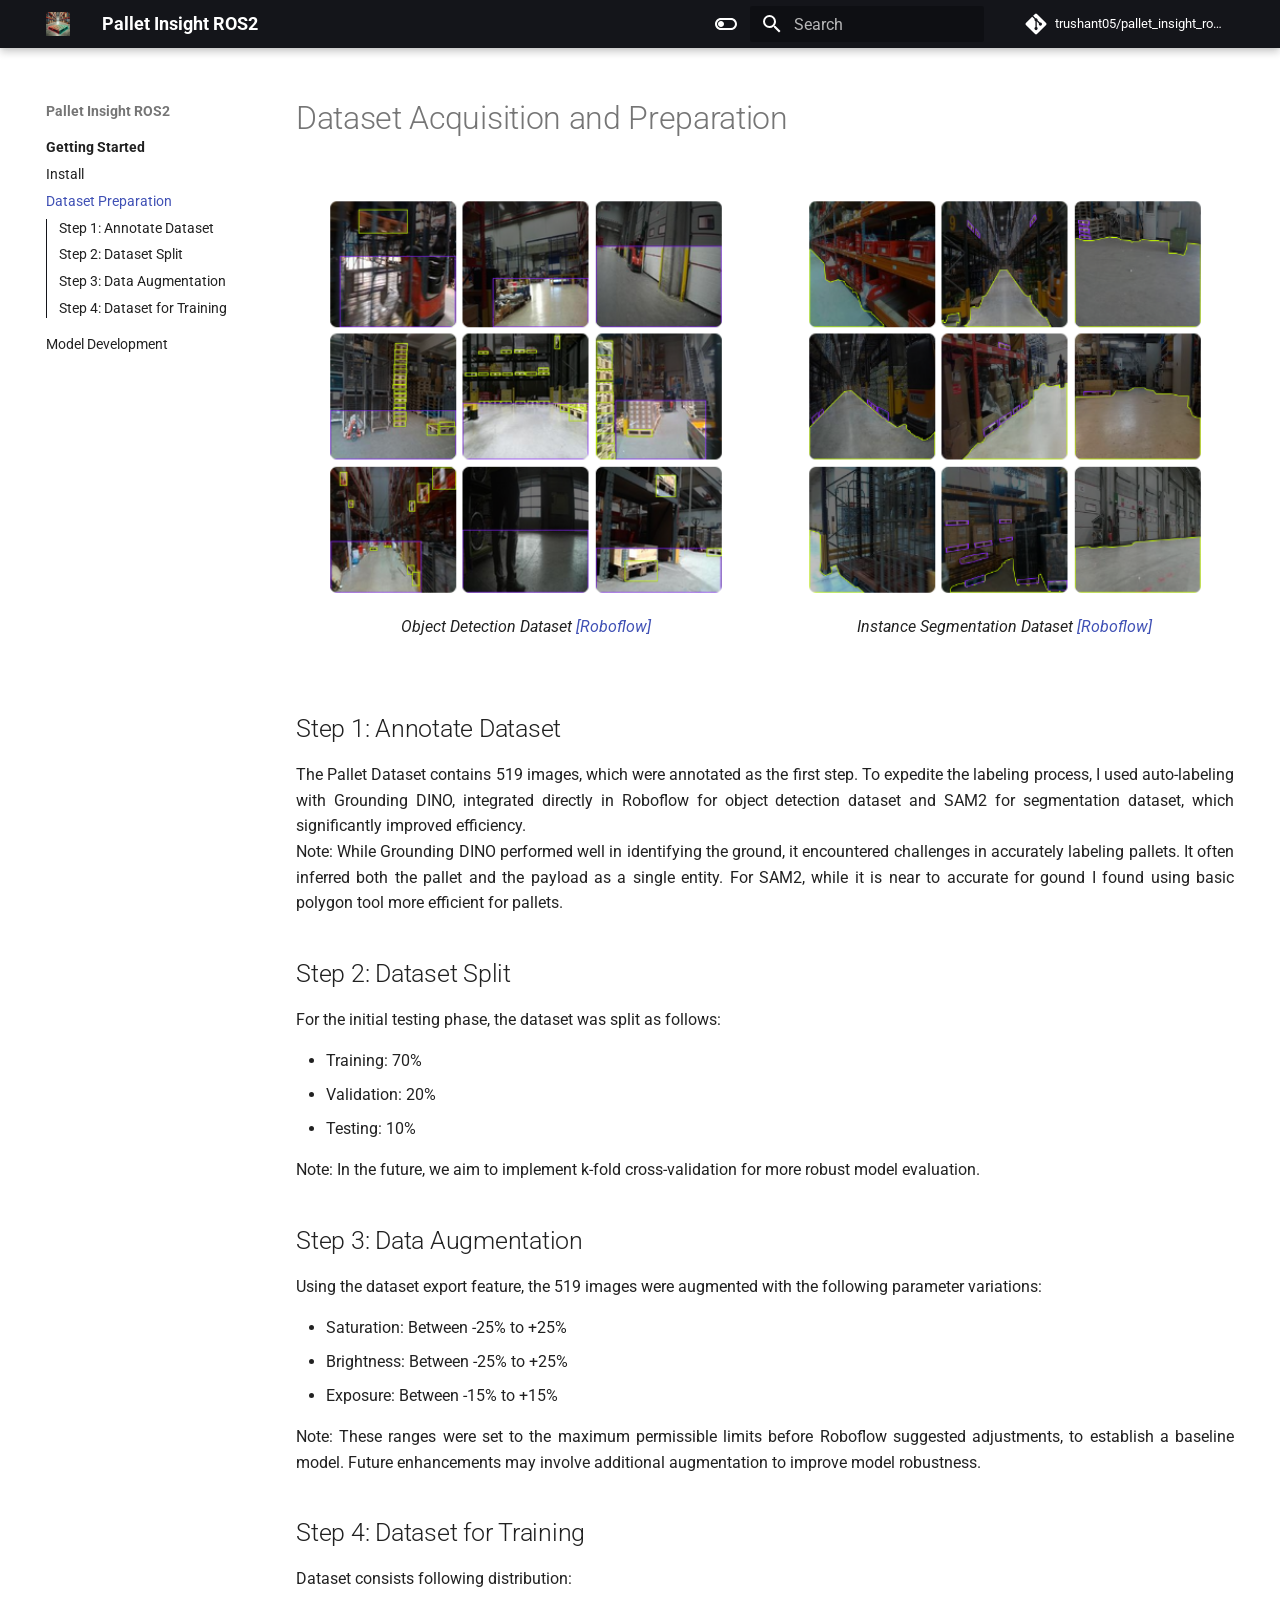
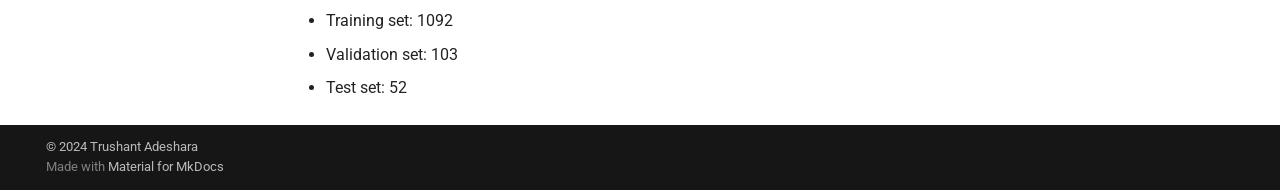
<file: data/index.html>
<!doctype html>
<html lang="en" class="no-js">
  <head>
    
      <meta charset="utf-8">
      <meta name="viewport" content="width=device-width,initial-scale=1">
      
      
        <meta name="author" content="Trushant Adeshara">
      
      
      
        <link rel="prev" href="../install/">
      
      
        <link rel="next" href="../model/">
      
      
      <link rel="icon" href="../assets/images/favicon.png">
      <meta name="generator" content="mkdocs-1.6.1, mkdocs-material-9.6.14">
    
    
      
        <title>Dataset Preparation - Pallet Insight ROS2</title>
      
    
    
      <link rel="stylesheet" href="../assets/stylesheets/main.342714a4.min.css">
      
        
        <link rel="stylesheet" href="../assets/stylesheets/palette.06af60db.min.css">
      
      


    
    
      
    
    
      
        
        
        <link rel="preconnect" href="https://fonts.gstatic.com" crossorigin>
        <link rel="stylesheet" href="https://fonts.googleapis.com/css?family=Roboto:300,300i,400,400i,700,700i%7CRoboto+Mono:400,400i,700,700i&display=fallback">
        <style>:root{--md-text-font:"Roboto";--md-code-font:"Roboto Mono"}</style>
      
    
    
      <link rel="stylesheet" href="../assets/css/extra.css">
    
    <script>__md_scope=new URL("..",location),__md_hash=e=>[...e].reduce(((e,_)=>(e<<5)-e+_.charCodeAt(0)),0),__md_get=(e,_=localStorage,t=__md_scope)=>JSON.parse(_.getItem(t.pathname+"."+e)),__md_set=(e,_,t=localStorage,a=__md_scope)=>{try{t.setItem(a.pathname+"."+e,JSON.stringify(_))}catch(e){}}</script>
    
      

    
    
    
  </head>
  
  
    
    
      
    
    
    
    
    <body dir="ltr" data-md-color-scheme="default" data-md-color-primary="black" data-md-color-accent="teal">
  
    
    <input class="md-toggle" data-md-toggle="drawer" type="checkbox" id="__drawer" autocomplete="off">
    <input class="md-toggle" data-md-toggle="search" type="checkbox" id="__search" autocomplete="off">
    <label class="md-overlay" for="__drawer"></label>
    <div data-md-component="skip">
      
        
        <a href="#dataset-acquisition-and-preparation" class="md-skip">
          Skip to content
        </a>
      
    </div>
    <div data-md-component="announce">
      
    </div>
    
    
      

  

<header class="md-header md-header--shadow md-header--lifted" data-md-component="header">
  <nav class="md-header__inner md-grid" aria-label="Header">
    <a href=".." title="Pallet Insight ROS2" class="md-header__button md-logo" aria-label="Pallet Insight ROS2" data-md-component="logo">
      
  <img src="../assets/img/logo.png" alt="logo">

    </a>
    <label class="md-header__button md-icon" for="__drawer">
      
      <svg xmlns="http://www.w3.org/2000/svg" viewBox="0 0 24 24"><path d="M3 6h18v2H3zm0 5h18v2H3zm0 5h18v2H3z"/></svg>
    </label>
    <div class="md-header__title" data-md-component="header-title">
      <div class="md-header__ellipsis">
        <div class="md-header__topic">
          <span class="md-ellipsis">
            Pallet Insight ROS2
          </span>
        </div>
        <div class="md-header__topic" data-md-component="header-topic">
          <span class="md-ellipsis">
            
              Dataset Preparation
            
          </span>
        </div>
      </div>
    </div>
    
      
        <form class="md-header__option" data-md-component="palette">
  
    
    
    
    <input class="md-option" data-md-color-media="" data-md-color-scheme="default" data-md-color-primary="black" data-md-color-accent="teal"  aria-label="Switch to dark mode"  type="radio" name="__palette" id="__palette_0">
    
      <label class="md-header__button md-icon" title="Switch to dark mode" for="__palette_1" hidden>
        <svg xmlns="http://www.w3.org/2000/svg" viewBox="0 0 24 24"><path d="M17 6H7c-3.31 0-6 2.69-6 6s2.69 6 6 6h10c3.31 0 6-2.69 6-6s-2.69-6-6-6m0 10H7c-2.21 0-4-1.79-4-4s1.79-4 4-4h10c2.21 0 4 1.79 4 4s-1.79 4-4 4M7 9c-1.66 0-3 1.34-3 3s1.34 3 3 3 3-1.34 3-3-1.34-3-3-3"/></svg>
      </label>
    
  
    
    
    
    <input class="md-option" data-md-color-media="" data-md-color-scheme="slate" data-md-color-primary="black" data-md-color-accent="lime"  aria-label="Switch to light mode"  type="radio" name="__palette" id="__palette_1">
    
      <label class="md-header__button md-icon" title="Switch to light mode" for="__palette_0" hidden>
        <svg xmlns="http://www.w3.org/2000/svg" viewBox="0 0 24 24"><path d="M17 7H7a5 5 0 0 0-5 5 5 5 0 0 0 5 5h10a5 5 0 0 0 5-5 5 5 0 0 0-5-5m0 8a3 3 0 0 1-3-3 3 3 0 0 1 3-3 3 3 0 0 1 3 3 3 3 0 0 1-3 3"/></svg>
      </label>
    
  
</form>
      
    
    
      <script>var palette=__md_get("__palette");if(palette&&palette.color){if("(prefers-color-scheme)"===palette.color.media){var media=matchMedia("(prefers-color-scheme: light)"),input=document.querySelector(media.matches?"[data-md-color-media='(prefers-color-scheme: light)']":"[data-md-color-media='(prefers-color-scheme: dark)']");palette.color.media=input.getAttribute("data-md-color-media"),palette.color.scheme=input.getAttribute("data-md-color-scheme"),palette.color.primary=input.getAttribute("data-md-color-primary"),palette.color.accent=input.getAttribute("data-md-color-accent")}for(var[key,value]of Object.entries(palette.color))document.body.setAttribute("data-md-color-"+key,value)}</script>
    
    
    
      
      
        <label class="md-header__button md-icon" for="__search">
          
          <svg xmlns="http://www.w3.org/2000/svg" viewBox="0 0 24 24"><path d="M9.5 3A6.5 6.5 0 0 1 16 9.5c0 1.61-.59 3.09-1.56 4.23l.27.27h.79l5 5-1.5 1.5-5-5v-.79l-.27-.27A6.52 6.52 0 0 1 9.5 16 6.5 6.5 0 0 1 3 9.5 6.5 6.5 0 0 1 9.5 3m0 2C7 5 5 7 5 9.5S7 14 9.5 14 14 12 14 9.5 12 5 9.5 5"/></svg>
        </label>
        <div class="md-search" data-md-component="search" role="dialog">
  <label class="md-search__overlay" for="__search"></label>
  <div class="md-search__inner" role="search">
    <form class="md-search__form" name="search">
      <input type="text" class="md-search__input" name="query" aria-label="Search" placeholder="Search" autocapitalize="off" autocorrect="off" autocomplete="off" spellcheck="false" data-md-component="search-query" required>
      <label class="md-search__icon md-icon" for="__search">
        
        <svg xmlns="http://www.w3.org/2000/svg" viewBox="0 0 24 24"><path d="M9.5 3A6.5 6.5 0 0 1 16 9.5c0 1.61-.59 3.09-1.56 4.23l.27.27h.79l5 5-1.5 1.5-5-5v-.79l-.27-.27A6.52 6.52 0 0 1 9.5 16 6.5 6.5 0 0 1 3 9.5 6.5 6.5 0 0 1 9.5 3m0 2C7 5 5 7 5 9.5S7 14 9.5 14 14 12 14 9.5 12 5 9.5 5"/></svg>
        
        <svg xmlns="http://www.w3.org/2000/svg" viewBox="0 0 24 24"><path d="M20 11v2H8l5.5 5.5-1.42 1.42L4.16 12l7.92-7.92L13.5 5.5 8 11z"/></svg>
      </label>
      <nav class="md-search__options" aria-label="Search">
        
        <button type="reset" class="md-search__icon md-icon" title="Clear" aria-label="Clear" tabindex="-1">
          
          <svg xmlns="http://www.w3.org/2000/svg" viewBox="0 0 24 24"><path d="M19 6.41 17.59 5 12 10.59 6.41 5 5 6.41 10.59 12 5 17.59 6.41 19 12 13.41 17.59 19 19 17.59 13.41 12z"/></svg>
        </button>
      </nav>
      
        <div class="md-search__suggest" data-md-component="search-suggest"></div>
      
    </form>
    <div class="md-search__output">
      <div class="md-search__scrollwrap" tabindex="0" data-md-scrollfix>
        <div class="md-search-result" data-md-component="search-result">
          <div class="md-search-result__meta">
            Initializing search
          </div>
          <ol class="md-search-result__list" role="presentation"></ol>
        </div>
      </div>
    </div>
  </div>
</div>
      
    
    
      <div class="md-header__source">
        <a href="https://github.com/trushant05/pallet_insight_ros2" title="Go to repository" class="md-source" data-md-component="source">
  <div class="md-source__icon md-icon">
    
    <svg xmlns="http://www.w3.org/2000/svg" viewBox="0 0 448 512"><!--! Font Awesome Free 6.7.2 by @fontawesome - https://fontawesome.com License - https://fontawesome.com/license/free (Icons: CC BY 4.0, Fonts: SIL OFL 1.1, Code: MIT License) Copyright 2024 Fonticons, Inc.--><path d="M439.55 236.05 244 40.45a28.87 28.87 0 0 0-40.81 0l-40.66 40.63 51.52 51.52c27.06-9.14 52.68 16.77 43.39 43.68l49.66 49.66c34.23-11.8 61.18 31 35.47 56.69-26.49 26.49-70.21-2.87-56-37.34L240.22 199v121.85c25.3 12.54 22.26 41.85 9.08 55a34.34 34.34 0 0 1-48.55 0c-17.57-17.6-11.07-46.91 11.25-56v-123c-20.8-8.51-24.6-30.74-18.64-45L142.57 101 8.45 235.14a28.86 28.86 0 0 0 0 40.81l195.61 195.6a28.86 28.86 0 0 0 40.8 0l194.69-194.69a28.86 28.86 0 0 0 0-40.81"/></svg>
  </div>
  <div class="md-source__repository">
    trushant05/pallet_insight_ros2
  </div>
</a>
      </div>
    
  </nav>
  
    
  
</header>
    
    <div class="md-container" data-md-component="container">
      
      
        
      
      <main class="md-main" data-md-component="main">
        <div class="md-main__inner md-grid">
          
            
              
              <div class="md-sidebar md-sidebar--primary" data-md-component="sidebar" data-md-type="navigation" >
                <div class="md-sidebar__scrollwrap">
                  <div class="md-sidebar__inner">
                    



  

<nav class="md-nav md-nav--primary md-nav--integrated" aria-label="Navigation" data-md-level="0">
  <label class="md-nav__title" for="__drawer">
    <a href=".." title="Pallet Insight ROS2" class="md-nav__button md-logo" aria-label="Pallet Insight ROS2" data-md-component="logo">
      
  <img src="../assets/img/logo.png" alt="logo">

    </a>
    Pallet Insight ROS2
  </label>
  
    <div class="md-nav__source">
      <a href="https://github.com/trushant05/pallet_insight_ros2" title="Go to repository" class="md-source" data-md-component="source">
  <div class="md-source__icon md-icon">
    
    <svg xmlns="http://www.w3.org/2000/svg" viewBox="0 0 448 512"><!--! Font Awesome Free 6.7.2 by @fontawesome - https://fontawesome.com License - https://fontawesome.com/license/free (Icons: CC BY 4.0, Fonts: SIL OFL 1.1, Code: MIT License) Copyright 2024 Fonticons, Inc.--><path d="M439.55 236.05 244 40.45a28.87 28.87 0 0 0-40.81 0l-40.66 40.63 51.52 51.52c27.06-9.14 52.68 16.77 43.39 43.68l49.66 49.66c34.23-11.8 61.18 31 35.47 56.69-26.49 26.49-70.21-2.87-56-37.34L240.22 199v121.85c25.3 12.54 22.26 41.85 9.08 55a34.34 34.34 0 0 1-48.55 0c-17.57-17.6-11.07-46.91 11.25-56v-123c-20.8-8.51-24.6-30.74-18.64-45L142.57 101 8.45 235.14a28.86 28.86 0 0 0 0 40.81l195.61 195.6a28.86 28.86 0 0 0 40.8 0l194.69-194.69a28.86 28.86 0 0 0 0-40.81"/></svg>
  </div>
  <div class="md-source__repository">
    trushant05/pallet_insight_ros2
  </div>
</a>
    </div>
  
  <ul class="md-nav__list" data-md-scrollfix>
    
      
      
  
  
    
  
  
  
    
    
      
        
          
        
      
        
      
        
      
        
      
    
    
    
      
        
        
      
    
    
    <li class="md-nav__item md-nav__item--active md-nav__item--section md-nav__item--nested">
      
        
        
        <input class="md-nav__toggle md-toggle " type="checkbox" id="__nav_1" checked>
        
          
          <div class="md-nav__link md-nav__container">
            <a href=".." class="md-nav__link ">
              
  
  
  <span class="md-ellipsis">
    Getting Started
    
  </span>
  

            </a>
            
              
              <label class="md-nav__link " for="__nav_1" id="__nav_1_label" tabindex="">
                <span class="md-nav__icon md-icon"></span>
              </label>
            
          </div>
        
        <nav class="md-nav" data-md-level="1" aria-labelledby="__nav_1_label" aria-expanded="true">
          <label class="md-nav__title" for="__nav_1">
            <span class="md-nav__icon md-icon"></span>
            Getting Started
          </label>
          <ul class="md-nav__list" data-md-scrollfix>
            
              
            
              
                
  
  
  
  
    <li class="md-nav__item">
      <a href="../install/" class="md-nav__link">
        
  
  
  <span class="md-ellipsis">
    Install
    
  </span>
  

      </a>
    </li>
  

              
            
              
                
  
  
    
  
  
  
    <li class="md-nav__item md-nav__item--active">
      
      <input class="md-nav__toggle md-toggle" type="checkbox" id="__toc">
      
      
        
      
      
        <label class="md-nav__link md-nav__link--active" for="__toc">
          
  
  
  <span class="md-ellipsis">
    Dataset Preparation
    
  </span>
  

          <span class="md-nav__icon md-icon"></span>
        </label>
      
      <a href="./" class="md-nav__link md-nav__link--active">
        
  
  
  <span class="md-ellipsis">
    Dataset Preparation
    
  </span>
  

      </a>
      
        

<nav class="md-nav md-nav--secondary" aria-label="Table of contents">
  
  
  
    
  
  
    <label class="md-nav__title" for="__toc">
      <span class="md-nav__icon md-icon"></span>
      Table of contents
    </label>
    <ul class="md-nav__list" data-md-component="toc" data-md-scrollfix>
      
        <li class="md-nav__item">
  <a href="#step-1-annotate-dataset" class="md-nav__link">
    <span class="md-ellipsis">
      Step 1: Annotate Dataset
    </span>
  </a>
  
</li>
      
        <li class="md-nav__item">
  <a href="#step-2-dataset-split" class="md-nav__link">
    <span class="md-ellipsis">
      Step 2: Dataset Split
    </span>
  </a>
  
</li>
      
        <li class="md-nav__item">
  <a href="#step-3-data-augmentation" class="md-nav__link">
    <span class="md-ellipsis">
      Step 3: Data Augmentation
    </span>
  </a>
  
</li>
      
        <li class="md-nav__item">
  <a href="#step-4-dataset-for-training" class="md-nav__link">
    <span class="md-ellipsis">
      Step 4: Dataset for Training
    </span>
  </a>
  
</li>
      
    </ul>
  
</nav>
      
    </li>
  

              
            
              
                
  
  
  
  
    <li class="md-nav__item">
      <a href="../model/" class="md-nav__link">
        
  
  
  <span class="md-ellipsis">
    Model Development
    
  </span>
  

      </a>
    </li>
  

              
            
          </ul>
        </nav>
      
    </li>
  

    
  </ul>
</nav>
                  </div>
                </div>
              </div>
            
            
          
          
            <div class="md-content" data-md-component="content">
              <article class="md-content__inner md-typeset">
                
                  


  
  


<h1 id="dataset-acquisition-and-preparation">Dataset Acquisition and Preparation</h1>
<div style="display: flex; justify-content: space-around; align-items: flex-start; gap: 20px;">
  <figure>
      <img src="../assets/img/detection_ds.png" alt="Detection Dataset" width="400">
      <figcaption>Object Detection Dataset <a href="https://universe.roboflow.com/experimental-ksz9k/pallet-insight">[Roboflow]</a></figcaption>
  </figure>
  <figure>
      <img src="../assets/img/semantic_ds.png" alt="Segmentation Dataset" width="400">
      <figcaption>Instance Segmentation Dataset <a href="https://universe.roboflow.com/experimental-ksz9k/pallet-insight-rfsrt/dataset/1">[Roboflow]</a></figcaption>
  </figure>
  </div>

<h2 id="step-1-annotate-dataset">Step 1: Annotate Dataset</h2>
<div class="justified-content">
The Pallet Dataset contains 519 images, which were annotated as the first step. To expedite the labeling process, I used auto-labeling with Grounding DINO, integrated directly in Roboflow for object detection dataset and SAM2 for segmentation dataset, which significantly improved efficiency.
</div>

<div class="justified-content">
Note: While Grounding DINO performed well in identifying the ground, it encountered challenges in accurately labeling pallets. It often inferred both the pallet and the payload as a single entity. For SAM2, while it is near to accurate for gound I found using basic polygon tool more efficient for pallets.
</div>

<h2 id="step-2-dataset-split">Step 2: Dataset Split</h2>
<p>For the initial testing phase, the dataset was split as follows:</p>
<ul>
<li>Training: 70%</li>
<li>Validation: 20%</li>
<li>Testing: 10%</li>
</ul>
<p>Note: In the future, we aim to implement k-fold cross-validation for more robust model evaluation.</p>
<h2 id="step-3-data-augmentation">Step 3: Data Augmentation</h2>
<p>Using the dataset export feature, the 519 images were augmented with the following parameter variations:</p>
<ul>
<li>Saturation: Between -25% to +25%</li>
<li>Brightness: Between -25% to +25%</li>
<li>Exposure: Between -15% to +15%</li>
</ul>
<div class="justified-content">
Note: These ranges were set to the maximum permissible limits before Roboflow suggested adjustments, to establish a baseline model. Future enhancements may involve additional augmentation to improve model robustness.
</div>

<h2 id="step-4-dataset-for-training">Step 4: Dataset for Training</h2>
<p>Dataset consists following distribution:</p>
<ul>
<li>Training set: 1092</li>
<li>Validation set: 103</li>
<li>Test set: 52 </li>
</ul>












                
              </article>
            </div>
          
          
  <script>var tabs=__md_get("__tabs");if(Array.isArray(tabs))e:for(var set of document.querySelectorAll(".tabbed-set")){var labels=set.querySelector(".tabbed-labels");for(var tab of tabs)for(var label of labels.getElementsByTagName("label"))if(label.innerText.trim()===tab){var input=document.getElementById(label.htmlFor);input.checked=!0;continue e}}</script>

<script>var target=document.getElementById(location.hash.slice(1));target&&target.name&&(target.checked=target.name.startsWith("__tabbed_"))</script>
        </div>
        
          <button type="button" class="md-top md-icon" data-md-component="top" hidden>
  
  <svg xmlns="http://www.w3.org/2000/svg" viewBox="0 0 24 24"><path d="M13 20h-2V8l-5.5 5.5-1.42-1.42L12 4.16l7.92 7.92-1.42 1.42L13 8z"/></svg>
  Back to top
</button>
        
      </main>
      
        <footer class="md-footer">
  
  <div class="md-footer-meta md-typeset">
    <div class="md-footer-meta__inner md-grid">
      <div class="md-copyright">
  
    <div class="md-copyright__highlight">
      &copy; 2024 <a href="https://github.com/trushant05" target="_blank" rel="noopener">Trushant Adeshara</a>

    </div>
  
  
    Made with
    <a href="https://squidfunk.github.io/mkdocs-material/" target="_blank" rel="noopener">
      Material for MkDocs
    </a>
  
</div>
      
    </div>
  </div>
</footer>
      
    </div>
    <div class="md-dialog" data-md-component="dialog">
      <div class="md-dialog__inner md-typeset"></div>
    </div>
    
    
    
      
      <script id="__config" type="application/json">{"base": "..", "features": ["navigation.tabs.sticky", "navigation.sections", "navigation.path", "navigation.indexes", "toc.integrate", "navigation.top", "search.suggest", "search.highlight", "content.tabs.link", "content.code.annotation", "content.code.copy"], "search": "../assets/javascripts/workers/search.d50fe291.min.js", "tags": null, "translations": {"clipboard.copied": "Copied to clipboard", "clipboard.copy": "Copy to clipboard", "search.result.more.one": "1 more on this page", "search.result.more.other": "# more on this page", "search.result.none": "No matching documents", "search.result.one": "1 matching document", "search.result.other": "# matching documents", "search.result.placeholder": "Type to start searching", "search.result.term.missing": "Missing", "select.version": "Select version"}, "version": null}</script>
    
    
      <script src="../assets/javascripts/bundle.13a4f30d.min.js"></script>
      
    
  </body>
</html>
</file>
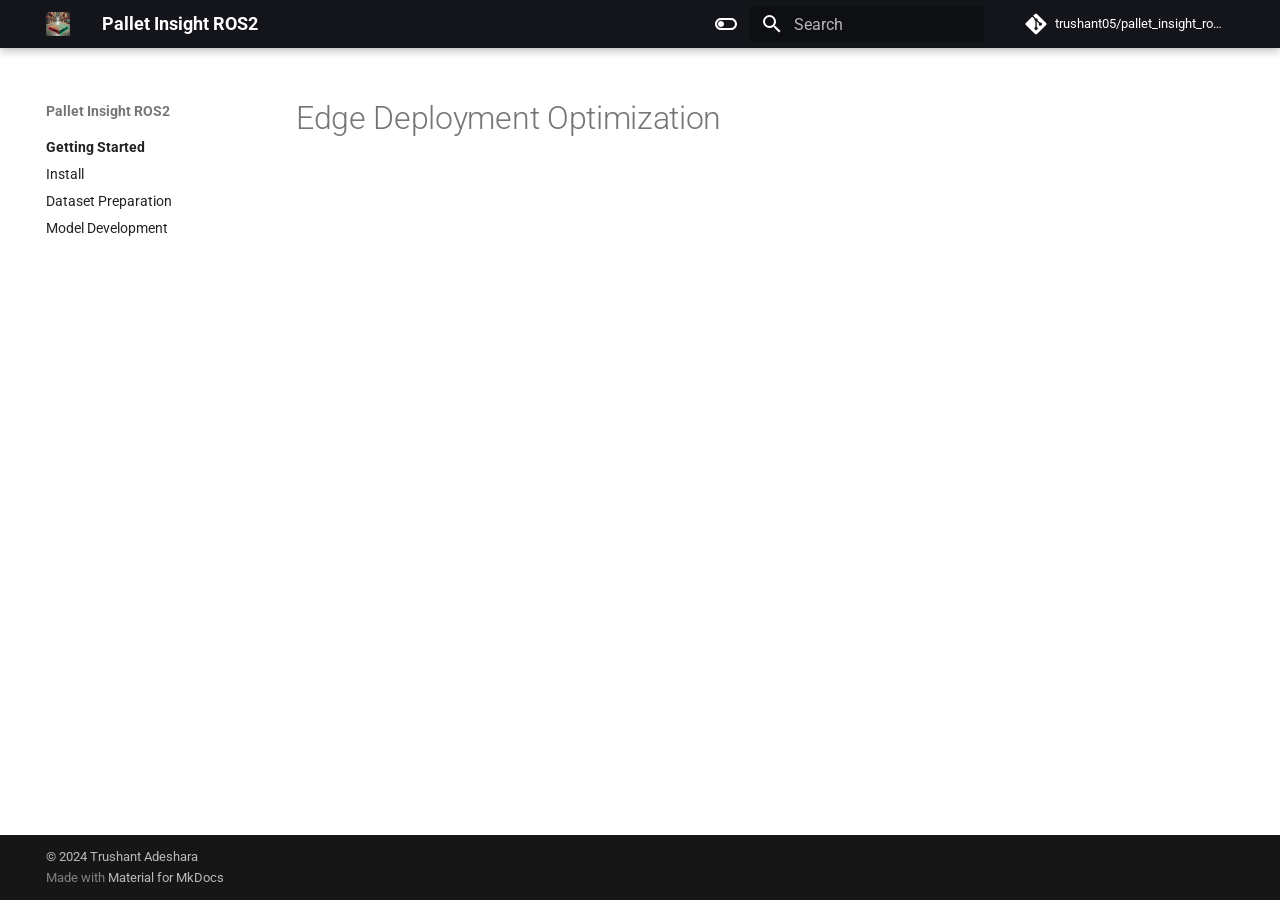
<file: deploy/index.html>
<!doctype html>
<html lang="en" class="no-js">
  <head>
    
      <meta charset="utf-8">
      <meta name="viewport" content="width=device-width,initial-scale=1">
      
      
        <meta name="author" content="Trushant Adeshara">
      
      
      
      
      
      <link rel="icon" href="../assets/images/favicon.png">
      <meta name="generator" content="mkdocs-1.6.1, mkdocs-material-9.6.14">
    
    
      
        <title>Edge Deployment Optimization - Pallet Insight ROS2</title>
      
    
    
      <link rel="stylesheet" href="../assets/stylesheets/main.342714a4.min.css">
      
        
        <link rel="stylesheet" href="../assets/stylesheets/palette.06af60db.min.css">
      
      


    
    
      
    
    
      
        
        
        <link rel="preconnect" href="https://fonts.gstatic.com" crossorigin>
        <link rel="stylesheet" href="https://fonts.googleapis.com/css?family=Roboto:300,300i,400,400i,700,700i%7CRoboto+Mono:400,400i,700,700i&display=fallback">
        <style>:root{--md-text-font:"Roboto";--md-code-font:"Roboto Mono"}</style>
      
    
    
      <link rel="stylesheet" href="../assets/css/extra.css">
    
    <script>__md_scope=new URL("..",location),__md_hash=e=>[...e].reduce(((e,_)=>(e<<5)-e+_.charCodeAt(0)),0),__md_get=(e,_=localStorage,t=__md_scope)=>JSON.parse(_.getItem(t.pathname+"."+e)),__md_set=(e,_,t=localStorage,a=__md_scope)=>{try{t.setItem(a.pathname+"."+e,JSON.stringify(_))}catch(e){}}</script>
    
      

    
    
    
  </head>
  
  
    
    
      
    
    
    
    
    <body dir="ltr" data-md-color-scheme="default" data-md-color-primary="black" data-md-color-accent="teal">
  
    
    <input class="md-toggle" data-md-toggle="drawer" type="checkbox" id="__drawer" autocomplete="off">
    <input class="md-toggle" data-md-toggle="search" type="checkbox" id="__search" autocomplete="off">
    <label class="md-overlay" for="__drawer"></label>
    <div data-md-component="skip">
      
        
        <a href="#edge-deployment-optimization" class="md-skip">
          Skip to content
        </a>
      
    </div>
    <div data-md-component="announce">
      
    </div>
    
    
      

  

<header class="md-header md-header--shadow md-header--lifted" data-md-component="header">
  <nav class="md-header__inner md-grid" aria-label="Header">
    <a href=".." title="Pallet Insight ROS2" class="md-header__button md-logo" aria-label="Pallet Insight ROS2" data-md-component="logo">
      
  <img src="../assets/img/logo.png" alt="logo">

    </a>
    <label class="md-header__button md-icon" for="__drawer">
      
      <svg xmlns="http://www.w3.org/2000/svg" viewBox="0 0 24 24"><path d="M3 6h18v2H3zm0 5h18v2H3zm0 5h18v2H3z"/></svg>
    </label>
    <div class="md-header__title" data-md-component="header-title">
      <div class="md-header__ellipsis">
        <div class="md-header__topic">
          <span class="md-ellipsis">
            Pallet Insight ROS2
          </span>
        </div>
        <div class="md-header__topic" data-md-component="header-topic">
          <span class="md-ellipsis">
            
              Edge Deployment Optimization
            
          </span>
        </div>
      </div>
    </div>
    
      
        <form class="md-header__option" data-md-component="palette">
  
    
    
    
    <input class="md-option" data-md-color-media="" data-md-color-scheme="default" data-md-color-primary="black" data-md-color-accent="teal"  aria-label="Switch to dark mode"  type="radio" name="__palette" id="__palette_0">
    
      <label class="md-header__button md-icon" title="Switch to dark mode" for="__palette_1" hidden>
        <svg xmlns="http://www.w3.org/2000/svg" viewBox="0 0 24 24"><path d="M17 6H7c-3.31 0-6 2.69-6 6s2.69 6 6 6h10c3.31 0 6-2.69 6-6s-2.69-6-6-6m0 10H7c-2.21 0-4-1.79-4-4s1.79-4 4-4h10c2.21 0 4 1.79 4 4s-1.79 4-4 4M7 9c-1.66 0-3 1.34-3 3s1.34 3 3 3 3-1.34 3-3-1.34-3-3-3"/></svg>
      </label>
    
  
    
    
    
    <input class="md-option" data-md-color-media="" data-md-color-scheme="slate" data-md-color-primary="black" data-md-color-accent="lime"  aria-label="Switch to light mode"  type="radio" name="__palette" id="__palette_1">
    
      <label class="md-header__button md-icon" title="Switch to light mode" for="__palette_0" hidden>
        <svg xmlns="http://www.w3.org/2000/svg" viewBox="0 0 24 24"><path d="M17 7H7a5 5 0 0 0-5 5 5 5 0 0 0 5 5h10a5 5 0 0 0 5-5 5 5 0 0 0-5-5m0 8a3 3 0 0 1-3-3 3 3 0 0 1 3-3 3 3 0 0 1 3 3 3 3 0 0 1-3 3"/></svg>
      </label>
    
  
</form>
      
    
    
      <script>var palette=__md_get("__palette");if(palette&&palette.color){if("(prefers-color-scheme)"===palette.color.media){var media=matchMedia("(prefers-color-scheme: light)"),input=document.querySelector(media.matches?"[data-md-color-media='(prefers-color-scheme: light)']":"[data-md-color-media='(prefers-color-scheme: dark)']");palette.color.media=input.getAttribute("data-md-color-media"),palette.color.scheme=input.getAttribute("data-md-color-scheme"),palette.color.primary=input.getAttribute("data-md-color-primary"),palette.color.accent=input.getAttribute("data-md-color-accent")}for(var[key,value]of Object.entries(palette.color))document.body.setAttribute("data-md-color-"+key,value)}</script>
    
    
    
      
      
        <label class="md-header__button md-icon" for="__search">
          
          <svg xmlns="http://www.w3.org/2000/svg" viewBox="0 0 24 24"><path d="M9.5 3A6.5 6.5 0 0 1 16 9.5c0 1.61-.59 3.09-1.56 4.23l.27.27h.79l5 5-1.5 1.5-5-5v-.79l-.27-.27A6.52 6.52 0 0 1 9.5 16 6.5 6.5 0 0 1 3 9.5 6.5 6.5 0 0 1 9.5 3m0 2C7 5 5 7 5 9.5S7 14 9.5 14 14 12 14 9.5 12 5 9.5 5"/></svg>
        </label>
        <div class="md-search" data-md-component="search" role="dialog">
  <label class="md-search__overlay" for="__search"></label>
  <div class="md-search__inner" role="search">
    <form class="md-search__form" name="search">
      <input type="text" class="md-search__input" name="query" aria-label="Search" placeholder="Search" autocapitalize="off" autocorrect="off" autocomplete="off" spellcheck="false" data-md-component="search-query" required>
      <label class="md-search__icon md-icon" for="__search">
        
        <svg xmlns="http://www.w3.org/2000/svg" viewBox="0 0 24 24"><path d="M9.5 3A6.5 6.5 0 0 1 16 9.5c0 1.61-.59 3.09-1.56 4.23l.27.27h.79l5 5-1.5 1.5-5-5v-.79l-.27-.27A6.52 6.52 0 0 1 9.5 16 6.5 6.5 0 0 1 3 9.5 6.5 6.5 0 0 1 9.5 3m0 2C7 5 5 7 5 9.5S7 14 9.5 14 14 12 14 9.5 12 5 9.5 5"/></svg>
        
        <svg xmlns="http://www.w3.org/2000/svg" viewBox="0 0 24 24"><path d="M20 11v2H8l5.5 5.5-1.42 1.42L4.16 12l7.92-7.92L13.5 5.5 8 11z"/></svg>
      </label>
      <nav class="md-search__options" aria-label="Search">
        
        <button type="reset" class="md-search__icon md-icon" title="Clear" aria-label="Clear" tabindex="-1">
          
          <svg xmlns="http://www.w3.org/2000/svg" viewBox="0 0 24 24"><path d="M19 6.41 17.59 5 12 10.59 6.41 5 5 6.41 10.59 12 5 17.59 6.41 19 12 13.41 17.59 19 19 17.59 13.41 12z"/></svg>
        </button>
      </nav>
      
        <div class="md-search__suggest" data-md-component="search-suggest"></div>
      
    </form>
    <div class="md-search__output">
      <div class="md-search__scrollwrap" tabindex="0" data-md-scrollfix>
        <div class="md-search-result" data-md-component="search-result">
          <div class="md-search-result__meta">
            Initializing search
          </div>
          <ol class="md-search-result__list" role="presentation"></ol>
        </div>
      </div>
    </div>
  </div>
</div>
      
    
    
      <div class="md-header__source">
        <a href="https://github.com/trushant05/pallet_insight_ros2" title="Go to repository" class="md-source" data-md-component="source">
  <div class="md-source__icon md-icon">
    
    <svg xmlns="http://www.w3.org/2000/svg" viewBox="0 0 448 512"><!--! Font Awesome Free 6.7.2 by @fontawesome - https://fontawesome.com License - https://fontawesome.com/license/free (Icons: CC BY 4.0, Fonts: SIL OFL 1.1, Code: MIT License) Copyright 2024 Fonticons, Inc.--><path d="M439.55 236.05 244 40.45a28.87 28.87 0 0 0-40.81 0l-40.66 40.63 51.52 51.52c27.06-9.14 52.68 16.77 43.39 43.68l49.66 49.66c34.23-11.8 61.18 31 35.47 56.69-26.49 26.49-70.21-2.87-56-37.34L240.22 199v121.85c25.3 12.54 22.26 41.85 9.08 55a34.34 34.34 0 0 1-48.55 0c-17.57-17.6-11.07-46.91 11.25-56v-123c-20.8-8.51-24.6-30.74-18.64-45L142.57 101 8.45 235.14a28.86 28.86 0 0 0 0 40.81l195.61 195.6a28.86 28.86 0 0 0 40.8 0l194.69-194.69a28.86 28.86 0 0 0 0-40.81"/></svg>
  </div>
  <div class="md-source__repository">
    trushant05/pallet_insight_ros2
  </div>
</a>
      </div>
    
  </nav>
  
    
  
</header>
    
    <div class="md-container" data-md-component="container">
      
      
        
      
      <main class="md-main" data-md-component="main">
        <div class="md-main__inner md-grid">
          
            
              
              <div class="md-sidebar md-sidebar--primary" data-md-component="sidebar" data-md-type="navigation" >
                <div class="md-sidebar__scrollwrap">
                  <div class="md-sidebar__inner">
                    



  

<nav class="md-nav md-nav--primary md-nav--integrated" aria-label="Navigation" data-md-level="0">
  <label class="md-nav__title" for="__drawer">
    <a href=".." title="Pallet Insight ROS2" class="md-nav__button md-logo" aria-label="Pallet Insight ROS2" data-md-component="logo">
      
  <img src="../assets/img/logo.png" alt="logo">

    </a>
    Pallet Insight ROS2
  </label>
  
    <div class="md-nav__source">
      <a href="https://github.com/trushant05/pallet_insight_ros2" title="Go to repository" class="md-source" data-md-component="source">
  <div class="md-source__icon md-icon">
    
    <svg xmlns="http://www.w3.org/2000/svg" viewBox="0 0 448 512"><!--! Font Awesome Free 6.7.2 by @fontawesome - https://fontawesome.com License - https://fontawesome.com/license/free (Icons: CC BY 4.0, Fonts: SIL OFL 1.1, Code: MIT License) Copyright 2024 Fonticons, Inc.--><path d="M439.55 236.05 244 40.45a28.87 28.87 0 0 0-40.81 0l-40.66 40.63 51.52 51.52c27.06-9.14 52.68 16.77 43.39 43.68l49.66 49.66c34.23-11.8 61.18 31 35.47 56.69-26.49 26.49-70.21-2.87-56-37.34L240.22 199v121.85c25.3 12.54 22.26 41.85 9.08 55a34.34 34.34 0 0 1-48.55 0c-17.57-17.6-11.07-46.91 11.25-56v-123c-20.8-8.51-24.6-30.74-18.64-45L142.57 101 8.45 235.14a28.86 28.86 0 0 0 0 40.81l195.61 195.6a28.86 28.86 0 0 0 40.8 0l194.69-194.69a28.86 28.86 0 0 0 0-40.81"/></svg>
  </div>
  <div class="md-source__repository">
    trushant05/pallet_insight_ros2
  </div>
</a>
    </div>
  
  <ul class="md-nav__list" data-md-scrollfix>
    
      
      
  
  
  
  
    
    
      
        
          
        
      
        
      
        
      
        
      
    
    
    
      
        
        
      
    
    
    <li class="md-nav__item md-nav__item--section md-nav__item--nested">
      
        
        
        <input class="md-nav__toggle md-toggle " type="checkbox" id="__nav_1" >
        
          
          <div class="md-nav__link md-nav__container">
            <a href=".." class="md-nav__link ">
              
  
  
  <span class="md-ellipsis">
    Getting Started
    
  </span>
  

            </a>
            
              
              <label class="md-nav__link " for="__nav_1" id="__nav_1_label" tabindex="">
                <span class="md-nav__icon md-icon"></span>
              </label>
            
          </div>
        
        <nav class="md-nav" data-md-level="1" aria-labelledby="__nav_1_label" aria-expanded="false">
          <label class="md-nav__title" for="__nav_1">
            <span class="md-nav__icon md-icon"></span>
            Getting Started
          </label>
          <ul class="md-nav__list" data-md-scrollfix>
            
              
            
              
                
  
  
  
  
    <li class="md-nav__item">
      <a href="../install/" class="md-nav__link">
        
  
  
  <span class="md-ellipsis">
    Install
    
  </span>
  

      </a>
    </li>
  

              
            
              
                
  
  
  
  
    <li class="md-nav__item">
      <a href="../data/" class="md-nav__link">
        
  
  
  <span class="md-ellipsis">
    Dataset Preparation
    
  </span>
  

      </a>
    </li>
  

              
            
              
                
  
  
  
  
    <li class="md-nav__item">
      <a href="../model/" class="md-nav__link">
        
  
  
  <span class="md-ellipsis">
    Model Development
    
  </span>
  

      </a>
    </li>
  

              
            
          </ul>
        </nav>
      
    </li>
  

    
  </ul>
</nav>
                  </div>
                </div>
              </div>
            
            
          
          
            <div class="md-content" data-md-component="content">
              <article class="md-content__inner md-typeset">
                
                  


  
  


<h1 id="edge-deployment-optimization">Edge Deployment Optimization</h1>












                
              </article>
            </div>
          
          
  <script>var tabs=__md_get("__tabs");if(Array.isArray(tabs))e:for(var set of document.querySelectorAll(".tabbed-set")){var labels=set.querySelector(".tabbed-labels");for(var tab of tabs)for(var label of labels.getElementsByTagName("label"))if(label.innerText.trim()===tab){var input=document.getElementById(label.htmlFor);input.checked=!0;continue e}}</script>

<script>var target=document.getElementById(location.hash.slice(1));target&&target.name&&(target.checked=target.name.startsWith("__tabbed_"))</script>
        </div>
        
          <button type="button" class="md-top md-icon" data-md-component="top" hidden>
  
  <svg xmlns="http://www.w3.org/2000/svg" viewBox="0 0 24 24"><path d="M13 20h-2V8l-5.5 5.5-1.42-1.42L12 4.16l7.92 7.92-1.42 1.42L13 8z"/></svg>
  Back to top
</button>
        
      </main>
      
        <footer class="md-footer">
  
  <div class="md-footer-meta md-typeset">
    <div class="md-footer-meta__inner md-grid">
      <div class="md-copyright">
  
    <div class="md-copyright__highlight">
      &copy; 2024 <a href="https://github.com/trushant05" target="_blank" rel="noopener">Trushant Adeshara</a>

    </div>
  
  
    Made with
    <a href="https://squidfunk.github.io/mkdocs-material/" target="_blank" rel="noopener">
      Material for MkDocs
    </a>
  
</div>
      
    </div>
  </div>
</footer>
      
    </div>
    <div class="md-dialog" data-md-component="dialog">
      <div class="md-dialog__inner md-typeset"></div>
    </div>
    
    
    
      
      <script id="__config" type="application/json">{"base": "..", "features": ["navigation.tabs.sticky", "navigation.sections", "navigation.path", "navigation.indexes", "toc.integrate", "navigation.top", "search.suggest", "search.highlight", "content.tabs.link", "content.code.annotation", "content.code.copy"], "search": "../assets/javascripts/workers/search.d50fe291.min.js", "tags": null, "translations": {"clipboard.copied": "Copied to clipboard", "clipboard.copy": "Copy to clipboard", "search.result.more.one": "1 more on this page", "search.result.more.other": "# more on this page", "search.result.none": "No matching documents", "search.result.one": "1 matching document", "search.result.other": "# matching documents", "search.result.placeholder": "Type to start searching", "search.result.term.missing": "Missing", "select.version": "Select version"}, "version": null}</script>
    
    
      <script src="../assets/javascripts/bundle.13a4f30d.min.js"></script>
      
    
  </body>
</html>
</file>
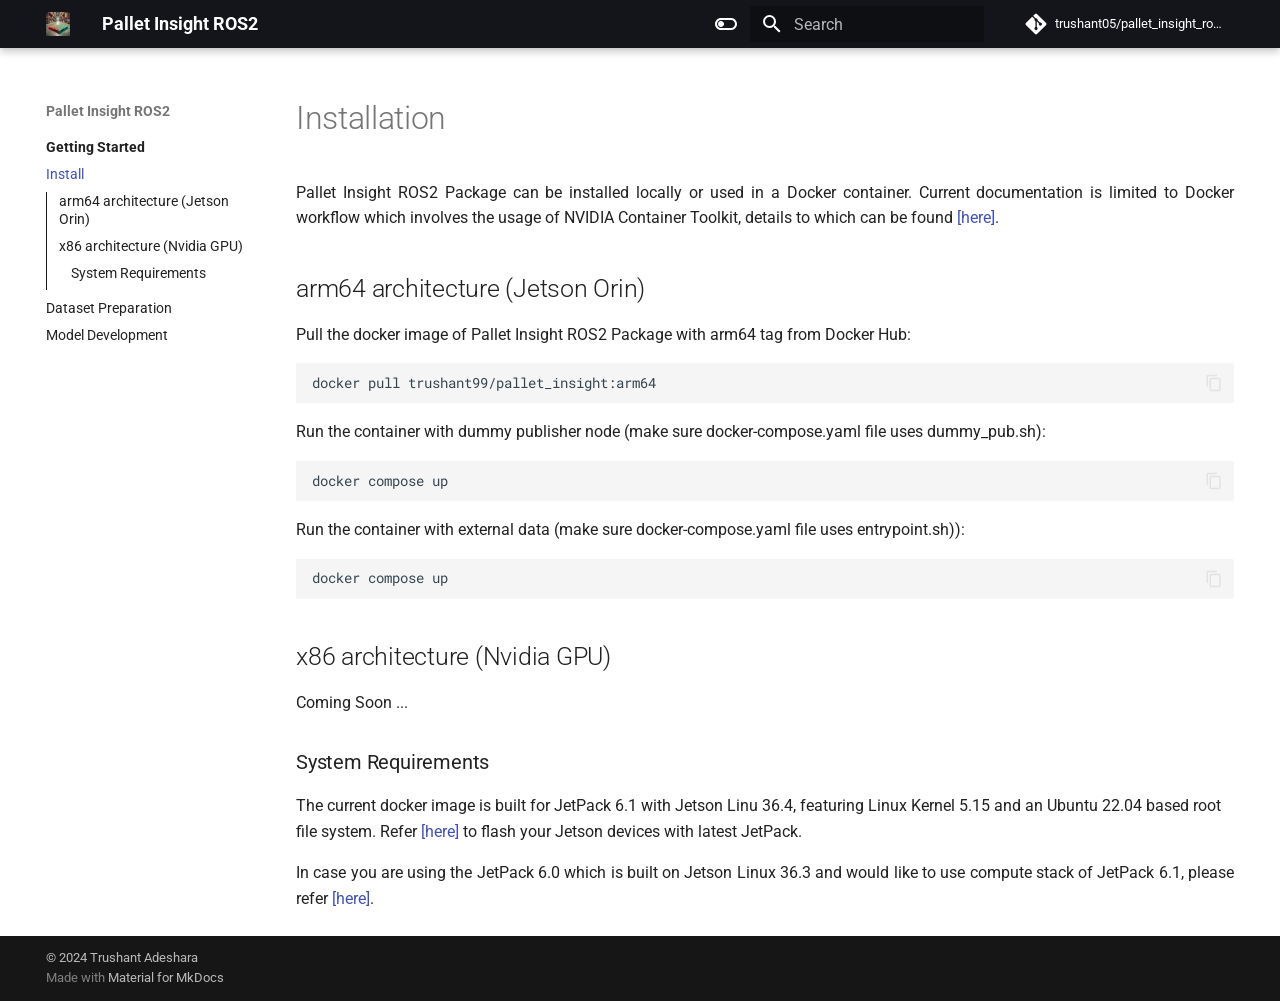
<file: install/index.html>
<!doctype html>
<html lang="en" class="no-js">
  <head>
    
      <meta charset="utf-8">
      <meta name="viewport" content="width=device-width,initial-scale=1">
      
      
        <meta name="author" content="Trushant Adeshara">
      
      
      
        <link rel="prev" href="..">
      
      
        <link rel="next" href="../data/">
      
      
      <link rel="icon" href="../assets/images/favicon.png">
      <meta name="generator" content="mkdocs-1.6.1, mkdocs-material-9.6.14">
    
    
      
        <title>Install - Pallet Insight ROS2</title>
      
    
    
      <link rel="stylesheet" href="../assets/stylesheets/main.342714a4.min.css">
      
        
        <link rel="stylesheet" href="../assets/stylesheets/palette.06af60db.min.css">
      
      


    
    
      
    
    
      
        
        
        <link rel="preconnect" href="https://fonts.gstatic.com" crossorigin>
        <link rel="stylesheet" href="https://fonts.googleapis.com/css?family=Roboto:300,300i,400,400i,700,700i%7CRoboto+Mono:400,400i,700,700i&display=fallback">
        <style>:root{--md-text-font:"Roboto";--md-code-font:"Roboto Mono"}</style>
      
    
    
      <link rel="stylesheet" href="../assets/css/extra.css">
    
    <script>__md_scope=new URL("..",location),__md_hash=e=>[...e].reduce(((e,_)=>(e<<5)-e+_.charCodeAt(0)),0),__md_get=(e,_=localStorage,t=__md_scope)=>JSON.parse(_.getItem(t.pathname+"."+e)),__md_set=(e,_,t=localStorage,a=__md_scope)=>{try{t.setItem(a.pathname+"."+e,JSON.stringify(_))}catch(e){}}</script>
    
      

    
    
    
  </head>
  
  
    
    
      
    
    
    
    
    <body dir="ltr" data-md-color-scheme="default" data-md-color-primary="black" data-md-color-accent="teal">
  
    
    <input class="md-toggle" data-md-toggle="drawer" type="checkbox" id="__drawer" autocomplete="off">
    <input class="md-toggle" data-md-toggle="search" type="checkbox" id="__search" autocomplete="off">
    <label class="md-overlay" for="__drawer"></label>
    <div data-md-component="skip">
      
        
        <a href="#installation" class="md-skip">
          Skip to content
        </a>
      
    </div>
    <div data-md-component="announce">
      
    </div>
    
    
      

  

<header class="md-header md-header--shadow md-header--lifted" data-md-component="header">
  <nav class="md-header__inner md-grid" aria-label="Header">
    <a href=".." title="Pallet Insight ROS2" class="md-header__button md-logo" aria-label="Pallet Insight ROS2" data-md-component="logo">
      
  <img src="../assets/img/logo.png" alt="logo">

    </a>
    <label class="md-header__button md-icon" for="__drawer">
      
      <svg xmlns="http://www.w3.org/2000/svg" viewBox="0 0 24 24"><path d="M3 6h18v2H3zm0 5h18v2H3zm0 5h18v2H3z"/></svg>
    </label>
    <div class="md-header__title" data-md-component="header-title">
      <div class="md-header__ellipsis">
        <div class="md-header__topic">
          <span class="md-ellipsis">
            Pallet Insight ROS2
          </span>
        </div>
        <div class="md-header__topic" data-md-component="header-topic">
          <span class="md-ellipsis">
            
              Install
            
          </span>
        </div>
      </div>
    </div>
    
      
        <form class="md-header__option" data-md-component="palette">
  
    
    
    
    <input class="md-option" data-md-color-media="" data-md-color-scheme="default" data-md-color-primary="black" data-md-color-accent="teal"  aria-label="Switch to dark mode"  type="radio" name="__palette" id="__palette_0">
    
      <label class="md-header__button md-icon" title="Switch to dark mode" for="__palette_1" hidden>
        <svg xmlns="http://www.w3.org/2000/svg" viewBox="0 0 24 24"><path d="M17 6H7c-3.31 0-6 2.69-6 6s2.69 6 6 6h10c3.31 0 6-2.69 6-6s-2.69-6-6-6m0 10H7c-2.21 0-4-1.79-4-4s1.79-4 4-4h10c2.21 0 4 1.79 4 4s-1.79 4-4 4M7 9c-1.66 0-3 1.34-3 3s1.34 3 3 3 3-1.34 3-3-1.34-3-3-3"/></svg>
      </label>
    
  
    
    
    
    <input class="md-option" data-md-color-media="" data-md-color-scheme="slate" data-md-color-primary="black" data-md-color-accent="lime"  aria-label="Switch to light mode"  type="radio" name="__palette" id="__palette_1">
    
      <label class="md-header__button md-icon" title="Switch to light mode" for="__palette_0" hidden>
        <svg xmlns="http://www.w3.org/2000/svg" viewBox="0 0 24 24"><path d="M17 7H7a5 5 0 0 0-5 5 5 5 0 0 0 5 5h10a5 5 0 0 0 5-5 5 5 0 0 0-5-5m0 8a3 3 0 0 1-3-3 3 3 0 0 1 3-3 3 3 0 0 1 3 3 3 3 0 0 1-3 3"/></svg>
      </label>
    
  
</form>
      
    
    
      <script>var palette=__md_get("__palette");if(palette&&palette.color){if("(prefers-color-scheme)"===palette.color.media){var media=matchMedia("(prefers-color-scheme: light)"),input=document.querySelector(media.matches?"[data-md-color-media='(prefers-color-scheme: light)']":"[data-md-color-media='(prefers-color-scheme: dark)']");palette.color.media=input.getAttribute("data-md-color-media"),palette.color.scheme=input.getAttribute("data-md-color-scheme"),palette.color.primary=input.getAttribute("data-md-color-primary"),palette.color.accent=input.getAttribute("data-md-color-accent")}for(var[key,value]of Object.entries(palette.color))document.body.setAttribute("data-md-color-"+key,value)}</script>
    
    
    
      
      
        <label class="md-header__button md-icon" for="__search">
          
          <svg xmlns="http://www.w3.org/2000/svg" viewBox="0 0 24 24"><path d="M9.5 3A6.5 6.5 0 0 1 16 9.5c0 1.61-.59 3.09-1.56 4.23l.27.27h.79l5 5-1.5 1.5-5-5v-.79l-.27-.27A6.52 6.52 0 0 1 9.5 16 6.5 6.5 0 0 1 3 9.5 6.5 6.5 0 0 1 9.5 3m0 2C7 5 5 7 5 9.5S7 14 9.5 14 14 12 14 9.5 12 5 9.5 5"/></svg>
        </label>
        <div class="md-search" data-md-component="search" role="dialog">
  <label class="md-search__overlay" for="__search"></label>
  <div class="md-search__inner" role="search">
    <form class="md-search__form" name="search">
      <input type="text" class="md-search__input" name="query" aria-label="Search" placeholder="Search" autocapitalize="off" autocorrect="off" autocomplete="off" spellcheck="false" data-md-component="search-query" required>
      <label class="md-search__icon md-icon" for="__search">
        
        <svg xmlns="http://www.w3.org/2000/svg" viewBox="0 0 24 24"><path d="M9.5 3A6.5 6.5 0 0 1 16 9.5c0 1.61-.59 3.09-1.56 4.23l.27.27h.79l5 5-1.5 1.5-5-5v-.79l-.27-.27A6.52 6.52 0 0 1 9.5 16 6.5 6.5 0 0 1 3 9.5 6.5 6.5 0 0 1 9.5 3m0 2C7 5 5 7 5 9.5S7 14 9.5 14 14 12 14 9.5 12 5 9.5 5"/></svg>
        
        <svg xmlns="http://www.w3.org/2000/svg" viewBox="0 0 24 24"><path d="M20 11v2H8l5.5 5.5-1.42 1.42L4.16 12l7.92-7.92L13.5 5.5 8 11z"/></svg>
      </label>
      <nav class="md-search__options" aria-label="Search">
        
        <button type="reset" class="md-search__icon md-icon" title="Clear" aria-label="Clear" tabindex="-1">
          
          <svg xmlns="http://www.w3.org/2000/svg" viewBox="0 0 24 24"><path d="M19 6.41 17.59 5 12 10.59 6.41 5 5 6.41 10.59 12 5 17.59 6.41 19 12 13.41 17.59 19 19 17.59 13.41 12z"/></svg>
        </button>
      </nav>
      
        <div class="md-search__suggest" data-md-component="search-suggest"></div>
      
    </form>
    <div class="md-search__output">
      <div class="md-search__scrollwrap" tabindex="0" data-md-scrollfix>
        <div class="md-search-result" data-md-component="search-result">
          <div class="md-search-result__meta">
            Initializing search
          </div>
          <ol class="md-search-result__list" role="presentation"></ol>
        </div>
      </div>
    </div>
  </div>
</div>
      
    
    
      <div class="md-header__source">
        <a href="https://github.com/trushant05/pallet_insight_ros2" title="Go to repository" class="md-source" data-md-component="source">
  <div class="md-source__icon md-icon">
    
    <svg xmlns="http://www.w3.org/2000/svg" viewBox="0 0 448 512"><!--! Font Awesome Free 6.7.2 by @fontawesome - https://fontawesome.com License - https://fontawesome.com/license/free (Icons: CC BY 4.0, Fonts: SIL OFL 1.1, Code: MIT License) Copyright 2024 Fonticons, Inc.--><path d="M439.55 236.05 244 40.45a28.87 28.87 0 0 0-40.81 0l-40.66 40.63 51.52 51.52c27.06-9.14 52.68 16.77 43.39 43.68l49.66 49.66c34.23-11.8 61.18 31 35.47 56.69-26.49 26.49-70.21-2.87-56-37.34L240.22 199v121.85c25.3 12.54 22.26 41.85 9.08 55a34.34 34.34 0 0 1-48.55 0c-17.57-17.6-11.07-46.91 11.25-56v-123c-20.8-8.51-24.6-30.74-18.64-45L142.57 101 8.45 235.14a28.86 28.86 0 0 0 0 40.81l195.61 195.6a28.86 28.86 0 0 0 40.8 0l194.69-194.69a28.86 28.86 0 0 0 0-40.81"/></svg>
  </div>
  <div class="md-source__repository">
    trushant05/pallet_insight_ros2
  </div>
</a>
      </div>
    
  </nav>
  
    
  
</header>
    
    <div class="md-container" data-md-component="container">
      
      
        
      
      <main class="md-main" data-md-component="main">
        <div class="md-main__inner md-grid">
          
            
              
              <div class="md-sidebar md-sidebar--primary" data-md-component="sidebar" data-md-type="navigation" >
                <div class="md-sidebar__scrollwrap">
                  <div class="md-sidebar__inner">
                    



  

<nav class="md-nav md-nav--primary md-nav--integrated" aria-label="Navigation" data-md-level="0">
  <label class="md-nav__title" for="__drawer">
    <a href=".." title="Pallet Insight ROS2" class="md-nav__button md-logo" aria-label="Pallet Insight ROS2" data-md-component="logo">
      
  <img src="../assets/img/logo.png" alt="logo">

    </a>
    Pallet Insight ROS2
  </label>
  
    <div class="md-nav__source">
      <a href="https://github.com/trushant05/pallet_insight_ros2" title="Go to repository" class="md-source" data-md-component="source">
  <div class="md-source__icon md-icon">
    
    <svg xmlns="http://www.w3.org/2000/svg" viewBox="0 0 448 512"><!--! Font Awesome Free 6.7.2 by @fontawesome - https://fontawesome.com License - https://fontawesome.com/license/free (Icons: CC BY 4.0, Fonts: SIL OFL 1.1, Code: MIT License) Copyright 2024 Fonticons, Inc.--><path d="M439.55 236.05 244 40.45a28.87 28.87 0 0 0-40.81 0l-40.66 40.63 51.52 51.52c27.06-9.14 52.68 16.77 43.39 43.68l49.66 49.66c34.23-11.8 61.18 31 35.47 56.69-26.49 26.49-70.21-2.87-56-37.34L240.22 199v121.85c25.3 12.54 22.26 41.85 9.08 55a34.34 34.34 0 0 1-48.55 0c-17.57-17.6-11.07-46.91 11.25-56v-123c-20.8-8.51-24.6-30.74-18.64-45L142.57 101 8.45 235.14a28.86 28.86 0 0 0 0 40.81l195.61 195.6a28.86 28.86 0 0 0 40.8 0l194.69-194.69a28.86 28.86 0 0 0 0-40.81"/></svg>
  </div>
  <div class="md-source__repository">
    trushant05/pallet_insight_ros2
  </div>
</a>
    </div>
  
  <ul class="md-nav__list" data-md-scrollfix>
    
      
      
  
  
    
  
  
  
    
    
      
        
          
        
      
        
      
        
      
        
      
    
    
    
      
        
        
      
    
    
    <li class="md-nav__item md-nav__item--active md-nav__item--section md-nav__item--nested">
      
        
        
        <input class="md-nav__toggle md-toggle " type="checkbox" id="__nav_1" checked>
        
          
          <div class="md-nav__link md-nav__container">
            <a href=".." class="md-nav__link ">
              
  
  
  <span class="md-ellipsis">
    Getting Started
    
  </span>
  

            </a>
            
              
              <label class="md-nav__link " for="__nav_1" id="__nav_1_label" tabindex="">
                <span class="md-nav__icon md-icon"></span>
              </label>
            
          </div>
        
        <nav class="md-nav" data-md-level="1" aria-labelledby="__nav_1_label" aria-expanded="true">
          <label class="md-nav__title" for="__nav_1">
            <span class="md-nav__icon md-icon"></span>
            Getting Started
          </label>
          <ul class="md-nav__list" data-md-scrollfix>
            
              
            
              
                
  
  
    
  
  
  
    <li class="md-nav__item md-nav__item--active">
      
      <input class="md-nav__toggle md-toggle" type="checkbox" id="__toc">
      
      
        
      
      
        <label class="md-nav__link md-nav__link--active" for="__toc">
          
  
  
  <span class="md-ellipsis">
    Install
    
  </span>
  

          <span class="md-nav__icon md-icon"></span>
        </label>
      
      <a href="./" class="md-nav__link md-nav__link--active">
        
  
  
  <span class="md-ellipsis">
    Install
    
  </span>
  

      </a>
      
        

<nav class="md-nav md-nav--secondary" aria-label="Table of contents">
  
  
  
    
  
  
    <label class="md-nav__title" for="__toc">
      <span class="md-nav__icon md-icon"></span>
      Table of contents
    </label>
    <ul class="md-nav__list" data-md-component="toc" data-md-scrollfix>
      
        <li class="md-nav__item">
  <a href="#arm64-architecture-jetson-orin" class="md-nav__link">
    <span class="md-ellipsis">
      arm64 architecture (Jetson Orin)
    </span>
  </a>
  
</li>
      
        <li class="md-nav__item">
  <a href="#x86-architecture-nvidia-gpu" class="md-nav__link">
    <span class="md-ellipsis">
      x86 architecture (Nvidia GPU)
    </span>
  </a>
  
    <nav class="md-nav" aria-label="x86 architecture (Nvidia GPU)">
      <ul class="md-nav__list">
        
          <li class="md-nav__item">
  <a href="#system-requirements" class="md-nav__link">
    <span class="md-ellipsis">
      System Requirements
    </span>
  </a>
  
</li>
        
      </ul>
    </nav>
  
</li>
      
    </ul>
  
</nav>
      
    </li>
  

              
            
              
                
  
  
  
  
    <li class="md-nav__item">
      <a href="../data/" class="md-nav__link">
        
  
  
  <span class="md-ellipsis">
    Dataset Preparation
    
  </span>
  

      </a>
    </li>
  

              
            
              
                
  
  
  
  
    <li class="md-nav__item">
      <a href="../model/" class="md-nav__link">
        
  
  
  <span class="md-ellipsis">
    Model Development
    
  </span>
  

      </a>
    </li>
  

              
            
          </ul>
        </nav>
      
    </li>
  

    
  </ul>
</nav>
                  </div>
                </div>
              </div>
            
            
          
          
            <div class="md-content" data-md-component="content">
              <article class="md-content__inner md-typeset">
                
                  


  
  


<h1 id="installation">Installation</h1>
<div class="justified-content">
Pallet Insight ROS2 Package can be installed locally or used in a Docker container. Current documentation is limited to Docker workflow which involves the usage of NVIDIA Container Toolkit, details to which can be found <a href="https://docs.nvidia.com/datacenter/cloud-native/container-toolkit/latest/index.html">[here]</a>.
</div>

<h2 id="arm64-architecture-jetson-orin">arm64 architecture (Jetson Orin)</h2>
<p>Pull the docker image of Pallet Insight ROS2 Package with arm64 tag from Docker Hub:
<div class="language-text highlight"><pre><span></span><code><span id="__span-0-1"><a id="__codelineno-0-1" name="__codelineno-0-1" href="#__codelineno-0-1"></a>docker pull trushant99/pallet_insight:arm64
</span></code></pre></div></p>
<p>Run the container with dummy publisher node (make sure docker-compose.yaml file uses dummy_pub.sh):
<div class="language-text highlight"><pre><span></span><code><span id="__span-1-1"><a id="__codelineno-1-1" name="__codelineno-1-1" href="#__codelineno-1-1"></a>docker compose up
</span></code></pre></div></p>
<p>Run the container with external data (make sure docker-compose.yaml file uses entrypoint.sh)):
<div class="language-text highlight"><pre><span></span><code><span id="__span-2-1"><a id="__codelineno-2-1" name="__codelineno-2-1" href="#__codelineno-2-1"></a>docker compose up 
</span></code></pre></div></p>
<h2 id="x86-architecture-nvidia-gpu">x86 architecture (Nvidia GPU)</h2>
<p>Coming Soon ...</p>
<h3 id="system-requirements">System Requirements</h3>
<p>The current docker image is built for JetPack 6.1 with Jetson Linu 36.4, featuring Linux Kernel 5.15 and an Ubuntu 22.04 based root file system. Refer <a href="https://developer.nvidia.com/embedded/jetpack">[here]</a> to flash your Jetson devices with latest JetPack.</p>
<div class="justified-content">
In case you are using the JetPack 6.0 which is built on Jetson Linux 36.3 and would like to use compute stack of JetPack 6.1, please refer <a href="https://docs.nvidia.com/jetson/archives/jetpack-archived/jetpack-61/install-setup/index.html#upgradable-compute-stack)">[here]</a>.
</div>












                
              </article>
            </div>
          
          
  <script>var tabs=__md_get("__tabs");if(Array.isArray(tabs))e:for(var set of document.querySelectorAll(".tabbed-set")){var labels=set.querySelector(".tabbed-labels");for(var tab of tabs)for(var label of labels.getElementsByTagName("label"))if(label.innerText.trim()===tab){var input=document.getElementById(label.htmlFor);input.checked=!0;continue e}}</script>

<script>var target=document.getElementById(location.hash.slice(1));target&&target.name&&(target.checked=target.name.startsWith("__tabbed_"))</script>
        </div>
        
          <button type="button" class="md-top md-icon" data-md-component="top" hidden>
  
  <svg xmlns="http://www.w3.org/2000/svg" viewBox="0 0 24 24"><path d="M13 20h-2V8l-5.5 5.5-1.42-1.42L12 4.16l7.92 7.92-1.42 1.42L13 8z"/></svg>
  Back to top
</button>
        
      </main>
      
        <footer class="md-footer">
  
  <div class="md-footer-meta md-typeset">
    <div class="md-footer-meta__inner md-grid">
      <div class="md-copyright">
  
    <div class="md-copyright__highlight">
      &copy; 2024 <a href="https://github.com/trushant05" target="_blank" rel="noopener">Trushant Adeshara</a>

    </div>
  
  
    Made with
    <a href="https://squidfunk.github.io/mkdocs-material/" target="_blank" rel="noopener">
      Material for MkDocs
    </a>
  
</div>
      
    </div>
  </div>
</footer>
      
    </div>
    <div class="md-dialog" data-md-component="dialog">
      <div class="md-dialog__inner md-typeset"></div>
    </div>
    
    
    
      
      <script id="__config" type="application/json">{"base": "..", "features": ["navigation.tabs.sticky", "navigation.sections", "navigation.path", "navigation.indexes", "toc.integrate", "navigation.top", "search.suggest", "search.highlight", "content.tabs.link", "content.code.annotation", "content.code.copy"], "search": "../assets/javascripts/workers/search.d50fe291.min.js", "tags": null, "translations": {"clipboard.copied": "Copied to clipboard", "clipboard.copy": "Copy to clipboard", "search.result.more.one": "1 more on this page", "search.result.more.other": "# more on this page", "search.result.none": "No matching documents", "search.result.one": "1 matching document", "search.result.other": "# matching documents", "search.result.placeholder": "Type to start searching", "search.result.term.missing": "Missing", "select.version": "Select version"}, "version": null}</script>
    
    
      <script src="../assets/javascripts/bundle.13a4f30d.min.js"></script>
      
    
  </body>
</html>
</file>
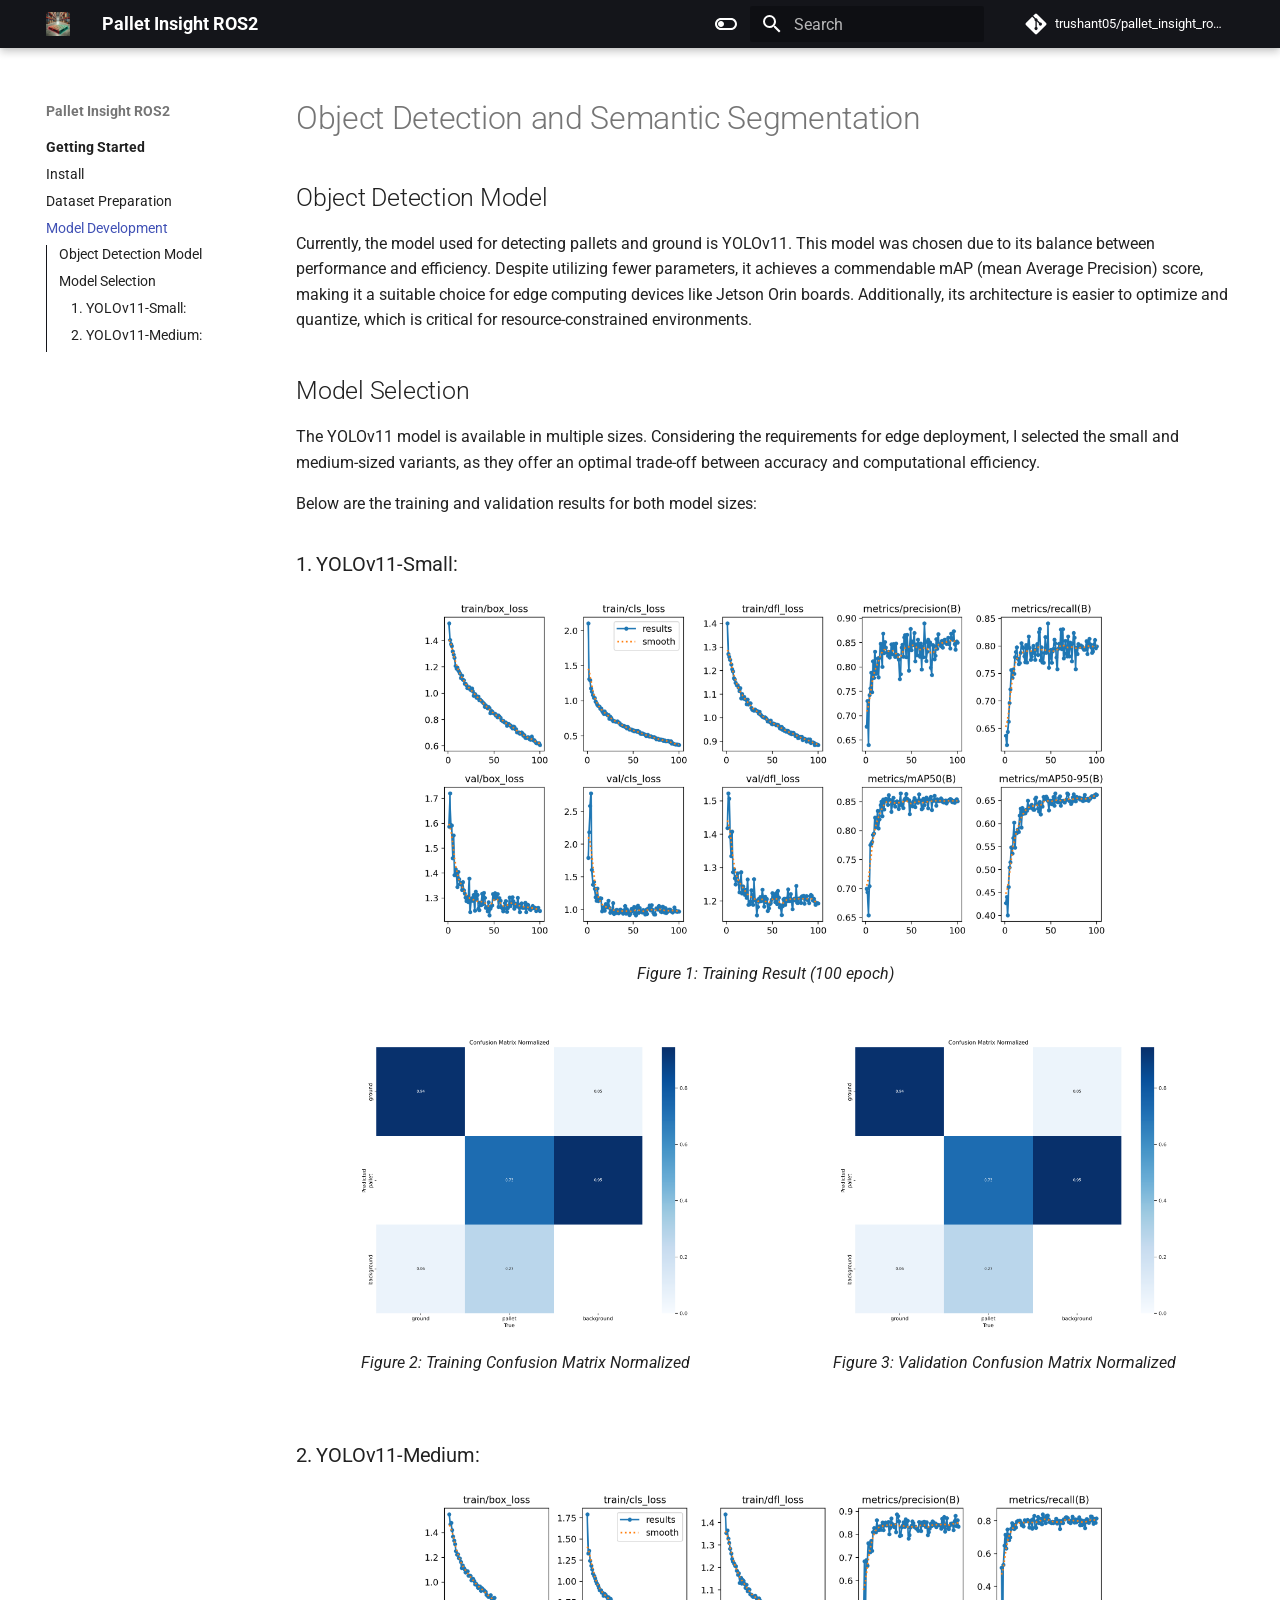
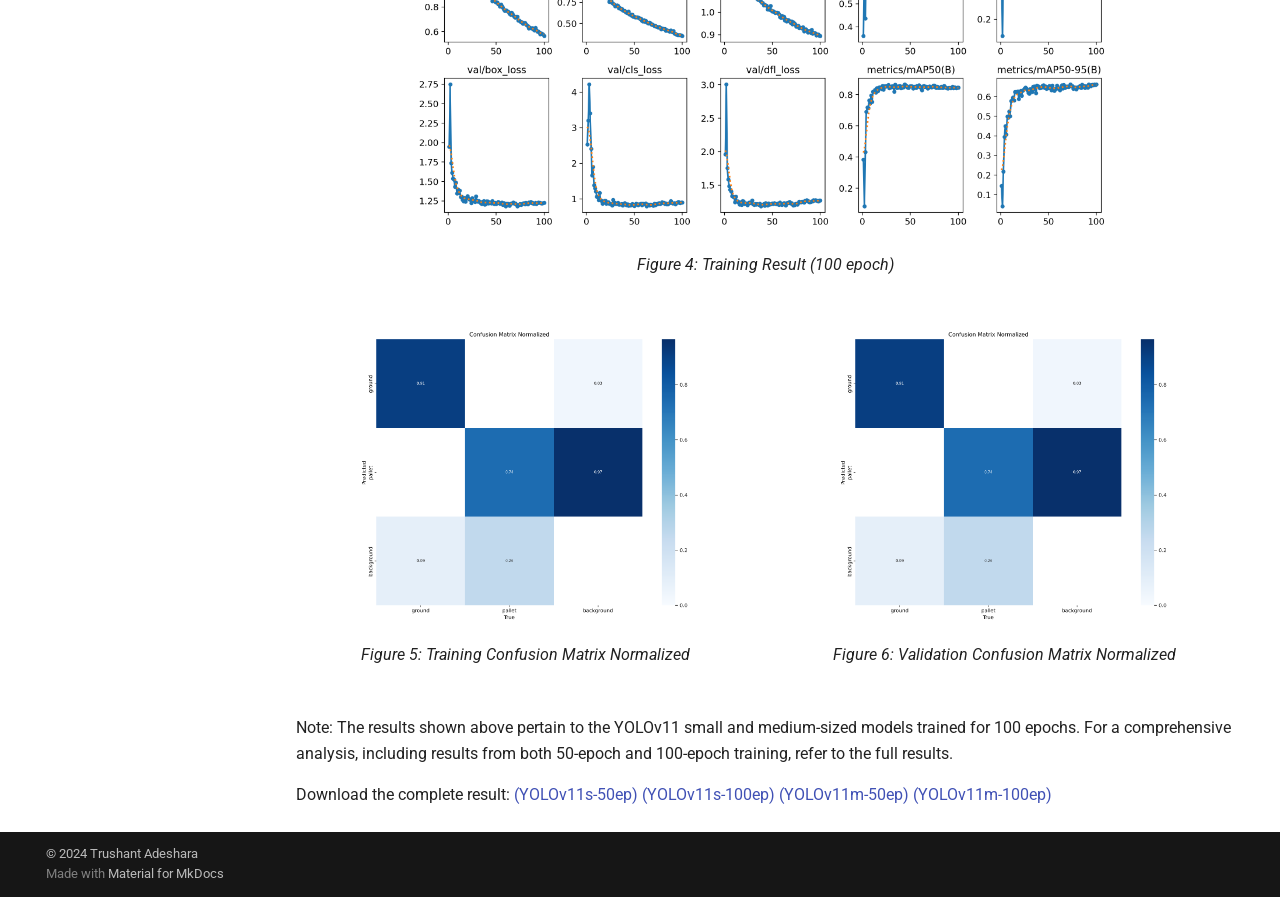
<file: model/index.html>
<!doctype html>
<html lang="en" class="no-js">
  <head>
    
      <meta charset="utf-8">
      <meta name="viewport" content="width=device-width,initial-scale=1">
      
      
        <meta name="author" content="Trushant Adeshara">
      
      
      
        <link rel="prev" href="../data/">
      
      
      
      <link rel="icon" href="../assets/images/favicon.png">
      <meta name="generator" content="mkdocs-1.6.1, mkdocs-material-9.6.14">
    
    
      
        <title>Model Development - Pallet Insight ROS2</title>
      
    
    
      <link rel="stylesheet" href="../assets/stylesheets/main.342714a4.min.css">
      
        
        <link rel="stylesheet" href="../assets/stylesheets/palette.06af60db.min.css">
      
      


    
    
      
    
    
      
        
        
        <link rel="preconnect" href="https://fonts.gstatic.com" crossorigin>
        <link rel="stylesheet" href="https://fonts.googleapis.com/css?family=Roboto:300,300i,400,400i,700,700i%7CRoboto+Mono:400,400i,700,700i&display=fallback">
        <style>:root{--md-text-font:"Roboto";--md-code-font:"Roboto Mono"}</style>
      
    
    
      <link rel="stylesheet" href="../assets/css/extra.css">
    
    <script>__md_scope=new URL("..",location),__md_hash=e=>[...e].reduce(((e,_)=>(e<<5)-e+_.charCodeAt(0)),0),__md_get=(e,_=localStorage,t=__md_scope)=>JSON.parse(_.getItem(t.pathname+"."+e)),__md_set=(e,_,t=localStorage,a=__md_scope)=>{try{t.setItem(a.pathname+"."+e,JSON.stringify(_))}catch(e){}}</script>
    
      

    
    
    
  </head>
  
  
    
    
      
    
    
    
    
    <body dir="ltr" data-md-color-scheme="default" data-md-color-primary="black" data-md-color-accent="teal">
  
    
    <input class="md-toggle" data-md-toggle="drawer" type="checkbox" id="__drawer" autocomplete="off">
    <input class="md-toggle" data-md-toggle="search" type="checkbox" id="__search" autocomplete="off">
    <label class="md-overlay" for="__drawer"></label>
    <div data-md-component="skip">
      
        
        <a href="#object-detection-and-semantic-segmentation" class="md-skip">
          Skip to content
        </a>
      
    </div>
    <div data-md-component="announce">
      
    </div>
    
    
      

  

<header class="md-header md-header--shadow md-header--lifted" data-md-component="header">
  <nav class="md-header__inner md-grid" aria-label="Header">
    <a href=".." title="Pallet Insight ROS2" class="md-header__button md-logo" aria-label="Pallet Insight ROS2" data-md-component="logo">
      
  <img src="../assets/img/logo.png" alt="logo">

    </a>
    <label class="md-header__button md-icon" for="__drawer">
      
      <svg xmlns="http://www.w3.org/2000/svg" viewBox="0 0 24 24"><path d="M3 6h18v2H3zm0 5h18v2H3zm0 5h18v2H3z"/></svg>
    </label>
    <div class="md-header__title" data-md-component="header-title">
      <div class="md-header__ellipsis">
        <div class="md-header__topic">
          <span class="md-ellipsis">
            Pallet Insight ROS2
          </span>
        </div>
        <div class="md-header__topic" data-md-component="header-topic">
          <span class="md-ellipsis">
            
              Model Development
            
          </span>
        </div>
      </div>
    </div>
    
      
        <form class="md-header__option" data-md-component="palette">
  
    
    
    
    <input class="md-option" data-md-color-media="" data-md-color-scheme="default" data-md-color-primary="black" data-md-color-accent="teal"  aria-label="Switch to dark mode"  type="radio" name="__palette" id="__palette_0">
    
      <label class="md-header__button md-icon" title="Switch to dark mode" for="__palette_1" hidden>
        <svg xmlns="http://www.w3.org/2000/svg" viewBox="0 0 24 24"><path d="M17 6H7c-3.31 0-6 2.69-6 6s2.69 6 6 6h10c3.31 0 6-2.69 6-6s-2.69-6-6-6m0 10H7c-2.21 0-4-1.79-4-4s1.79-4 4-4h10c2.21 0 4 1.79 4 4s-1.79 4-4 4M7 9c-1.66 0-3 1.34-3 3s1.34 3 3 3 3-1.34 3-3-1.34-3-3-3"/></svg>
      </label>
    
  
    
    
    
    <input class="md-option" data-md-color-media="" data-md-color-scheme="slate" data-md-color-primary="black" data-md-color-accent="lime"  aria-label="Switch to light mode"  type="radio" name="__palette" id="__palette_1">
    
      <label class="md-header__button md-icon" title="Switch to light mode" for="__palette_0" hidden>
        <svg xmlns="http://www.w3.org/2000/svg" viewBox="0 0 24 24"><path d="M17 7H7a5 5 0 0 0-5 5 5 5 0 0 0 5 5h10a5 5 0 0 0 5-5 5 5 0 0 0-5-5m0 8a3 3 0 0 1-3-3 3 3 0 0 1 3-3 3 3 0 0 1 3 3 3 3 0 0 1-3 3"/></svg>
      </label>
    
  
</form>
      
    
    
      <script>var palette=__md_get("__palette");if(palette&&palette.color){if("(prefers-color-scheme)"===palette.color.media){var media=matchMedia("(prefers-color-scheme: light)"),input=document.querySelector(media.matches?"[data-md-color-media='(prefers-color-scheme: light)']":"[data-md-color-media='(prefers-color-scheme: dark)']");palette.color.media=input.getAttribute("data-md-color-media"),palette.color.scheme=input.getAttribute("data-md-color-scheme"),palette.color.primary=input.getAttribute("data-md-color-primary"),palette.color.accent=input.getAttribute("data-md-color-accent")}for(var[key,value]of Object.entries(palette.color))document.body.setAttribute("data-md-color-"+key,value)}</script>
    
    
    
      
      
        <label class="md-header__button md-icon" for="__search">
          
          <svg xmlns="http://www.w3.org/2000/svg" viewBox="0 0 24 24"><path d="M9.5 3A6.5 6.5 0 0 1 16 9.5c0 1.61-.59 3.09-1.56 4.23l.27.27h.79l5 5-1.5 1.5-5-5v-.79l-.27-.27A6.52 6.52 0 0 1 9.5 16 6.5 6.5 0 0 1 3 9.5 6.5 6.5 0 0 1 9.5 3m0 2C7 5 5 7 5 9.5S7 14 9.5 14 14 12 14 9.5 12 5 9.5 5"/></svg>
        </label>
        <div class="md-search" data-md-component="search" role="dialog">
  <label class="md-search__overlay" for="__search"></label>
  <div class="md-search__inner" role="search">
    <form class="md-search__form" name="search">
      <input type="text" class="md-search__input" name="query" aria-label="Search" placeholder="Search" autocapitalize="off" autocorrect="off" autocomplete="off" spellcheck="false" data-md-component="search-query" required>
      <label class="md-search__icon md-icon" for="__search">
        
        <svg xmlns="http://www.w3.org/2000/svg" viewBox="0 0 24 24"><path d="M9.5 3A6.5 6.5 0 0 1 16 9.5c0 1.61-.59 3.09-1.56 4.23l.27.27h.79l5 5-1.5 1.5-5-5v-.79l-.27-.27A6.52 6.52 0 0 1 9.5 16 6.5 6.5 0 0 1 3 9.5 6.5 6.5 0 0 1 9.5 3m0 2C7 5 5 7 5 9.5S7 14 9.5 14 14 12 14 9.5 12 5 9.5 5"/></svg>
        
        <svg xmlns="http://www.w3.org/2000/svg" viewBox="0 0 24 24"><path d="M20 11v2H8l5.5 5.5-1.42 1.42L4.16 12l7.92-7.92L13.5 5.5 8 11z"/></svg>
      </label>
      <nav class="md-search__options" aria-label="Search">
        
        <button type="reset" class="md-search__icon md-icon" title="Clear" aria-label="Clear" tabindex="-1">
          
          <svg xmlns="http://www.w3.org/2000/svg" viewBox="0 0 24 24"><path d="M19 6.41 17.59 5 12 10.59 6.41 5 5 6.41 10.59 12 5 17.59 6.41 19 12 13.41 17.59 19 19 17.59 13.41 12z"/></svg>
        </button>
      </nav>
      
        <div class="md-search__suggest" data-md-component="search-suggest"></div>
      
    </form>
    <div class="md-search__output">
      <div class="md-search__scrollwrap" tabindex="0" data-md-scrollfix>
        <div class="md-search-result" data-md-component="search-result">
          <div class="md-search-result__meta">
            Initializing search
          </div>
          <ol class="md-search-result__list" role="presentation"></ol>
        </div>
      </div>
    </div>
  </div>
</div>
      
    
    
      <div class="md-header__source">
        <a href="https://github.com/trushant05/pallet_insight_ros2" title="Go to repository" class="md-source" data-md-component="source">
  <div class="md-source__icon md-icon">
    
    <svg xmlns="http://www.w3.org/2000/svg" viewBox="0 0 448 512"><!--! Font Awesome Free 6.7.2 by @fontawesome - https://fontawesome.com License - https://fontawesome.com/license/free (Icons: CC BY 4.0, Fonts: SIL OFL 1.1, Code: MIT License) Copyright 2024 Fonticons, Inc.--><path d="M439.55 236.05 244 40.45a28.87 28.87 0 0 0-40.81 0l-40.66 40.63 51.52 51.52c27.06-9.14 52.68 16.77 43.39 43.68l49.66 49.66c34.23-11.8 61.18 31 35.47 56.69-26.49 26.49-70.21-2.87-56-37.34L240.22 199v121.85c25.3 12.54 22.26 41.85 9.08 55a34.34 34.34 0 0 1-48.55 0c-17.57-17.6-11.07-46.91 11.25-56v-123c-20.8-8.51-24.6-30.74-18.64-45L142.57 101 8.45 235.14a28.86 28.86 0 0 0 0 40.81l195.61 195.6a28.86 28.86 0 0 0 40.8 0l194.69-194.69a28.86 28.86 0 0 0 0-40.81"/></svg>
  </div>
  <div class="md-source__repository">
    trushant05/pallet_insight_ros2
  </div>
</a>
      </div>
    
  </nav>
  
    
  
</header>
    
    <div class="md-container" data-md-component="container">
      
      
        
      
      <main class="md-main" data-md-component="main">
        <div class="md-main__inner md-grid">
          
            
              
              <div class="md-sidebar md-sidebar--primary" data-md-component="sidebar" data-md-type="navigation" >
                <div class="md-sidebar__scrollwrap">
                  <div class="md-sidebar__inner">
                    



  

<nav class="md-nav md-nav--primary md-nav--integrated" aria-label="Navigation" data-md-level="0">
  <label class="md-nav__title" for="__drawer">
    <a href=".." title="Pallet Insight ROS2" class="md-nav__button md-logo" aria-label="Pallet Insight ROS2" data-md-component="logo">
      
  <img src="../assets/img/logo.png" alt="logo">

    </a>
    Pallet Insight ROS2
  </label>
  
    <div class="md-nav__source">
      <a href="https://github.com/trushant05/pallet_insight_ros2" title="Go to repository" class="md-source" data-md-component="source">
  <div class="md-source__icon md-icon">
    
    <svg xmlns="http://www.w3.org/2000/svg" viewBox="0 0 448 512"><!--! Font Awesome Free 6.7.2 by @fontawesome - https://fontawesome.com License - https://fontawesome.com/license/free (Icons: CC BY 4.0, Fonts: SIL OFL 1.1, Code: MIT License) Copyright 2024 Fonticons, Inc.--><path d="M439.55 236.05 244 40.45a28.87 28.87 0 0 0-40.81 0l-40.66 40.63 51.52 51.52c27.06-9.14 52.68 16.77 43.39 43.68l49.66 49.66c34.23-11.8 61.18 31 35.47 56.69-26.49 26.49-70.21-2.87-56-37.34L240.22 199v121.85c25.3 12.54 22.26 41.85 9.08 55a34.34 34.34 0 0 1-48.55 0c-17.57-17.6-11.07-46.91 11.25-56v-123c-20.8-8.51-24.6-30.74-18.64-45L142.57 101 8.45 235.14a28.86 28.86 0 0 0 0 40.81l195.61 195.6a28.86 28.86 0 0 0 40.8 0l194.69-194.69a28.86 28.86 0 0 0 0-40.81"/></svg>
  </div>
  <div class="md-source__repository">
    trushant05/pallet_insight_ros2
  </div>
</a>
    </div>
  
  <ul class="md-nav__list" data-md-scrollfix>
    
      
      
  
  
    
  
  
  
    
    
      
        
          
        
      
        
      
        
      
        
      
    
    
    
      
        
        
      
    
    
    <li class="md-nav__item md-nav__item--active md-nav__item--section md-nav__item--nested">
      
        
        
        <input class="md-nav__toggle md-toggle " type="checkbox" id="__nav_1" checked>
        
          
          <div class="md-nav__link md-nav__container">
            <a href=".." class="md-nav__link ">
              
  
  
  <span class="md-ellipsis">
    Getting Started
    
  </span>
  

            </a>
            
              
              <label class="md-nav__link " for="__nav_1" id="__nav_1_label" tabindex="">
                <span class="md-nav__icon md-icon"></span>
              </label>
            
          </div>
        
        <nav class="md-nav" data-md-level="1" aria-labelledby="__nav_1_label" aria-expanded="true">
          <label class="md-nav__title" for="__nav_1">
            <span class="md-nav__icon md-icon"></span>
            Getting Started
          </label>
          <ul class="md-nav__list" data-md-scrollfix>
            
              
            
              
                
  
  
  
  
    <li class="md-nav__item">
      <a href="../install/" class="md-nav__link">
        
  
  
  <span class="md-ellipsis">
    Install
    
  </span>
  

      </a>
    </li>
  

              
            
              
                
  
  
  
  
    <li class="md-nav__item">
      <a href="../data/" class="md-nav__link">
        
  
  
  <span class="md-ellipsis">
    Dataset Preparation
    
  </span>
  

      </a>
    </li>
  

              
            
              
                
  
  
    
  
  
  
    <li class="md-nav__item md-nav__item--active">
      
      <input class="md-nav__toggle md-toggle" type="checkbox" id="__toc">
      
      
        
      
      
        <label class="md-nav__link md-nav__link--active" for="__toc">
          
  
  
  <span class="md-ellipsis">
    Model Development
    
  </span>
  

          <span class="md-nav__icon md-icon"></span>
        </label>
      
      <a href="./" class="md-nav__link md-nav__link--active">
        
  
  
  <span class="md-ellipsis">
    Model Development
    
  </span>
  

      </a>
      
        

<nav class="md-nav md-nav--secondary" aria-label="Table of contents">
  
  
  
    
  
  
    <label class="md-nav__title" for="__toc">
      <span class="md-nav__icon md-icon"></span>
      Table of contents
    </label>
    <ul class="md-nav__list" data-md-component="toc" data-md-scrollfix>
      
        <li class="md-nav__item">
  <a href="#object-detection-model" class="md-nav__link">
    <span class="md-ellipsis">
      Object Detection Model
    </span>
  </a>
  
</li>
      
        <li class="md-nav__item">
  <a href="#model-selection" class="md-nav__link">
    <span class="md-ellipsis">
      Model Selection
    </span>
  </a>
  
    <nav class="md-nav" aria-label="Model Selection">
      <ul class="md-nav__list">
        
          <li class="md-nav__item">
  <a href="#1-yolov11-small" class="md-nav__link">
    <span class="md-ellipsis">
      1. YOLOv11-Small:
    </span>
  </a>
  
</li>
        
          <li class="md-nav__item">
  <a href="#2-yolov11-medium" class="md-nav__link">
    <span class="md-ellipsis">
      2. YOLOv11-Medium:
    </span>
  </a>
  
</li>
        
      </ul>
    </nav>
  
</li>
      
    </ul>
  
</nav>
      
    </li>
  

              
            
          </ul>
        </nav>
      
    </li>
  

    
  </ul>
</nav>
                  </div>
                </div>
              </div>
            
            
          
          
            <div class="md-content" data-md-component="content">
              <article class="md-content__inner md-typeset">
                
                  


  
  


<h1 id="object-detection-and-semantic-segmentation">Object Detection and Semantic Segmentation</h1>
<h2 id="object-detection-model">Object Detection Model</h2>
<p>Currently, the model used for detecting pallets and ground is YOLOv11. This model was chosen due to its balance between performance and efficiency. Despite utilizing fewer parameters, it achieves a commendable mAP (mean Average Precision) score, making it a suitable choice for edge computing devices like Jetson Orin boards. Additionally, its architecture is easier to optimize and quantize, which is critical for resource-constrained environments.</p>
<h2 id="model-selection">Model Selection</h2>
<p>The YOLOv11 model is available in multiple sizes. Considering the requirements for edge deployment, I selected the small and medium-sized variants, as they offer an optimal trade-off between accuracy and computational efficiency.</p>
<p>Below are the training and validation results for both model sizes:</p>
<h3 id="1-yolov11-small">1. YOLOv11-Small:</h3>
<figure>
      <img src="../assets/img/yolov11_s_100_ep.png" alt="YOLOv11 Small" width="700">
      <figcaption>Figure 1: Training Result (100 epoch)</figcaption>
  </figure>

<div style="display: flex; justify-content: space-around; align-items: flex-start; gap: 20px;">
  <figure>
      <img src="../assets/img/yolov11_s_100_ep_cmn.png" alt="YOLOv11 Medium" width="400">
      <figcaption>Figure 2: Training Confusion Matrix Normalized</figcaption>
  </figure>
  <figure>
      <img src="../assets/img/yolov11_s_100_ep_cmn.png" alt="YOLOv11 Medium" width="400">
      <figcaption>Figure 3: Validation Confusion Matrix Normalized</figcaption>
  </figure>
  </div>

<h3 id="2-yolov11-medium">2. YOLOv11-Medium:</h3>
<figure>
      <img src="../assets/img/yolov11_m_100_ep.png" alt="YOLOv11 Medium" width="700">
      <figcaption>Figure 4: Training Result (100 epoch)</figcaption>
  </figure>

<div style="display: flex; justify-content: space-around; align-items: flex-start; gap: 20px;">
  <figure>
      <img src="../assets/img/yolov11_m_100_ep_cmn.png" alt="YOLOv11 Medium" width="400">
      <figcaption>Figure 5: Training Confusion Matrix Normalized</figcaption>
  </figure>
  <figure>
      <img src="../assets/img/yolov11_m_100_ep_cmn.png" alt="YOLOv11 Medium" width="400">
      <figcaption>Figure 6: Validation Confusion Matrix Normalized</figcaption>
  </figure>
</div>

<p>Note: The results shown above pertain to the YOLOv11 small and medium-sized models trained for 100 epochs. For a comprehensive analysis, including results from both 50-epoch and 100-epoch training, refer to the full results.</p>
<p>Download the complete result: <a href="../assets/files/YOLOv11_s_50ep.zip">(YOLOv11s-50ep)</a> <a href="../assets/files/YOLOv11_s_100ep.zip">(YOLOv11s-100ep)</a> <a href="../assets/files/YOLOv11_m_50ep.zip">(YOLOv11m-50ep)</a> <a href="../assets/files/YOLOv11_m_100ep.zip">(YOLOv11m-100ep)</a></p>












                
              </article>
            </div>
          
          
  <script>var tabs=__md_get("__tabs");if(Array.isArray(tabs))e:for(var set of document.querySelectorAll(".tabbed-set")){var labels=set.querySelector(".tabbed-labels");for(var tab of tabs)for(var label of labels.getElementsByTagName("label"))if(label.innerText.trim()===tab){var input=document.getElementById(label.htmlFor);input.checked=!0;continue e}}</script>

<script>var target=document.getElementById(location.hash.slice(1));target&&target.name&&(target.checked=target.name.startsWith("__tabbed_"))</script>
        </div>
        
          <button type="button" class="md-top md-icon" data-md-component="top" hidden>
  
  <svg xmlns="http://www.w3.org/2000/svg" viewBox="0 0 24 24"><path d="M13 20h-2V8l-5.5 5.5-1.42-1.42L12 4.16l7.92 7.92-1.42 1.42L13 8z"/></svg>
  Back to top
</button>
        
      </main>
      
        <footer class="md-footer">
  
  <div class="md-footer-meta md-typeset">
    <div class="md-footer-meta__inner md-grid">
      <div class="md-copyright">
  
    <div class="md-copyright__highlight">
      &copy; 2024 <a href="https://github.com/trushant05" target="_blank" rel="noopener">Trushant Adeshara</a>

    </div>
  
  
    Made with
    <a href="https://squidfunk.github.io/mkdocs-material/" target="_blank" rel="noopener">
      Material for MkDocs
    </a>
  
</div>
      
    </div>
  </div>
</footer>
      
    </div>
    <div class="md-dialog" data-md-component="dialog">
      <div class="md-dialog__inner md-typeset"></div>
    </div>
    
    
    
      
      <script id="__config" type="application/json">{"base": "..", "features": ["navigation.tabs.sticky", "navigation.sections", "navigation.path", "navigation.indexes", "toc.integrate", "navigation.top", "search.suggest", "search.highlight", "content.tabs.link", "content.code.annotation", "content.code.copy"], "search": "../assets/javascripts/workers/search.d50fe291.min.js", "tags": null, "translations": {"clipboard.copied": "Copied to clipboard", "clipboard.copy": "Copy to clipboard", "search.result.more.one": "1 more on this page", "search.result.more.other": "# more on this page", "search.result.none": "No matching documents", "search.result.one": "1 matching document", "search.result.other": "# matching documents", "search.result.placeholder": "Type to start searching", "search.result.term.missing": "Missing", "select.version": "Select version"}, "version": null}</script>
    
    
      <script src="../assets/javascripts/bundle.13a4f30d.min.js"></script>
      
    
  </body>
</html>
</file>
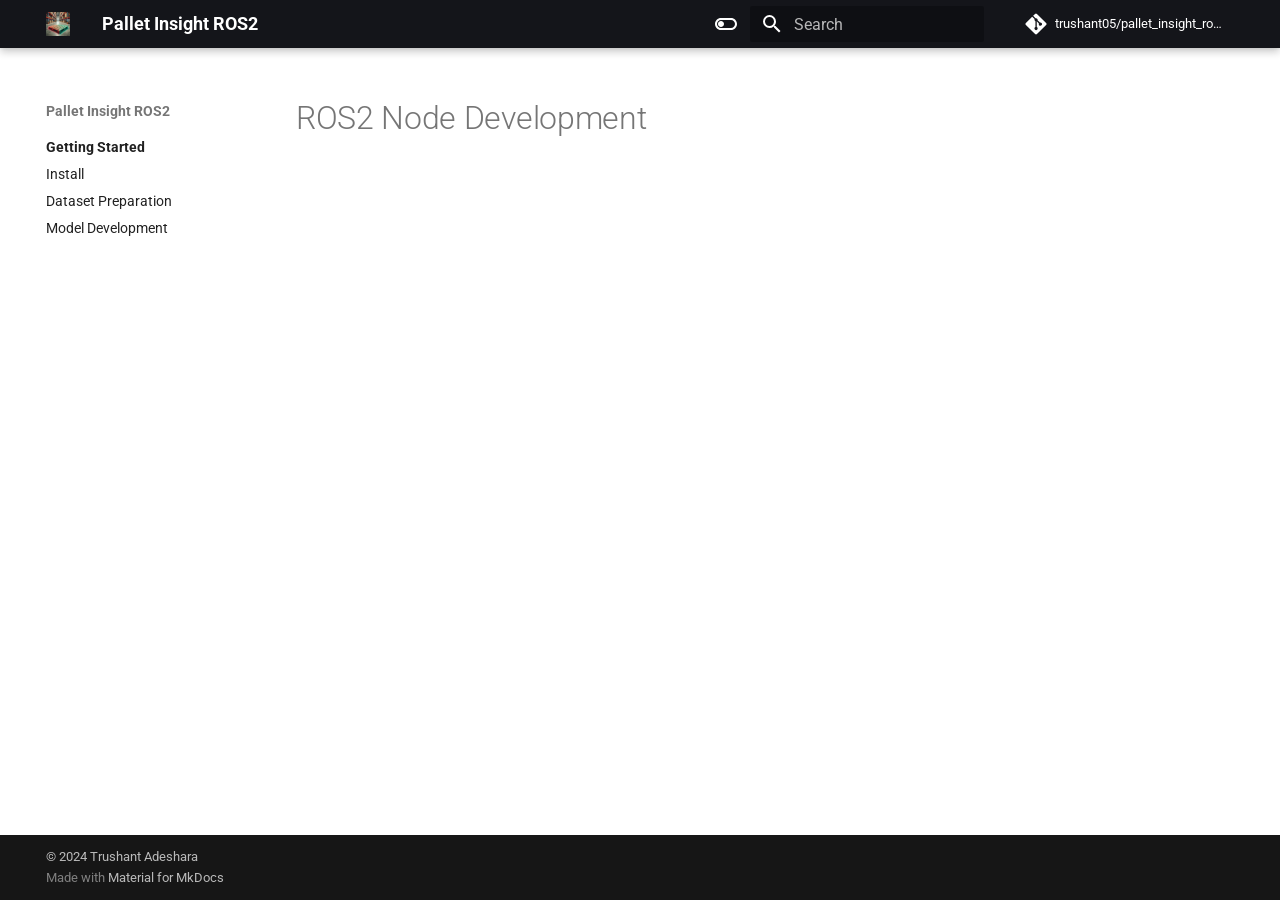
<file: ros2/index.html>
<!doctype html>
<html lang="en" class="no-js">
  <head>
    
      <meta charset="utf-8">
      <meta name="viewport" content="width=device-width,initial-scale=1">
      
      
        <meta name="author" content="Trushant Adeshara">
      
      
      
      
      
      <link rel="icon" href="../assets/images/favicon.png">
      <meta name="generator" content="mkdocs-1.6.1, mkdocs-material-9.6.14">
    
    
      
        <title>ROS2 Node Development - Pallet Insight ROS2</title>
      
    
    
      <link rel="stylesheet" href="../assets/stylesheets/main.342714a4.min.css">
      
        
        <link rel="stylesheet" href="../assets/stylesheets/palette.06af60db.min.css">
      
      


    
    
      
    
    
      
        
        
        <link rel="preconnect" href="https://fonts.gstatic.com" crossorigin>
        <link rel="stylesheet" href="https://fonts.googleapis.com/css?family=Roboto:300,300i,400,400i,700,700i%7CRoboto+Mono:400,400i,700,700i&display=fallback">
        <style>:root{--md-text-font:"Roboto";--md-code-font:"Roboto Mono"}</style>
      
    
    
      <link rel="stylesheet" href="../assets/css/extra.css">
    
    <script>__md_scope=new URL("..",location),__md_hash=e=>[...e].reduce(((e,_)=>(e<<5)-e+_.charCodeAt(0)),0),__md_get=(e,_=localStorage,t=__md_scope)=>JSON.parse(_.getItem(t.pathname+"."+e)),__md_set=(e,_,t=localStorage,a=__md_scope)=>{try{t.setItem(a.pathname+"."+e,JSON.stringify(_))}catch(e){}}</script>
    
      

    
    
    
  </head>
  
  
    
    
      
    
    
    
    
    <body dir="ltr" data-md-color-scheme="default" data-md-color-primary="black" data-md-color-accent="teal">
  
    
    <input class="md-toggle" data-md-toggle="drawer" type="checkbox" id="__drawer" autocomplete="off">
    <input class="md-toggle" data-md-toggle="search" type="checkbox" id="__search" autocomplete="off">
    <label class="md-overlay" for="__drawer"></label>
    <div data-md-component="skip">
      
        
        <a href="#ros2-node-development" class="md-skip">
          Skip to content
        </a>
      
    </div>
    <div data-md-component="announce">
      
    </div>
    
    
      

  

<header class="md-header md-header--shadow md-header--lifted" data-md-component="header">
  <nav class="md-header__inner md-grid" aria-label="Header">
    <a href=".." title="Pallet Insight ROS2" class="md-header__button md-logo" aria-label="Pallet Insight ROS2" data-md-component="logo">
      
  <img src="../assets/img/logo.png" alt="logo">

    </a>
    <label class="md-header__button md-icon" for="__drawer">
      
      <svg xmlns="http://www.w3.org/2000/svg" viewBox="0 0 24 24"><path d="M3 6h18v2H3zm0 5h18v2H3zm0 5h18v2H3z"/></svg>
    </label>
    <div class="md-header__title" data-md-component="header-title">
      <div class="md-header__ellipsis">
        <div class="md-header__topic">
          <span class="md-ellipsis">
            Pallet Insight ROS2
          </span>
        </div>
        <div class="md-header__topic" data-md-component="header-topic">
          <span class="md-ellipsis">
            
              ROS2 Node Development
            
          </span>
        </div>
      </div>
    </div>
    
      
        <form class="md-header__option" data-md-component="palette">
  
    
    
    
    <input class="md-option" data-md-color-media="" data-md-color-scheme="default" data-md-color-primary="black" data-md-color-accent="teal"  aria-label="Switch to dark mode"  type="radio" name="__palette" id="__palette_0">
    
      <label class="md-header__button md-icon" title="Switch to dark mode" for="__palette_1" hidden>
        <svg xmlns="http://www.w3.org/2000/svg" viewBox="0 0 24 24"><path d="M17 6H7c-3.31 0-6 2.69-6 6s2.69 6 6 6h10c3.31 0 6-2.69 6-6s-2.69-6-6-6m0 10H7c-2.21 0-4-1.79-4-4s1.79-4 4-4h10c2.21 0 4 1.79 4 4s-1.79 4-4 4M7 9c-1.66 0-3 1.34-3 3s1.34 3 3 3 3-1.34 3-3-1.34-3-3-3"/></svg>
      </label>
    
  
    
    
    
    <input class="md-option" data-md-color-media="" data-md-color-scheme="slate" data-md-color-primary="black" data-md-color-accent="lime"  aria-label="Switch to light mode"  type="radio" name="__palette" id="__palette_1">
    
      <label class="md-header__button md-icon" title="Switch to light mode" for="__palette_0" hidden>
        <svg xmlns="http://www.w3.org/2000/svg" viewBox="0 0 24 24"><path d="M17 7H7a5 5 0 0 0-5 5 5 5 0 0 0 5 5h10a5 5 0 0 0 5-5 5 5 0 0 0-5-5m0 8a3 3 0 0 1-3-3 3 3 0 0 1 3-3 3 3 0 0 1 3 3 3 3 0 0 1-3 3"/></svg>
      </label>
    
  
</form>
      
    
    
      <script>var palette=__md_get("__palette");if(palette&&palette.color){if("(prefers-color-scheme)"===palette.color.media){var media=matchMedia("(prefers-color-scheme: light)"),input=document.querySelector(media.matches?"[data-md-color-media='(prefers-color-scheme: light)']":"[data-md-color-media='(prefers-color-scheme: dark)']");palette.color.media=input.getAttribute("data-md-color-media"),palette.color.scheme=input.getAttribute("data-md-color-scheme"),palette.color.primary=input.getAttribute("data-md-color-primary"),palette.color.accent=input.getAttribute("data-md-color-accent")}for(var[key,value]of Object.entries(palette.color))document.body.setAttribute("data-md-color-"+key,value)}</script>
    
    
    
      
      
        <label class="md-header__button md-icon" for="__search">
          
          <svg xmlns="http://www.w3.org/2000/svg" viewBox="0 0 24 24"><path d="M9.5 3A6.5 6.5 0 0 1 16 9.5c0 1.61-.59 3.09-1.56 4.23l.27.27h.79l5 5-1.5 1.5-5-5v-.79l-.27-.27A6.52 6.52 0 0 1 9.5 16 6.5 6.5 0 0 1 3 9.5 6.5 6.5 0 0 1 9.5 3m0 2C7 5 5 7 5 9.5S7 14 9.5 14 14 12 14 9.5 12 5 9.5 5"/></svg>
        </label>
        <div class="md-search" data-md-component="search" role="dialog">
  <label class="md-search__overlay" for="__search"></label>
  <div class="md-search__inner" role="search">
    <form class="md-search__form" name="search">
      <input type="text" class="md-search__input" name="query" aria-label="Search" placeholder="Search" autocapitalize="off" autocorrect="off" autocomplete="off" spellcheck="false" data-md-component="search-query" required>
      <label class="md-search__icon md-icon" for="__search">
        
        <svg xmlns="http://www.w3.org/2000/svg" viewBox="0 0 24 24"><path d="M9.5 3A6.5 6.5 0 0 1 16 9.5c0 1.61-.59 3.09-1.56 4.23l.27.27h.79l5 5-1.5 1.5-5-5v-.79l-.27-.27A6.52 6.52 0 0 1 9.5 16 6.5 6.5 0 0 1 3 9.5 6.5 6.5 0 0 1 9.5 3m0 2C7 5 5 7 5 9.5S7 14 9.5 14 14 12 14 9.5 12 5 9.5 5"/></svg>
        
        <svg xmlns="http://www.w3.org/2000/svg" viewBox="0 0 24 24"><path d="M20 11v2H8l5.5 5.5-1.42 1.42L4.16 12l7.92-7.92L13.5 5.5 8 11z"/></svg>
      </label>
      <nav class="md-search__options" aria-label="Search">
        
        <button type="reset" class="md-search__icon md-icon" title="Clear" aria-label="Clear" tabindex="-1">
          
          <svg xmlns="http://www.w3.org/2000/svg" viewBox="0 0 24 24"><path d="M19 6.41 17.59 5 12 10.59 6.41 5 5 6.41 10.59 12 5 17.59 6.41 19 12 13.41 17.59 19 19 17.59 13.41 12z"/></svg>
        </button>
      </nav>
      
        <div class="md-search__suggest" data-md-component="search-suggest"></div>
      
    </form>
    <div class="md-search__output">
      <div class="md-search__scrollwrap" tabindex="0" data-md-scrollfix>
        <div class="md-search-result" data-md-component="search-result">
          <div class="md-search-result__meta">
            Initializing search
          </div>
          <ol class="md-search-result__list" role="presentation"></ol>
        </div>
      </div>
    </div>
  </div>
</div>
      
    
    
      <div class="md-header__source">
        <a href="https://github.com/trushant05/pallet_insight_ros2" title="Go to repository" class="md-source" data-md-component="source">
  <div class="md-source__icon md-icon">
    
    <svg xmlns="http://www.w3.org/2000/svg" viewBox="0 0 448 512"><!--! Font Awesome Free 6.7.2 by @fontawesome - https://fontawesome.com License - https://fontawesome.com/license/free (Icons: CC BY 4.0, Fonts: SIL OFL 1.1, Code: MIT License) Copyright 2024 Fonticons, Inc.--><path d="M439.55 236.05 244 40.45a28.87 28.87 0 0 0-40.81 0l-40.66 40.63 51.52 51.52c27.06-9.14 52.68 16.77 43.39 43.68l49.66 49.66c34.23-11.8 61.18 31 35.47 56.69-26.49 26.49-70.21-2.87-56-37.34L240.22 199v121.85c25.3 12.54 22.26 41.85 9.08 55a34.34 34.34 0 0 1-48.55 0c-17.57-17.6-11.07-46.91 11.25-56v-123c-20.8-8.51-24.6-30.74-18.64-45L142.57 101 8.45 235.14a28.86 28.86 0 0 0 0 40.81l195.61 195.6a28.86 28.86 0 0 0 40.8 0l194.69-194.69a28.86 28.86 0 0 0 0-40.81"/></svg>
  </div>
  <div class="md-source__repository">
    trushant05/pallet_insight_ros2
  </div>
</a>
      </div>
    
  </nav>
  
    
  
</header>
    
    <div class="md-container" data-md-component="container">
      
      
        
      
      <main class="md-main" data-md-component="main">
        <div class="md-main__inner md-grid">
          
            
              
              <div class="md-sidebar md-sidebar--primary" data-md-component="sidebar" data-md-type="navigation" >
                <div class="md-sidebar__scrollwrap">
                  <div class="md-sidebar__inner">
                    



  

<nav class="md-nav md-nav--primary md-nav--integrated" aria-label="Navigation" data-md-level="0">
  <label class="md-nav__title" for="__drawer">
    <a href=".." title="Pallet Insight ROS2" class="md-nav__button md-logo" aria-label="Pallet Insight ROS2" data-md-component="logo">
      
  <img src="../assets/img/logo.png" alt="logo">

    </a>
    Pallet Insight ROS2
  </label>
  
    <div class="md-nav__source">
      <a href="https://github.com/trushant05/pallet_insight_ros2" title="Go to repository" class="md-source" data-md-component="source">
  <div class="md-source__icon md-icon">
    
    <svg xmlns="http://www.w3.org/2000/svg" viewBox="0 0 448 512"><!--! Font Awesome Free 6.7.2 by @fontawesome - https://fontawesome.com License - https://fontawesome.com/license/free (Icons: CC BY 4.0, Fonts: SIL OFL 1.1, Code: MIT License) Copyright 2024 Fonticons, Inc.--><path d="M439.55 236.05 244 40.45a28.87 28.87 0 0 0-40.81 0l-40.66 40.63 51.52 51.52c27.06-9.14 52.68 16.77 43.39 43.68l49.66 49.66c34.23-11.8 61.18 31 35.47 56.69-26.49 26.49-70.21-2.87-56-37.34L240.22 199v121.85c25.3 12.54 22.26 41.85 9.08 55a34.34 34.34 0 0 1-48.55 0c-17.57-17.6-11.07-46.91 11.25-56v-123c-20.8-8.51-24.6-30.74-18.64-45L142.57 101 8.45 235.14a28.86 28.86 0 0 0 0 40.81l195.61 195.6a28.86 28.86 0 0 0 40.8 0l194.69-194.69a28.86 28.86 0 0 0 0-40.81"/></svg>
  </div>
  <div class="md-source__repository">
    trushant05/pallet_insight_ros2
  </div>
</a>
    </div>
  
  <ul class="md-nav__list" data-md-scrollfix>
    
      
      
  
  
  
  
    
    
      
        
          
        
      
        
      
        
      
        
      
    
    
    
      
        
        
      
    
    
    <li class="md-nav__item md-nav__item--section md-nav__item--nested">
      
        
        
        <input class="md-nav__toggle md-toggle " type="checkbox" id="__nav_1" >
        
          
          <div class="md-nav__link md-nav__container">
            <a href=".." class="md-nav__link ">
              
  
  
  <span class="md-ellipsis">
    Getting Started
    
  </span>
  

            </a>
            
              
              <label class="md-nav__link " for="__nav_1" id="__nav_1_label" tabindex="">
                <span class="md-nav__icon md-icon"></span>
              </label>
            
          </div>
        
        <nav class="md-nav" data-md-level="1" aria-labelledby="__nav_1_label" aria-expanded="false">
          <label class="md-nav__title" for="__nav_1">
            <span class="md-nav__icon md-icon"></span>
            Getting Started
          </label>
          <ul class="md-nav__list" data-md-scrollfix>
            
              
            
              
                
  
  
  
  
    <li class="md-nav__item">
      <a href="../install/" class="md-nav__link">
        
  
  
  <span class="md-ellipsis">
    Install
    
  </span>
  

      </a>
    </li>
  

              
            
              
                
  
  
  
  
    <li class="md-nav__item">
      <a href="../data/" class="md-nav__link">
        
  
  
  <span class="md-ellipsis">
    Dataset Preparation
    
  </span>
  

      </a>
    </li>
  

              
            
              
                
  
  
  
  
    <li class="md-nav__item">
      <a href="../model/" class="md-nav__link">
        
  
  
  <span class="md-ellipsis">
    Model Development
    
  </span>
  

      </a>
    </li>
  

              
            
          </ul>
        </nav>
      
    </li>
  

    
  </ul>
</nav>
                  </div>
                </div>
              </div>
            
            
          
          
            <div class="md-content" data-md-component="content">
              <article class="md-content__inner md-typeset">
                
                  


  
  


<h1 id="ros2-node-development">ROS2 Node Development</h1>












                
              </article>
            </div>
          
          
  <script>var tabs=__md_get("__tabs");if(Array.isArray(tabs))e:for(var set of document.querySelectorAll(".tabbed-set")){var labels=set.querySelector(".tabbed-labels");for(var tab of tabs)for(var label of labels.getElementsByTagName("label"))if(label.innerText.trim()===tab){var input=document.getElementById(label.htmlFor);input.checked=!0;continue e}}</script>

<script>var target=document.getElementById(location.hash.slice(1));target&&target.name&&(target.checked=target.name.startsWith("__tabbed_"))</script>
        </div>
        
          <button type="button" class="md-top md-icon" data-md-component="top" hidden>
  
  <svg xmlns="http://www.w3.org/2000/svg" viewBox="0 0 24 24"><path d="M13 20h-2V8l-5.5 5.5-1.42-1.42L12 4.16l7.92 7.92-1.42 1.42L13 8z"/></svg>
  Back to top
</button>
        
      </main>
      
        <footer class="md-footer">
  
  <div class="md-footer-meta md-typeset">
    <div class="md-footer-meta__inner md-grid">
      <div class="md-copyright">
  
    <div class="md-copyright__highlight">
      &copy; 2024 <a href="https://github.com/trushant05" target="_blank" rel="noopener">Trushant Adeshara</a>

    </div>
  
  
    Made with
    <a href="https://squidfunk.github.io/mkdocs-material/" target="_blank" rel="noopener">
      Material for MkDocs
    </a>
  
</div>
      
    </div>
  </div>
</footer>
      
    </div>
    <div class="md-dialog" data-md-component="dialog">
      <div class="md-dialog__inner md-typeset"></div>
    </div>
    
    
    
      
      <script id="__config" type="application/json">{"base": "..", "features": ["navigation.tabs.sticky", "navigation.sections", "navigation.path", "navigation.indexes", "toc.integrate", "navigation.top", "search.suggest", "search.highlight", "content.tabs.link", "content.code.annotation", "content.code.copy"], "search": "../assets/javascripts/workers/search.d50fe291.min.js", "tags": null, "translations": {"clipboard.copied": "Copied to clipboard", "clipboard.copy": "Copy to clipboard", "search.result.more.one": "1 more on this page", "search.result.more.other": "# more on this page", "search.result.none": "No matching documents", "search.result.one": "1 matching document", "search.result.other": "# matching documents", "search.result.placeholder": "Type to start searching", "search.result.term.missing": "Missing", "select.version": "Select version"}, "version": null}</script>
    
    
      <script src="../assets/javascripts/bundle.13a4f30d.min.js"></script>
      
    
  </body>
</html>
</file>
<file: assets/css/extra.css>
.centered-image {
    max-width: 100%;
    height: auto; /* Maintain aspect ratio */
    width: 800px; /* Desired width */
}

.justified-content {
    text-align: justify;
}
</file>
<file: assets/stylesheets/main.342714a4.min.css>
@charset "UTF-8";html{-webkit-text-size-adjust:none;-moz-text-size-adjust:none;text-size-adjust:none;box-sizing:border-box}*,:after,:before{box-sizing:inherit}@media (prefers-reduced-motion){*,:after,:before{transition:none!important}}body{margin:0}a,button,input,label{-webkit-tap-highlight-color:transparent}a{color:inherit;text-decoration:none}hr{border:0;box-sizing:initial;display:block;height:.05rem;overflow:visible;padding:0}small{font-size:80%}sub,sup{line-height:1em}img{border-style:none}table{border-collapse:initial;border-spacing:0}td,th{font-weight:400;vertical-align:top}button{background:#0000;border:0;font-family:inherit;font-size:inherit;margin:0;padding:0}input{border:0;outline:none}:root{--md-primary-fg-color:#4051b5;--md-primary-fg-color--light:#5d6cc0;--md-primary-fg-color--dark:#303fa1;--md-primary-bg-color:#fff;--md-primary-bg-color--light:#ffffffb3;--md-accent-fg-color:#526cfe;--md-accent-fg-color--transparent:#526cfe1a;--md-accent-bg-color:#fff;--md-accent-bg-color--light:#ffffffb3}[data-md-color-scheme=default]{color-scheme:light}[data-md-color-scheme=default] img[src$="#gh-dark-mode-only"],[data-md-color-scheme=default] img[src$="#only-dark"]{display:none}:root,[data-md-color-scheme=default]{--md-hue:225deg;--md-default-fg-color:#000000de;--md-default-fg-color--light:#0000008a;--md-default-fg-color--lighter:#00000052;--md-default-fg-color--lightest:#00000012;--md-default-bg-color:#fff;--md-default-bg-color--light:#ffffffb3;--md-default-bg-color--lighter:#ffffff4d;--md-default-bg-color--lightest:#ffffff1f;--md-code-fg-color:#36464e;--md-code-bg-color:#f5f5f5;--md-code-hl-color:#4287ff;--md-code-hl-color--light:#4287ff1a;--md-code-hl-number-color:#d52a2a;--md-code-hl-special-color:#db1457;--md-code-hl-function-color:#a846b9;--md-code-hl-constant-color:#6e59d9;--md-code-hl-keyword-color:#3f6ec6;--md-code-hl-string-color:#1c7d4d;--md-code-hl-name-color:var(--md-code-fg-color);--md-code-hl-operator-color:var(--md-default-fg-color--light);--md-code-hl-punctuation-color:var(--md-default-fg-color--light);--md-code-hl-comment-color:var(--md-default-fg-color--light);--md-code-hl-generic-color:var(--md-default-fg-color--light);--md-code-hl-variable-color:var(--md-default-fg-color--light);--md-typeset-color:var(--md-default-fg-color);--md-typeset-a-color:var(--md-primary-fg-color);--md-typeset-del-color:#f5503d26;--md-typeset-ins-color:#0bd57026;--md-typeset-kbd-color:#fafafa;--md-typeset-kbd-accent-color:#fff;--md-typeset-kbd-border-color:#b8b8b8;--md-typeset-mark-color:#ffff0080;--md-typeset-table-color:#0000001f;--md-typeset-table-color--light:rgba(0,0,0,.035);--md-admonition-fg-color:var(--md-default-fg-color);--md-admonition-bg-color:var(--md-default-bg-color);--md-warning-fg-color:#000000de;--md-warning-bg-color:#ff9;--md-footer-fg-color:#fff;--md-footer-fg-color--light:#ffffffb3;--md-footer-fg-color--lighter:#ffffff73;--md-footer-bg-color:#000000de;--md-footer-bg-color--dark:#00000052;--md-shadow-z1:0 0.2rem 0.5rem #0000000d,0 0 0.05rem #0000001a;--md-shadow-z2:0 0.2rem 0.5rem #0000001a,0 0 0.05rem #00000040;--md-shadow-z3:0 0.2rem 0.5rem #0003,0 0 0.05rem #00000059}.md-icon svg{fill:currentcolor;display:block;height:1.2rem;width:1.2rem}body{-webkit-font-smoothing:antialiased;-moz-osx-font-smoothing:grayscale;--md-text-font-family:var(--md-text-font,_),-apple-system,BlinkMacSystemFont,Helvetica,Arial,sans-serif;--md-code-font-family:var(--md-code-font,_),SFMono-Regular,Consolas,Menlo,monospace}aside,body,input{font-feature-settings:"kern","liga";color:var(--md-typeset-color);font-family:var(--md-text-font-family)}code,kbd,pre{font-feature-settings:"kern";font-family:var(--md-code-font-family)}:root{--md-typeset-table-sort-icon:url('data:image/svg+xml;charset=utf-8,<svg xmlns="http://www.w3.org/2000/svg" viewBox="0 0 24 24"><path d="m18 21-4-4h3V7h-3l4-4 4 4h-3v10h3M2 19v-2h10v2M2 13v-2h7v2M2 7V5h4v2z"/></svg>');--md-typeset-table-sort-icon--asc:url('data:image/svg+xml;charset=utf-8,<svg xmlns="http://www.w3.org/2000/svg" viewBox="0 0 24 24"><path d="M19 17h3l-4 4-4-4h3V3h2M2 17h10v2H2M6 5v2H2V5m0 6h7v2H2z"/></svg>');--md-typeset-table-sort-icon--desc:url('data:image/svg+xml;charset=utf-8,<svg xmlns="http://www.w3.org/2000/svg" viewBox="0 0 24 24"><path d="M19 7h3l-4-4-4 4h3v14h2M2 17h10v2H2M6 5v2H2V5m0 6h7v2H2z"/></svg>')}.md-typeset{-webkit-print-color-adjust:exact;color-adjust:exact;font-size:.8rem;line-height:1.6;overflow-wrap:break-word}@media print{.md-typeset{font-size:.68rem}}.md-typeset blockquote,.md-typeset dl,.md-typeset figure,.md-typeset ol,.md-typeset pre,.md-typeset ul{margin-bottom:1em;margin-top:1em}.md-typeset h1{color:var(--md-default-fg-color--light);font-size:2em;line-height:1.3;margin:0 0 1.25em}.md-typeset h1,.md-typeset h2{font-weight:300;letter-spacing:-.01em}.md-typeset h2{font-size:1.5625em;line-height:1.4;margin:1.6em 0 .64em}.md-typeset h3{font-size:1.25em;font-weight:400;letter-spacing:-.01em;line-height:1.5;margin:1.6em 0 .8em}.md-typeset h2+h3{margin-top:.8em}.md-typeset h4{font-weight:700;letter-spacing:-.01em;margin:1em 0}.md-typeset h5,.md-typeset h6{color:var(--md-default-fg-color--light);font-size:.8em;font-weight:700;letter-spacing:-.01em;margin:1.25em 0}.md-typeset h5{text-transform:uppercase}.md-typeset h5 code{text-transform:none}.md-typeset hr{border-bottom:.05rem solid var(--md-default-fg-color--lightest);display:flow-root;margin:1.5em 0}.md-typeset a{color:var(--md-typeset-a-color);word-break:break-word}.md-typeset a,.md-typeset a:before{transition:color 125ms}.md-typeset a:focus,.md-typeset a:hover{color:var(--md-accent-fg-color)}.md-typeset a:focus code,.md-typeset a:hover code{background-color:var(--md-accent-fg-color--transparent)}.md-typeset a code{color:currentcolor;transition:background-color 125ms}.md-typeset a.focus-visible{outline-color:var(--md-accent-fg-color);outline-offset:.2rem}.md-typeset code,.md-typeset kbd,.md-typeset pre{color:var(--md-code-fg-color);direction:ltr;font-variant-ligatures:none}@media print{.md-typeset code,.md-typeset kbd,.md-typeset pre{white-space:pre-wrap}}.md-typeset code{background-color:var(--md-code-bg-color);border-radius:.1rem;-webkit-box-decoration-break:clone;box-decoration-break:clone;font-size:.85em;padding:0 .2941176471em;word-break:break-word}.md-typeset code:not(.focus-visible){-webkit-tap-highlight-color:transparent;outline:none}.md-typeset pre{display:flow-root;line-height:1.4;position:relative}.md-typeset pre>code{-webkit-box-decoration-break:slice;box-decoration-break:slice;box-shadow:none;display:block;margin:0;outline-color:var(--md-accent-fg-color);overflow:auto;padding:.7720588235em 1.1764705882em;scrollbar-color:var(--md-default-fg-color--lighter) #0000;scrollbar-width:thin;touch-action:auto;word-break:normal}.md-typeset pre>code:hover{scrollbar-color:var(--md-accent-fg-color) #0000}.md-typeset pre>code::-webkit-scrollbar{height:.2rem;width:.2rem}.md-typeset pre>code::-webkit-scrollbar-thumb{background-color:var(--md-default-fg-color--lighter)}.md-typeset pre>code::-webkit-scrollbar-thumb:hover{background-color:var(--md-accent-fg-color)}.md-typeset kbd{background-color:var(--md-typeset-kbd-color);border-radius:.1rem;box-shadow:0 .1rem 0 .05rem var(--md-typeset-kbd-border-color),0 .1rem 0 var(--md-typeset-kbd-border-color),0 -.1rem .2rem var(--md-typeset-kbd-accent-color) inset;color:var(--md-default-fg-color);display:inline-block;font-size:.75em;padding:0 .6666666667em;vertical-align:text-top;word-break:break-word}.md-typeset mark{background-color:var(--md-typeset-mark-color);-webkit-box-decoration-break:clone;box-decoration-break:clone;color:inherit;word-break:break-word}.md-typeset abbr{border-bottom:.05rem dotted var(--md-default-fg-color--light);cursor:help;text-decoration:none}.md-typeset small{opacity:.75}[dir=ltr] .md-typeset sub,[dir=ltr] .md-typeset sup{margin-left:.078125em}[dir=rtl] .md-typeset sub,[dir=rtl] .md-typeset sup{margin-right:.078125em}[dir=ltr] .md-typeset blockquote{padding-left:.6rem}[dir=rtl] .md-typeset blockquote{padding-right:.6rem}[dir=ltr] .md-typeset blockquote{border-left:.2rem solid var(--md-default-fg-color--lighter)}[dir=rtl] .md-typeset blockquote{border-right:.2rem solid var(--md-default-fg-color--lighter)}.md-typeset blockquote{color:var(--md-default-fg-color--light);margin-left:0;margin-right:0}.md-typeset ul{list-style-type:disc}.md-typeset ul[type]{list-style-type:revert-layer}[dir=ltr] .md-typeset ol,[dir=ltr] .md-typeset ul{margin-left:.625em}[dir=rtl] .md-typeset ol,[dir=rtl] .md-typeset ul{margin-right:.625em}.md-typeset ol,.md-typeset ul{padding:0}.md-typeset ol:not([hidden]),.md-typeset ul:not([hidden]){display:flow-root}.md-typeset ol ol,.md-typeset ul ol{list-style-type:lower-alpha}.md-typeset ol ol ol,.md-typeset ul ol ol{list-style-type:lower-roman}.md-typeset ol ol ol ol,.md-typeset ul ol ol ol{list-style-type:upper-alpha}.md-typeset ol ol ol ol ol,.md-typeset ul ol ol ol ol{list-style-type:upper-roman}.md-typeset ol[type],.md-typeset ul[type]{list-style-type:revert-layer}[dir=ltr] .md-typeset ol li,[dir=ltr] .md-typeset ul li{margin-left:1.25em}[dir=rtl] .md-typeset ol li,[dir=rtl] .md-typeset ul li{margin-right:1.25em}.md-typeset ol li,.md-typeset ul li{margin-bottom:.5em}.md-typeset ol li blockquote,.md-typeset ol li p,.md-typeset ul li blockquote,.md-typeset ul li p{margin:.5em 0}.md-typeset ol li:last-child,.md-typeset ul li:last-child{margin-bottom:0}[dir=ltr] .md-typeset ol li ol,[dir=ltr] .md-typeset ol li ul,[dir=ltr] .md-typeset ul li ol,[dir=ltr] .md-typeset ul li ul{margin-left:.625em}[dir=rtl] .md-typeset ol li ol,[dir=rtl] .md-typeset ol li ul,[dir=rtl] .md-typeset ul li ol,[dir=rtl] .md-typeset ul li ul{margin-right:.625em}.md-typeset ol li ol,.md-typeset ol li ul,.md-typeset ul li ol,.md-typeset ul li ul{margin-bottom:.5em;margin-top:.5em}[dir=ltr] .md-typeset dd{margin-left:1.875em}[dir=rtl] .md-typeset dd{margin-right:1.875em}.md-typeset dd{margin-bottom:1.5em;margin-top:1em}.md-typeset img,.md-typeset svg,.md-typeset video{height:auto;max-width:100%}.md-typeset img[align=left]{margin:1em 1em 1em 0}.md-typeset img[align=right]{margin:1em 0 1em 1em}.md-typeset img[align]:only-child{margin-top:0}.md-typeset figure{display:flow-root;margin:1em auto;max-width:100%;text-align:center;width:-moz-fit-content;width:fit-content}.md-typeset figure img{display:block;margin:0 auto}.md-typeset figcaption{font-style:italic;margin:1em auto;max-width:24rem}.md-typeset iframe{max-width:100%}.md-typeset table:not([class]){background-color:var(--md-default-bg-color);border:.05rem solid var(--md-typeset-table-color);border-radius:.1rem;display:inline-block;font-size:.64rem;max-width:100%;overflow:auto;touch-action:auto}@media print{.md-typeset table:not([class]){display:table}}.md-typeset table:not([class])+*{margin-top:1.5em}.md-typeset table:not([class]) td>:first-child,.md-typeset table:not([class]) th>:first-child{margin-top:0}.md-typeset table:not([class]) td>:last-child,.md-typeset table:not([class]) th>:last-child{margin-bottom:0}.md-typeset table:not([class]) td:not([align]),.md-typeset table:not([class]) th:not([align]){text-align:left}[dir=rtl] .md-typeset table:not([class]) td:not([align]),[dir=rtl] .md-typeset table:not([class]) th:not([align]){text-align:right}.md-typeset table:not([class]) th{font-weight:700;min-width:5rem;padding:.9375em 1.25em;vertical-align:top}.md-typeset table:not([class]) td{border-top:.05rem solid var(--md-typeset-table-color);padding:.9375em 1.25em;vertical-align:top}.md-typeset table:not([class]) tbody tr{transition:background-color 125ms}.md-typeset table:not([class]) tbody tr:hover{background-color:var(--md-typeset-table-color--light);box-shadow:0 .05rem 0 var(--md-default-bg-color) inset}.md-typeset table:not([class]) a{word-break:normal}.md-typeset table th[role=columnheader]{cursor:pointer}[dir=ltr] .md-typeset table th[role=columnheader]:after{margin-left:.5em}[dir=rtl] .md-typeset table th[role=columnheader]:after{margin-right:.5em}.md-typeset table th[role=columnheader]:after{content:"";display:inline-block;height:1.2em;-webkit-mask-image:var(--md-typeset-table-sort-icon);mask-image:var(--md-typeset-table-sort-icon);-webkit-mask-repeat:no-repeat;mask-repeat:no-repeat;-webkit-mask-size:contain;mask-size:contain;transition:background-color 125ms;vertical-align:text-bottom;width:1.2em}.md-typeset table th[role=columnheader]:hover:after{background-color:var(--md-default-fg-color--lighter)}.md-typeset table th[role=columnheader][aria-sort=ascending]:after{background-color:var(--md-default-fg-color--light);-webkit-mask-image:var(--md-typeset-table-sort-icon--asc);mask-image:var(--md-typeset-table-sort-icon--asc)}.md-typeset table th[role=columnheader][aria-sort=descending]:after{background-color:var(--md-default-fg-color--light);-webkit-mask-image:var(--md-typeset-table-sort-icon--desc);mask-image:var(--md-typeset-table-sort-icon--desc)}.md-typeset__scrollwrap{margin:1em -.8rem;overflow-x:auto;touch-action:auto}.md-typeset__table{display:inline-block;margin-bottom:.5em;padding:0 .8rem}@media print{.md-typeset__table{display:block}}html .md-typeset__table table{display:table;margin:0;overflow:hidden;width:100%}@media screen and (max-width:44.984375em){.md-content__inner>pre{margin:1em -.8rem}.md-content__inner>pre code{border-radius:0}}.md-typeset .md-author{border-radius:100%;display:block;flex-shrink:0;height:1.6rem;overflow:hidden;position:relative;transition:color 125ms,transform 125ms;width:1.6rem}.md-typeset .md-author img{display:block}.md-typeset .md-author--more{background:var(--md-default-fg-color--lightest);color:var(--md-default-fg-color--lighter);font-size:.6rem;font-weight:700;line-height:1.6rem;text-align:center}.md-typeset .md-author--long{height:2.4rem;width:2.4rem}.md-typeset a.md-author{transform:scale(1)}.md-typeset a.md-author img{border-radius:100%;filter:grayscale(100%) opacity(75%);transition:filter 125ms}.md-typeset a.md-author:focus,.md-typeset a.md-author:hover{transform:scale(1.1);z-index:1}.md-typeset a.md-author:focus img,.md-typeset a.md-author:hover img{filter:grayscale(0)}.md-banner{background-color:var(--md-footer-bg-color);color:var(--md-footer-fg-color);overflow:auto}@media print{.md-banner{display:none}}.md-banner--warning{background-color:var(--md-warning-bg-color);color:var(--md-warning-fg-color)}.md-banner__inner{font-size:.7rem;margin:.6rem auto;padding:0 .8rem}[dir=ltr] .md-banner__button{float:right}[dir=rtl] .md-banner__button{float:left}.md-banner__button{color:inherit;cursor:pointer;transition:opacity .25s}.no-js .md-banner__button{display:none}.md-banner__button:hover{opacity:.7}html{font-size:125%;height:100%;overflow-x:hidden}@media screen and (min-width:100em){html{font-size:137.5%}}@media screen and (min-width:125em){html{font-size:150%}}body{background-color:var(--md-default-bg-color);display:flex;flex-direction:column;font-size:.5rem;min-height:100%;position:relative;width:100%}@media print{body{display:block}}@media screen and (max-width:59.984375em){body[data-md-scrolllock]{position:fixed}}.md-grid{margin-left:auto;margin-right:auto;max-width:61rem}.md-container{display:flex;flex-direction:column;flex-grow:1}@media print{.md-container{display:block}}.md-main{flex-grow:1}.md-main__inner{display:flex;height:100%;margin-top:1.5rem}.md-ellipsis{overflow:hidden;text-overflow:ellipsis}.md-toggle{display:none}.md-option{height:0;opacity:0;position:absolute;width:0}.md-option:checked+label:not([hidden]){display:block}.md-option.focus-visible+label{outline-color:var(--md-accent-fg-color);outline-style:auto}.md-skip{background-color:var(--md-default-fg-color);border-radius:.1rem;color:var(--md-default-bg-color);font-size:.64rem;margin:.5rem;opacity:0;outline-color:var(--md-accent-fg-color);padding:.3rem .5rem;position:fixed;transform:translateY(.4rem);z-index:-1}.md-skip:focus{opacity:1;transform:translateY(0);transition:transform .25s cubic-bezier(.4,0,.2,1),opacity 175ms 75ms;z-index:10}@page{margin:25mm}:root{--md-clipboard-icon:url('data:image/svg+xml;charset=utf-8,<svg xmlns="http://www.w3.org/2000/svg" viewBox="0 0 24 24"><path d="M19 21H8V7h11m0-2H8a2 2 0 0 0-2 2v14a2 2 0 0 0 2 2h11a2 2 0 0 0 2-2V7a2 2 0 0 0-2-2m-3-4H4a2 2 0 0 0-2 2v14h2V3h12z"/></svg>')}.md-clipboard{border-radius:.1rem;color:var(--md-default-fg-color--lightest);cursor:pointer;height:1.5em;outline-color:var(--md-accent-fg-color);outline-offset:.1rem;position:absolute;right:.5em;top:.5em;transition:color .25s;width:1.5em;z-index:1}@media print{.md-clipboard{display:none}}.md-clipboard:not(.focus-visible){-webkit-tap-highlight-color:transparent;outline:none}:hover>.md-clipboard{color:var(--md-default-fg-color--light)}.md-clipboard:focus,.md-clipboard:hover{color:var(--md-accent-fg-color)}.md-clipboard:after{background-color:currentcolor;content:"";display:block;height:1.125em;margin:0 auto;-webkit-mask-image:var(--md-clipboard-icon);mask-image:var(--md-clipboard-icon);-webkit-mask-position:center;mask-position:center;-webkit-mask-repeat:no-repeat;mask-repeat:no-repeat;-webkit-mask-size:contain;mask-size:contain;width:1.125em}.md-clipboard--inline{cursor:pointer}.md-clipboard--inline code{transition:color .25s,background-color .25s}.md-clipboard--inline:focus code,.md-clipboard--inline:hover code{background-color:var(--md-accent-fg-color--transparent);color:var(--md-accent-fg-color)}.md-typeset .md-code__content{display:grid}@keyframes consent{0%{opacity:0;transform:translateY(100%)}to{opacity:1;transform:translateY(0)}}@keyframes overlay{0%{opacity:0}to{opacity:1}}.md-consent__overlay{animation:overlay .25s both;-webkit-backdrop-filter:blur(.1rem);backdrop-filter:blur(.1rem);background-color:#0000008a;height:100%;opacity:1;position:fixed;top:0;width:100%;z-index:5}.md-consent__inner{animation:consent .5s cubic-bezier(.1,.7,.1,1) both;background-color:var(--md-default-bg-color);border:0;border-radius:.1rem;bottom:0;box-shadow:0 0 .2rem #0000001a,0 .2rem .4rem #0003;max-height:100%;overflow:auto;padding:0;position:fixed;width:100%;z-index:5}.md-consent__form{padding:.8rem}.md-consent__settings{display:none;margin:1em 0}input:checked+.md-consent__settings{display:block}.md-consent__controls{margin-bottom:.8rem}.md-typeset .md-consent__controls .md-button{display:inline}@media screen and (max-width:44.984375em){.md-typeset .md-consent__controls .md-button{display:block;margin-top:.4rem;text-align:center;width:100%}}.md-consent label{cursor:pointer}.md-content{flex-grow:1;min-width:0}.md-content__inner{margin:0 .8rem 1.2rem;padding-top:.6rem}@media screen and (min-width:76.25em){[dir=ltr] .md-sidebar--primary:not([hidden])~.md-content>.md-content__inner{margin-left:1.2rem}[dir=ltr] .md-sidebar--secondary:not([hidden])~.md-content>.md-content__inner,[dir=rtl] .md-sidebar--primary:not([hidden])~.md-content>.md-content__inner{margin-right:1.2rem}[dir=rtl] .md-sidebar--secondary:not([hidden])~.md-content>.md-content__inner{margin-left:1.2rem}}.md-content__inner:before{content:"";display:block;height:.4rem}.md-content__inner>:last-child{margin-bottom:0}[dir=ltr] .md-content__button{float:right}[dir=rtl] .md-content__button{float:left}[dir=ltr] .md-content__button{margin-left:.4rem}[dir=rtl] .md-content__button{margin-right:.4rem}.md-content__button{margin:.4rem 0;padding:0}@media print{.md-content__button{display:none}}.md-typeset .md-content__button{color:var(--md-default-fg-color--lighter)}.md-content__button svg{display:inline;vertical-align:top}[dir=rtl] .md-content__button svg{transform:scaleX(-1)}[dir=ltr] .md-dialog{right:.8rem}[dir=rtl] .md-dialog{left:.8rem}.md-dialog{background-color:var(--md-default-fg-color);border-radius:.1rem;bottom:.8rem;box-shadow:var(--md-shadow-z3);min-width:11.1rem;opacity:0;padding:.4rem .6rem;pointer-events:none;position:fixed;transform:translateY(100%);transition:transform 0ms .4s,opacity .4s;z-index:4}@media print{.md-dialog{display:none}}.md-dialog--active{opacity:1;pointer-events:auto;transform:translateY(0);transition:transform .4s cubic-bezier(.075,.85,.175,1),opacity .4s}.md-dialog__inner{color:var(--md-default-bg-color);font-size:.7rem}.md-feedback{margin:2em 0 1em;text-align:center}.md-feedback fieldset{border:none;margin:0;padding:0}.md-feedback__title{font-weight:700;margin:1em auto}.md-feedback__inner{position:relative}.md-feedback__list{display:flex;flex-wrap:wrap;place-content:baseline center;position:relative}.md-feedback__list:hover .md-icon:not(:disabled){color:var(--md-default-fg-color--lighter)}:disabled .md-feedback__list{min-height:1.8rem}.md-feedback__icon{color:var(--md-default-fg-color--light);cursor:pointer;flex-shrink:0;margin:0 .1rem;transition:color 125ms}.md-feedback__icon:not(:disabled).md-icon:hover{color:var(--md-accent-fg-color)}.md-feedback__icon:disabled{color:var(--md-default-fg-color--lightest);pointer-events:none}.md-feedback__note{opacity:0;position:relative;transform:translateY(.4rem);transition:transform .4s cubic-bezier(.1,.7,.1,1),opacity .15s}.md-feedback__note>*{margin:0 auto;max-width:16rem}:disabled .md-feedback__note{opacity:1;transform:translateY(0)}@media print{.md-feedback{display:none}}.md-footer{background-color:var(--md-footer-bg-color);color:var(--md-footer-fg-color)}@media print{.md-footer{display:none}}.md-footer__inner{justify-content:space-between;overflow:auto;padding:.2rem}.md-footer__inner:not([hidden]){display:flex}.md-footer__link{align-items:end;display:flex;flex-grow:0.01;margin-bottom:.4rem;margin-top:1rem;max-width:100%;outline-color:var(--md-accent-fg-color);overflow:hidden;transition:opacity .25s}.md-footer__link:focus,.md-footer__link:hover{opacity:.7}[dir=rtl] .md-footer__link svg{transform:scaleX(-1)}@media screen and (max-width:44.984375em){.md-footer__link--prev{flex-shrink:0}.md-footer__link--prev .md-footer__title{display:none}}[dir=ltr] .md-footer__link--next{margin-left:auto}[dir=rtl] .md-footer__link--next{margin-right:auto}.md-footer__link--next{text-align:right}[dir=rtl] .md-footer__link--next{text-align:left}.md-footer__title{flex-grow:1;font-size:.9rem;margin-bottom:.7rem;max-width:calc(100% - 2.4rem);padding:0 1rem;white-space:nowrap}.md-footer__button{margin:.2rem;padding:.4rem}.md-footer__direction{font-size:.64rem;opacity:.7}.md-footer-meta{background-color:var(--md-footer-bg-color--dark)}.md-footer-meta__inner{display:flex;flex-wrap:wrap;justify-content:space-between;padding:.2rem}html .md-footer-meta.md-typeset a{color:var(--md-footer-fg-color--light)}html .md-footer-meta.md-typeset a:focus,html .md-footer-meta.md-typeset a:hover{color:var(--md-footer-fg-color)}.md-copyright{color:var(--md-footer-fg-color--lighter);font-size:.64rem;margin:auto .6rem;padding:.4rem 0;width:100%}@media screen and (min-width:45em){.md-copyright{width:auto}}.md-copyright__highlight{color:var(--md-footer-fg-color--light)}.md-social{display:inline-flex;gap:.2rem;margin:0 .4rem;padding:.2rem 0 .6rem}@media screen and (min-width:45em){.md-social{padding:.6rem 0}}.md-social__link{display:inline-block;height:1.6rem;text-align:center;width:1.6rem}.md-social__link:before{line-height:1.9}.md-social__link svg{fill:currentcolor;max-height:.8rem;vertical-align:-25%}.md-typeset .md-button{border:.1rem solid;border-radius:.1rem;color:var(--md-primary-fg-color);cursor:pointer;display:inline-block;font-weight:700;padding:.625em 2em;transition:color 125ms,background-color 125ms,border-color 125ms}.md-typeset .md-button--primary{background-color:var(--md-primary-fg-color);border-color:var(--md-primary-fg-color);color:var(--md-primary-bg-color)}.md-typeset .md-button:focus,.md-typeset .md-button:hover{background-color:var(--md-accent-fg-color);border-color:var(--md-accent-fg-color);color:var(--md-accent-bg-color)}[dir=ltr] .md-typeset .md-input{border-top-left-radius:.1rem}[dir=ltr] .md-typeset .md-input,[dir=rtl] .md-typeset .md-input{border-top-right-radius:.1rem}[dir=rtl] .md-typeset .md-input{border-top-left-radius:.1rem}.md-typeset .md-input{border-bottom:.1rem solid var(--md-default-fg-color--lighter);box-shadow:var(--md-shadow-z1);font-size:.8rem;height:1.8rem;padding:0 .6rem;transition:border .25s,box-shadow .25s}.md-typeset .md-input:focus,.md-typeset .md-input:hover{border-bottom-color:var(--md-accent-fg-color);box-shadow:var(--md-shadow-z2)}.md-typeset .md-input--stretch{width:100%}.md-header{background-color:var(--md-primary-fg-color);box-shadow:0 0 .2rem #0000,0 .2rem .4rem #0000;color:var(--md-primary-bg-color);display:block;left:0;position:sticky;right:0;top:0;z-index:4}@media print{.md-header{display:none}}.md-header[hidden]{transform:translateY(-100%);transition:transform .25s cubic-bezier(.8,0,.6,1),box-shadow .25s}.md-header--shadow{box-shadow:0 0 .2rem #0000001a,0 .2rem .4rem #0003;transition:transform .25s cubic-bezier(.1,.7,.1,1),box-shadow .25s}.md-header__inner{align-items:center;display:flex;padding:0 .2rem}.md-header__button{color:currentcolor;cursor:pointer;margin:.2rem;outline-color:var(--md-accent-fg-color);padding:.4rem;position:relative;transition:opacity .25s;vertical-align:middle;z-index:1}.md-header__button:hover{opacity:.7}.md-header__button:not([hidden]){display:inline-block}.md-header__button:not(.focus-visible){-webkit-tap-highlight-color:transparent;outline:none}.md-header__button.md-logo{margin:.2rem;padding:.4rem}@media screen and (max-width:76.234375em){.md-header__button.md-logo{display:none}}.md-header__button.md-logo img,.md-header__button.md-logo svg{fill:currentcolor;display:block;height:1.2rem;width:auto}@media screen and (min-width:60em){.md-header__button[for=__search]{display:none}}.no-js .md-header__button[for=__search]{display:none}[dir=rtl] .md-header__button[for=__search] svg{transform:scaleX(-1)}@media screen and (min-width:76.25em){.md-header__button[for=__drawer]{display:none}}.md-header__topic{display:flex;max-width:100%;position:absolute;transition:transform .4s cubic-bezier(.1,.7,.1,1),opacity .15s;white-space:nowrap}.md-header__topic+.md-header__topic{opacity:0;pointer-events:none;transform:translateX(1.25rem);transition:transform .4s cubic-bezier(1,.7,.1,.1),opacity .15s;z-index:-1}[dir=rtl] .md-header__topic+.md-header__topic{transform:translateX(-1.25rem)}.md-header__topic:first-child{font-weight:700}[dir=ltr] .md-header__title{margin-left:1rem;margin-right:.4rem}[dir=rtl] .md-header__title{margin-left:.4rem;margin-right:1rem}.md-header__title{flex-grow:1;font-size:.9rem;height:2.4rem;line-height:2.4rem}.md-header__title--active .md-header__topic{opacity:0;pointer-events:none;transform:translateX(-1.25rem);transition:transform .4s cubic-bezier(1,.7,.1,.1),opacity .15s;z-index:-1}[dir=rtl] .md-header__title--active .md-header__topic{transform:translateX(1.25rem)}.md-header__title--active .md-header__topic+.md-header__topic{opacity:1;pointer-events:auto;transform:translateX(0);transition:transform .4s cubic-bezier(.1,.7,.1,1),opacity .15s;z-index:0}.md-header__title>.md-header__ellipsis{height:100%;position:relative;width:100%}.md-header__option{display:flex;flex-shrink:0;max-width:100%;transition:max-width 0ms .25s,opacity .25s .25s;white-space:nowrap}[data-md-toggle=search]:checked~.md-header .md-header__option{max-width:0;opacity:0;transition:max-width 0ms,opacity 0ms}.md-header__option>input{bottom:0}.md-header__source{display:none}@media screen and (min-width:60em){[dir=ltr] .md-header__source{margin-left:1rem}[dir=rtl] .md-header__source{margin-right:1rem}.md-header__source{display:block;max-width:11.7rem;width:11.7rem}}@media screen and (min-width:76.25em){[dir=ltr] .md-header__source{margin-left:1.4rem}[dir=rtl] .md-header__source{margin-right:1.4rem}}.md-meta{color:var(--md-default-fg-color--light);font-size:.7rem;line-height:1.3}.md-meta__list{display:inline-flex;flex-wrap:wrap;list-style:none;margin:0;padding:0}.md-meta__item:not(:last-child):after{content:"·";margin-left:.2rem;margin-right:.2rem}.md-meta__link{color:var(--md-typeset-a-color)}.md-meta__link:focus,.md-meta__link:hover{color:var(--md-accent-fg-color)}.md-draft{background-color:#ff1744;border-radius:.125em;color:#fff;display:inline-block;font-weight:700;padding-left:.5714285714em;padding-right:.5714285714em}:root{--md-nav-icon--prev:url('data:image/svg+xml;charset=utf-8,<svg xmlns="http://www.w3.org/2000/svg" viewBox="0 0 24 24"><path d="M20 11v2H8l5.5 5.5-1.42 1.42L4.16 12l7.92-7.92L13.5 5.5 8 11z"/></svg>');--md-nav-icon--next:url('data:image/svg+xml;charset=utf-8,<svg xmlns="http://www.w3.org/2000/svg" viewBox="0 0 24 24"><path d="M8.59 16.58 13.17 12 8.59 7.41 10 6l6 6-6 6z"/></svg>');--md-toc-icon:url('data:image/svg+xml;charset=utf-8,<svg xmlns="http://www.w3.org/2000/svg" viewBox="0 0 24 24"><path d="M3 9h14V7H3zm0 4h14v-2H3zm0 4h14v-2H3zm16 0h2v-2h-2zm0-10v2h2V7zm0 6h2v-2h-2z"/></svg>')}.md-nav{font-size:.7rem;line-height:1.3}.md-nav__title{color:var(--md-default-fg-color--light);display:block;font-weight:700;overflow:hidden;padding:0 .6rem;text-overflow:ellipsis}.md-nav__title .md-nav__button{display:none}.md-nav__title .md-nav__button img{height:100%;width:auto}.md-nav__title .md-nav__button.md-logo img,.md-nav__title .md-nav__button.md-logo svg{fill:currentcolor;display:block;height:2.4rem;max-width:100%;object-fit:contain;width:auto}.md-nav__list{list-style:none;margin:0;padding:0}.md-nav__link{align-items:flex-start;display:flex;gap:.4rem;margin-top:.625em;scroll-snap-align:start;transition:color 125ms}.md-nav__link--passed{color:var(--md-default-fg-color--light)}.md-nav__item .md-nav__link--active,.md-nav__item .md-nav__link--active code{color:var(--md-typeset-a-color)}.md-nav__link .md-ellipsis{position:relative}[dir=ltr] .md-nav__link .md-icon:last-child{margin-left:auto}[dir=rtl] .md-nav__link .md-icon:last-child{margin-right:auto}.md-nav__link svg{fill:currentcolor;flex-shrink:0;height:1.3em;position:relative}.md-nav__link[for]:focus,.md-nav__link[for]:hover,.md-nav__link[href]:focus,.md-nav__link[href]:hover{color:var(--md-accent-fg-color);cursor:pointer}.md-nav__link.focus-visible{outline-color:var(--md-accent-fg-color);outline-offset:.2rem}.md-nav--primary .md-nav__link[for=__toc]{display:none}.md-nav--primary .md-nav__link[for=__toc] .md-icon:after{background-color:currentcolor;display:block;height:100%;-webkit-mask-image:var(--md-toc-icon);mask-image:var(--md-toc-icon);width:100%}.md-nav--primary .md-nav__link[for=__toc]~.md-nav{display:none}.md-nav__container>.md-nav__link{margin-top:0}.md-nav__container>.md-nav__link:first-child{flex-grow:1;min-width:0}.md-nav__icon{flex-shrink:0}.md-nav__source{display:none}@media screen and (max-width:76.234375em){.md-nav--primary,.md-nav--primary .md-nav{background-color:var(--md-default-bg-color);display:flex;flex-direction:column;height:100%;left:0;position:absolute;right:0;top:0;z-index:1}.md-nav--primary .md-nav__item,.md-nav--primary .md-nav__title{font-size:.8rem;line-height:1.5}.md-nav--primary .md-nav__title{background-color:var(--md-default-fg-color--lightest);color:var(--md-default-fg-color--light);cursor:pointer;height:5.6rem;line-height:2.4rem;padding:3rem .8rem .2rem;position:relative;white-space:nowrap}[dir=ltr] .md-nav--primary .md-nav__title .md-nav__icon{left:.4rem}[dir=rtl] .md-nav--primary .md-nav__title .md-nav__icon{right:.4rem}.md-nav--primary .md-nav__title .md-nav__icon{display:block;height:1.2rem;margin:.2rem;position:absolute;top:.4rem;width:1.2rem}.md-nav--primary .md-nav__title .md-nav__icon:after{background-color:currentcolor;content:"";display:block;height:100%;-webkit-mask-image:var(--md-nav-icon--prev);mask-image:var(--md-nav-icon--prev);-webkit-mask-position:center;mask-position:center;-webkit-mask-repeat:no-repeat;mask-repeat:no-repeat;-webkit-mask-size:contain;mask-size:contain;width:100%}.md-nav--primary .md-nav__title~.md-nav__list{background-color:var(--md-default-bg-color);box-shadow:0 .05rem 0 var(--md-default-fg-color--lightest) inset;overflow-y:auto;scroll-snap-type:y mandatory;touch-action:pan-y}.md-nav--primary .md-nav__title~.md-nav__list>:first-child{border-top:0}.md-nav--primary .md-nav__title[for=__drawer]{background-color:var(--md-primary-fg-color);color:var(--md-primary-bg-color);font-weight:700}.md-nav--primary .md-nav__title .md-logo{display:block;left:.2rem;margin:.2rem;padding:.4rem;position:absolute;right:.2rem;top:.2rem}.md-nav--primary .md-nav__list{flex:1}.md-nav--primary .md-nav__item{border-top:.05rem solid var(--md-default-fg-color--lightest)}.md-nav--primary .md-nav__item--active>.md-nav__link{color:var(--md-typeset-a-color)}.md-nav--primary .md-nav__item--active>.md-nav__link:focus,.md-nav--primary .md-nav__item--active>.md-nav__link:hover{color:var(--md-accent-fg-color)}.md-nav--primary .md-nav__link{margin-top:0;padding:.6rem .8rem}.md-nav--primary .md-nav__link svg{margin-top:.1em}.md-nav--primary .md-nav__link>.md-nav__link{padding:0}[dir=ltr] .md-nav--primary .md-nav__link .md-nav__icon{margin-right:-.2rem}[dir=rtl] .md-nav--primary .md-nav__link .md-nav__icon{margin-left:-.2rem}.md-nav--primary .md-nav__link .md-nav__icon{font-size:1.2rem;height:1.2rem;width:1.2rem}.md-nav--primary .md-nav__link .md-nav__icon:after{background-color:currentcolor;content:"";display:block;height:100%;-webkit-mask-image:var(--md-nav-icon--next);mask-image:var(--md-nav-icon--next);-webkit-mask-position:center;mask-position:center;-webkit-mask-repeat:no-repeat;mask-repeat:no-repeat;-webkit-mask-size:contain;mask-size:contain;width:100%}[dir=rtl] .md-nav--primary .md-nav__icon:after{transform:scale(-1)}.md-nav--primary .md-nav--secondary .md-nav{background-color:initial;position:static}[dir=ltr] .md-nav--primary .md-nav--secondary .md-nav .md-nav__link{padding-left:1.4rem}[dir=rtl] .md-nav--primary .md-nav--secondary .md-nav .md-nav__link{padding-right:1.4rem}[dir=ltr] .md-nav--primary .md-nav--secondary .md-nav .md-nav .md-nav__link{padding-left:2rem}[dir=rtl] .md-nav--primary .md-nav--secondary .md-nav .md-nav .md-nav__link{padding-right:2rem}[dir=ltr] .md-nav--primary .md-nav--secondary .md-nav .md-nav .md-nav .md-nav__link{padding-left:2.6rem}[dir=rtl] .md-nav--primary .md-nav--secondary .md-nav .md-nav .md-nav .md-nav__link{padding-right:2.6rem}[dir=ltr] .md-nav--primary .md-nav--secondary .md-nav .md-nav .md-nav .md-nav .md-nav__link{padding-left:3.2rem}[dir=rtl] .md-nav--primary .md-nav--secondary .md-nav .md-nav .md-nav .md-nav .md-nav__link{padding-right:3.2rem}.md-nav--secondary{background-color:initial}.md-nav__toggle~.md-nav{display:flex;opacity:0;transform:translateX(100%);transition:transform .25s cubic-bezier(.8,0,.6,1),opacity 125ms 50ms}[dir=rtl] .md-nav__toggle~.md-nav{transform:translateX(-100%)}.md-nav__toggle:checked~.md-nav{opacity:1;transform:translateX(0);transition:transform .25s cubic-bezier(.4,0,.2,1),opacity 125ms 125ms}.md-nav__toggle:checked~.md-nav>.md-nav__list{-webkit-backface-visibility:hidden;backface-visibility:hidden}}@media screen and (max-width:59.984375em){.md-nav--primary .md-nav__link[for=__toc]{display:flex}.md-nav--primary .md-nav__link[for=__toc] .md-icon:after{content:""}.md-nav--primary .md-nav__link[for=__toc]+.md-nav__link{display:none}.md-nav--primary .md-nav__link[for=__toc]~.md-nav{display:flex}.md-nav__source{background-color:var(--md-primary-fg-color--dark);color:var(--md-primary-bg-color);display:block;padding:0 .2rem}}@media screen and (min-width:60em) and (max-width:76.234375em){.md-nav--integrated .md-nav__link[for=__toc]{display:flex}.md-nav--integrated .md-nav__link[for=__toc] .md-icon:after{content:""}.md-nav--integrated .md-nav__link[for=__toc]+.md-nav__link{display:none}.md-nav--integrated .md-nav__link[for=__toc]~.md-nav{display:flex}}@media screen and (min-width:60em){.md-nav{margin-bottom:-.4rem}.md-nav--secondary .md-nav__title{background:var(--md-default-bg-color);box-shadow:0 0 .4rem .4rem var(--md-default-bg-color);position:sticky;top:0;z-index:1}.md-nav--secondary .md-nav__title[for=__toc]{scroll-snap-align:start}.md-nav--secondary .md-nav__title .md-nav__icon{display:none}[dir=ltr] .md-nav--secondary .md-nav__list{padding-left:.6rem}[dir=rtl] .md-nav--secondary .md-nav__list{padding-right:.6rem}.md-nav--secondary .md-nav__list{padding-bottom:.4rem}[dir=ltr] .md-nav--secondary .md-nav__item>.md-nav__link{margin-right:.4rem}[dir=rtl] .md-nav--secondary .md-nav__item>.md-nav__link{margin-left:.4rem}}@media screen and (min-width:76.25em){.md-nav{margin-bottom:-.4rem;transition:max-height .25s cubic-bezier(.86,0,.07,1)}.md-nav--primary .md-nav__title{background:var(--md-default-bg-color);box-shadow:0 0 .4rem .4rem var(--md-default-bg-color);position:sticky;top:0;z-index:1}.md-nav--primary .md-nav__title[for=__drawer]{scroll-snap-align:start}.md-nav--primary .md-nav__title .md-nav__icon{display:none}[dir=ltr] .md-nav--primary .md-nav__list{padding-left:.6rem}[dir=rtl] .md-nav--primary .md-nav__list{padding-right:.6rem}.md-nav--primary .md-nav__list{padding-bottom:.4rem}[dir=ltr] .md-nav--primary .md-nav__item>.md-nav__link{margin-right:.4rem}[dir=rtl] .md-nav--primary .md-nav__item>.md-nav__link{margin-left:.4rem}.md-nav__toggle~.md-nav{display:grid;grid-template-rows:minmax(.4rem,0fr);opacity:0;transition:grid-template-rows .25s cubic-bezier(.86,0,.07,1),opacity .25s,visibility 0ms .25s;visibility:collapse}.md-nav__toggle~.md-nav>.md-nav__list{overflow:hidden}.md-nav__toggle.md-toggle--indeterminate~.md-nav,.md-nav__toggle:checked~.md-nav{grid-template-rows:minmax(.4rem,1fr);opacity:1;transition:grid-template-rows .25s cubic-bezier(.86,0,.07,1),opacity .15s .1s,visibility 0ms;visibility:visible}.md-nav__toggle.md-toggle--indeterminate~.md-nav{transition:none}.md-nav__item--nested>.md-nav>.md-nav__title{display:none}.md-nav__item--section{display:block;margin:1.25em 0}.md-nav__item--section:last-child{margin-bottom:0}.md-nav__item--section>.md-nav__link{font-weight:700}.md-nav__item--section>.md-nav__link[for]{color:var(--md-default-fg-color--light)}.md-nav__item--section>.md-nav__link:not(.md-nav__container){pointer-events:none}.md-nav__item--section>.md-nav__link .md-icon,.md-nav__item--section>.md-nav__link>[for]{display:none}[dir=ltr] .md-nav__item--section>.md-nav{margin-left:-.6rem}[dir=rtl] .md-nav__item--section>.md-nav{margin-right:-.6rem}.md-nav__item--section>.md-nav{display:block;opacity:1;visibility:visible}.md-nav__item--section>.md-nav>.md-nav__list>.md-nav__item{padding:0}.md-nav__icon{border-radius:100%;height:.9rem;transition:background-color .25s;width:.9rem}.md-nav__icon:hover{background-color:var(--md-accent-fg-color--transparent)}.md-nav__icon:after{background-color:currentcolor;border-radius:100%;content:"";display:inline-block;height:100%;-webkit-mask-image:var(--md-nav-icon--next);mask-image:var(--md-nav-icon--next);-webkit-mask-position:center;mask-position:center;-webkit-mask-repeat:no-repeat;mask-repeat:no-repeat;-webkit-mask-size:contain;mask-size:contain;transition:transform .25s;vertical-align:-.1rem;width:100%}[dir=rtl] .md-nav__icon:after{transform:rotate(180deg)}.md-nav__item--nested .md-nav__toggle:checked~.md-nav__link .md-nav__icon:after,.md-nav__item--nested .md-toggle--indeterminate~.md-nav__link .md-nav__icon:after{transform:rotate(90deg)}.md-nav--lifted>.md-nav__list>.md-nav__item,.md-nav--lifted>.md-nav__title{display:none}.md-nav--lifted>.md-nav__list>.md-nav__item--active{display:block}.md-nav--lifted>.md-nav__list>.md-nav__item--active>.md-nav__link{background:var(--md-default-bg-color);box-shadow:0 0 .4rem .4rem var(--md-default-bg-color);margin-top:0;position:sticky;top:0;z-index:1}.md-nav--lifted>.md-nav__list>.md-nav__item--active>.md-nav__link:not(.md-nav__container){pointer-events:none}.md-nav--lifted>.md-nav__list>.md-nav__item--active.md-nav__item--section{margin:0}[dir=ltr] .md-nav--lifted>.md-nav__list>.md-nav__item>.md-nav:not(.md-nav--secondary){margin-left:-.6rem}[dir=rtl] .md-nav--lifted>.md-nav__list>.md-nav__item>.md-nav:not(.md-nav--secondary){margin-right:-.6rem}.md-nav--lifted>.md-nav__list>.md-nav__item>[for]{color:var(--md-default-fg-color--light)}.md-nav--lifted .md-nav[data-md-level="1"]{grid-template-rows:minmax(.4rem,1fr);opacity:1;visibility:visible}[dir=ltr] .md-nav--integrated>.md-nav__list>.md-nav__item--active .md-nav--secondary{border-left:.05rem solid var(--md-primary-fg-color)}[dir=rtl] .md-nav--integrated>.md-nav__list>.md-nav__item--active .md-nav--secondary{border-right:.05rem solid var(--md-primary-fg-color)}.md-nav--integrated>.md-nav__list>.md-nav__item--active .md-nav--secondary{display:block;margin-bottom:1.25em;opacity:1;visibility:visible}.md-nav--integrated>.md-nav__list>.md-nav__item--active .md-nav--secondary>.md-nav__list{overflow:visible;padding-bottom:0}.md-nav--integrated>.md-nav__list>.md-nav__item--active .md-nav--secondary>.md-nav__title{display:none}}.md-pagination{font-size:.8rem;font-weight:700;gap:.4rem}.md-pagination,.md-pagination>*{align-items:center;display:flex;justify-content:center}.md-pagination>*{border-radius:.2rem;height:1.8rem;min-width:1.8rem;text-align:center}.md-pagination__current{background-color:var(--md-default-fg-color--lightest);color:var(--md-default-fg-color--light)}.md-pagination__link{transition:color 125ms,background-color 125ms}.md-pagination__link:focus,.md-pagination__link:hover{background-color:var(--md-accent-fg-color--transparent);color:var(--md-accent-fg-color)}.md-pagination__link:focus svg,.md-pagination__link:hover svg{color:var(--md-accent-fg-color)}.md-pagination__link.focus-visible{outline-color:var(--md-accent-fg-color);outline-offset:.2rem}.md-pagination__link svg{fill:currentcolor;color:var(--md-default-fg-color--lighter);display:block;max-height:100%;width:1.2rem}.md-post__back{border-bottom:.05rem solid var(--md-default-fg-color--lightest);margin-bottom:1.2rem;padding-bottom:1.2rem}@media screen and (max-width:76.234375em){.md-post__back{display:none}}[dir=rtl] .md-post__back svg{transform:scaleX(-1)}.md-post__authors{display:flex;flex-direction:column;gap:.6rem;margin:0 .6rem 1.2rem}.md-post .md-post__meta a{transition:color 125ms}.md-post .md-post__meta a:focus,.md-post .md-post__meta a:hover{color:var(--md-accent-fg-color)}.md-post__title{color:var(--md-default-fg-color--light);font-weight:700}.md-post--excerpt{margin-bottom:3.2rem}.md-post--excerpt .md-post__header{align-items:center;display:flex;gap:.6rem;min-height:1.6rem}.md-post--excerpt .md-post__authors{align-items:center;display:inline-flex;flex-direction:row;gap:.2rem;margin:0;min-height:2.4rem}[dir=ltr] .md-post--excerpt .md-post__meta .md-meta__list{margin-right:.4rem}[dir=rtl] .md-post--excerpt .md-post__meta .md-meta__list{margin-left:.4rem}.md-post--excerpt .md-post__content>:first-child{--md-scroll-margin:6rem;margin-top:0}.md-post>.md-nav--secondary{margin:1em 0}.md-profile{align-items:center;display:flex;font-size:.7rem;gap:.6rem;line-height:1.4;width:100%}.md-profile__description{flex-grow:1}.md-content--post{display:flex}@media screen and (max-width:76.234375em){.md-content--post{flex-flow:column-reverse}}.md-content--post>.md-content__inner{flex-grow:1;min-width:0}@media screen and (min-width:76.25em){[dir=ltr] .md-content--post>.md-content__inner{margin-left:1.2rem}[dir=rtl] .md-content--post>.md-content__inner{margin-right:1.2rem}}@media screen and (max-width:76.234375em){.md-sidebar.md-sidebar--post{padding:0;position:static;width:100%}.md-sidebar.md-sidebar--post .md-sidebar__scrollwrap{overflow:visible}.md-sidebar.md-sidebar--post .md-sidebar__inner{padding:0}.md-sidebar.md-sidebar--post .md-post__meta{margin-left:.6rem;margin-right:.6rem}.md-sidebar.md-sidebar--post .md-nav__item{border:none;display:inline}.md-sidebar.md-sidebar--post .md-nav__list{display:inline-flex;flex-wrap:wrap;gap:.6rem;padding-bottom:.6rem;padding-top:.6rem}.md-sidebar.md-sidebar--post .md-nav__link{padding:0}.md-sidebar.md-sidebar--post .md-nav{height:auto;margin-bottom:0;position:static}}:root{--md-progress-value:0;--md-progress-delay:400ms}.md-progress{background:var(--md-primary-bg-color);height:.075rem;opacity:min(clamp(0,var(--md-progress-value),1),clamp(0,100 - var(--md-progress-value),1));position:fixed;top:0;transform:scaleX(calc(var(--md-progress-value)*1%));transform-origin:left;transition:transform .5s cubic-bezier(.19,1,.22,1),opacity .25s var(--md-progress-delay);width:100%;z-index:4}:root{--md-search-result-icon:url('data:image/svg+xml;charset=utf-8,<svg xmlns="http://www.w3.org/2000/svg" viewBox="0 0 24 24"><path d="M14 2H6a2 2 0 0 0-2 2v16a2 2 0 0 0 2 2h7c-.41-.25-.8-.56-1.14-.9-.33-.33-.61-.7-.86-1.1H6V4h7v5h5v1.18c.71.16 1.39.43 2 .82V8zm6.31 16.9c1.33-2.11.69-4.9-1.4-6.22-2.11-1.33-4.91-.68-6.22 1.4-1.34 2.11-.69 4.89 1.4 6.22 1.46.93 3.32.93 4.79.02L22 23.39 23.39 22zm-3.81.1a2.5 2.5 0 0 1-2.5-2.5 2.5 2.5 0 0 1 2.5-2.5 2.5 2.5 0 0 1 2.5 2.5 2.5 2.5 0 0 1-2.5 2.5"/></svg>')}.md-search{position:relative}@media screen and (min-width:60em){.md-search{padding:.2rem 0}}.no-js .md-search{display:none}.md-search__overlay{opacity:0;z-index:1}@media screen and (max-width:59.984375em){[dir=ltr] .md-search__overlay{left:-2.2rem}[dir=rtl] .md-search__overlay{right:-2.2rem}.md-search__overlay{background-color:var(--md-default-bg-color);border-radius:1rem;height:2rem;overflow:hidden;pointer-events:none;position:absolute;top:-1rem;transform-origin:center;transition:transform .3s .1s,opacity .2s .2s;width:2rem}[data-md-toggle=search]:checked~.md-header .md-search__overlay{opacity:1;transition:transform .4s,opacity .1s}}@media screen and (min-width:60em){[dir=ltr] .md-search__overlay{left:0}[dir=rtl] .md-search__overlay{right:0}.md-search__overlay{background-color:#0000008a;cursor:pointer;height:0;position:fixed;top:0;transition:width 0ms .25s,height 0ms .25s,opacity .25s;width:0}[data-md-toggle=search]:checked~.md-header .md-search__overlay{height:200vh;opacity:1;transition:width 0ms,height 0ms,opacity .25s;width:100%}}@media screen and (max-width:29.984375em){[data-md-toggle=search]:checked~.md-header .md-search__overlay{transform:scale(45)}}@media screen and (min-width:30em) and (max-width:44.984375em){[data-md-toggle=search]:checked~.md-header .md-search__overlay{transform:scale(60)}}@media screen and (min-width:45em) and (max-width:59.984375em){[data-md-toggle=search]:checked~.md-header .md-search__overlay{transform:scale(75)}}.md-search__inner{-webkit-backface-visibility:hidden;backface-visibility:hidden}@media screen and (max-width:59.984375em){[dir=ltr] .md-search__inner{left:0}[dir=rtl] .md-search__inner{right:0}.md-search__inner{height:0;opacity:0;overflow:hidden;position:fixed;top:0;transform:translateX(5%);transition:width 0ms .3s,height 0ms .3s,transform .15s cubic-bezier(.4,0,.2,1) .15s,opacity .15s .15s;width:0;z-index:2}[dir=rtl] .md-search__inner{transform:translateX(-5%)}[data-md-toggle=search]:checked~.md-header .md-search__inner{height:100%;opacity:1;transform:translateX(0);transition:width 0ms 0ms,height 0ms 0ms,transform .15s cubic-bezier(.1,.7,.1,1) .15s,opacity .15s .15s;width:100%}}@media screen and (min-width:60em){[dir=ltr] .md-search__inner{float:right}[dir=rtl] .md-search__inner{float:left}.md-search__inner{padding:.1rem 0;position:relative;transition:width .25s cubic-bezier(.1,.7,.1,1);width:11.7rem}}@media screen and (min-width:60em) and (max-width:76.234375em){[data-md-toggle=search]:checked~.md-header .md-search__inner{width:23.4rem}}@media screen and (min-width:76.25em){[data-md-toggle=search]:checked~.md-header .md-search__inner{width:34.4rem}}.md-search__form{background-color:var(--md-default-bg-color);box-shadow:0 0 .6rem #0000;height:2.4rem;position:relative;transition:color .25s,background-color .25s;z-index:2}@media screen and (min-width:60em){.md-search__form{background-color:#00000042;border-radius:.1rem;height:1.8rem}.md-search__form:hover{background-color:#ffffff1f}}[data-md-toggle=search]:checked~.md-header .md-search__form{background-color:var(--md-default-bg-color);border-radius:.1rem .1rem 0 0;box-shadow:0 0 .6rem #00000012;color:var(--md-default-fg-color)}[dir=ltr] .md-search__input{padding-left:3.6rem;padding-right:2.2rem}[dir=rtl] .md-search__input{padding-left:2.2rem;padding-right:3.6rem}.md-search__input{background:#0000;font-size:.9rem;height:100%;position:relative;text-overflow:ellipsis;width:100%;z-index:2}.md-search__input::placeholder{transition:color .25s}.md-search__input::placeholder,.md-search__input~.md-search__icon{color:var(--md-default-fg-color--light)}.md-search__input::-ms-clear{display:none}@media screen and (max-width:59.984375em){.md-search__input{font-size:.9rem;height:2.4rem;width:100%}}@media screen and (min-width:60em){[dir=ltr] .md-search__input{padding-left:2.2rem}[dir=rtl] .md-search__input{padding-right:2.2rem}.md-search__input{color:inherit;font-size:.8rem}.md-search__input::placeholder{color:var(--md-primary-bg-color--light)}.md-search__input+.md-search__icon{color:var(--md-primary-bg-color)}[data-md-toggle=search]:checked~.md-header .md-search__input{text-overflow:clip}[data-md-toggle=search]:checked~.md-header .md-search__input+.md-search__icon{color:var(--md-default-fg-color--light)}[data-md-toggle=search]:checked~.md-header .md-search__input::placeholder{color:#0000}}.md-search__icon{cursor:pointer;display:inline-block;height:1.2rem;transition:color .25s,opacity .25s;width:1.2rem}.md-search__icon:hover{opacity:.7}[dir=ltr] .md-search__icon[for=__search]{left:.5rem}[dir=rtl] .md-search__icon[for=__search]{right:.5rem}.md-search__icon[for=__search]{position:absolute;top:.3rem;z-index:2}[dir=rtl] .md-search__icon[for=__search] svg{transform:scaleX(-1)}@media screen and (max-width:59.984375em){[dir=ltr] .md-search__icon[for=__search]{left:.8rem}[dir=rtl] .md-search__icon[for=__search]{right:.8rem}.md-search__icon[for=__search]{top:.6rem}.md-search__icon[for=__search] svg:first-child{display:none}}@media screen and (min-width:60em){.md-search__icon[for=__search]{pointer-events:none}.md-search__icon[for=__search] svg:last-child{display:none}}[dir=ltr] .md-search__options{right:.5rem}[dir=rtl] .md-search__options{left:.5rem}.md-search__options{pointer-events:none;position:absolute;top:.3rem;z-index:2}@media screen and (max-width:59.984375em){[dir=ltr] .md-search__options{right:.8rem}[dir=rtl] .md-search__options{left:.8rem}.md-search__options{top:.6rem}}[dir=ltr] .md-search__options>.md-icon{margin-left:.2rem}[dir=rtl] .md-search__options>.md-icon{margin-right:.2rem}.md-search__options>.md-icon{color:var(--md-default-fg-color--light);opacity:0;transform:scale(.75);transition:transform .15s cubic-bezier(.1,.7,.1,1),opacity .15s}.md-search__options>.md-icon:not(.focus-visible){-webkit-tap-highlight-color:transparent;outline:none}[data-md-toggle=search]:checked~.md-header .md-search__input:valid~.md-search__options>.md-icon{opacity:1;pointer-events:auto;transform:scale(1)}[data-md-toggle=search]:checked~.md-header .md-search__input:valid~.md-search__options>.md-icon:hover{opacity:.7}[dir=ltr] .md-search__suggest{padding-left:3.6rem;padding-right:2.2rem}[dir=rtl] .md-search__suggest{padding-left:2.2rem;padding-right:3.6rem}.md-search__suggest{align-items:center;color:var(--md-default-fg-color--lighter);display:flex;font-size:.9rem;height:100%;opacity:0;position:absolute;top:0;transition:opacity 50ms;white-space:nowrap;width:100%}@media screen and (min-width:60em){[dir=ltr] .md-search__suggest{padding-left:2.2rem}[dir=rtl] .md-search__suggest{padding-right:2.2rem}.md-search__suggest{font-size:.8rem}}[data-md-toggle=search]:checked~.md-header .md-search__suggest{opacity:1;transition:opacity .3s .1s}[dir=ltr] .md-search__output{border-bottom-left-radius:.1rem}[dir=ltr] .md-search__output,[dir=rtl] .md-search__output{border-bottom-right-radius:.1rem}[dir=rtl] .md-search__output{border-bottom-left-radius:.1rem}.md-search__output{overflow:hidden;position:absolute;width:100%;z-index:1}@media screen and (max-width:59.984375em){.md-search__output{bottom:0;top:2.4rem}}@media screen and (min-width:60em){.md-search__output{opacity:0;top:1.9rem;transition:opacity .4s}[data-md-toggle=search]:checked~.md-header .md-search__output{box-shadow:var(--md-shadow-z3);opacity:1}}.md-search__scrollwrap{-webkit-backface-visibility:hidden;backface-visibility:hidden;background-color:var(--md-default-bg-color);height:100%;overflow-y:auto;touch-action:pan-y}@media (-webkit-max-device-pixel-ratio:1),(max-resolution:1dppx){.md-search__scrollwrap{transform:translateZ(0)}}@media screen and (min-width:60em) and (max-width:76.234375em){.md-search__scrollwrap{width:23.4rem}}@media screen and (min-width:76.25em){.md-search__scrollwrap{width:34.4rem}}@media screen and (min-width:60em){.md-search__scrollwrap{max-height:0;scrollbar-color:var(--md-default-fg-color--lighter) #0000;scrollbar-width:thin}[data-md-toggle=search]:checked~.md-header .md-search__scrollwrap{max-height:75vh}.md-search__scrollwrap:hover{scrollbar-color:var(--md-accent-fg-color) #0000}.md-search__scrollwrap::-webkit-scrollbar{height:.2rem;width:.2rem}.md-search__scrollwrap::-webkit-scrollbar-thumb{background-color:var(--md-default-fg-color--lighter)}.md-search__scrollwrap::-webkit-scrollbar-thumb:hover{background-color:var(--md-accent-fg-color)}}.md-search-result{color:var(--md-default-fg-color);word-break:break-word}.md-search-result__meta{background-color:var(--md-default-fg-color--lightest);color:var(--md-default-fg-color--light);font-size:.64rem;line-height:1.8rem;padding:0 .8rem;scroll-snap-align:start}@media screen and (min-width:60em){[dir=ltr] .md-search-result__meta{padding-left:2.2rem}[dir=rtl] .md-search-result__meta{padding-right:2.2rem}}.md-search-result__list{list-style:none;margin:0;padding:0;-webkit-user-select:none;user-select:none}.md-search-result__item{box-shadow:0 -.05rem var(--md-default-fg-color--lightest)}.md-search-result__item:first-child{box-shadow:none}.md-search-result__link{display:block;outline:none;scroll-snap-align:start;transition:background-color .25s}.md-search-result__link:focus,.md-search-result__link:hover{background-color:var(--md-accent-fg-color--transparent)}.md-search-result__link:last-child p:last-child{margin-bottom:.6rem}.md-search-result__more>summary{cursor:pointer;display:block;outline:none;position:sticky;scroll-snap-align:start;top:0;z-index:1}.md-search-result__more>summary::marker{display:none}.md-search-result__more>summary::-webkit-details-marker{display:none}.md-search-result__more>summary>div{color:var(--md-typeset-a-color);font-size:.64rem;padding:.75em .8rem;transition:color .25s,background-color .25s}@media screen and (min-width:60em){[dir=ltr] .md-search-result__more>summary>div{padding-left:2.2rem}[dir=rtl] .md-search-result__more>summary>div{padding-right:2.2rem}}.md-search-result__more>summary:focus>div,.md-search-result__more>summary:hover>div{background-color:var(--md-accent-fg-color--transparent);color:var(--md-accent-fg-color)}.md-search-result__more[open]>summary{background-color:var(--md-default-bg-color)}.md-search-result__article{overflow:hidden;padding:0 .8rem;position:relative}@media screen and (min-width:60em){[dir=ltr] .md-search-result__article{padding-left:2.2rem}[dir=rtl] .md-search-result__article{padding-right:2.2rem}}[dir=ltr] .md-search-result__icon{left:0}[dir=rtl] .md-search-result__icon{right:0}.md-search-result__icon{color:var(--md-default-fg-color--light);height:1.2rem;margin:.5rem;position:absolute;width:1.2rem}@media screen and (max-width:59.984375em){.md-search-result__icon{display:none}}.md-search-result__icon:after{background-color:currentcolor;content:"";display:inline-block;height:100%;-webkit-mask-image:var(--md-search-result-icon);mask-image:var(--md-search-result-icon);-webkit-mask-position:center;mask-position:center;-webkit-mask-repeat:no-repeat;mask-repeat:no-repeat;-webkit-mask-size:contain;mask-size:contain;width:100%}[dir=rtl] .md-search-result__icon:after{transform:scaleX(-1)}.md-search-result .md-typeset{color:var(--md-default-fg-color--light);font-size:.64rem;line-height:1.6}.md-search-result .md-typeset h1{color:var(--md-default-fg-color);font-size:.8rem;font-weight:400;line-height:1.4;margin:.55rem 0}.md-search-result .md-typeset h1 mark{text-decoration:none}.md-search-result .md-typeset h2{color:var(--md-default-fg-color);font-size:.64rem;font-weight:700;line-height:1.6;margin:.5em 0}.md-search-result .md-typeset h2 mark{text-decoration:none}.md-search-result__terms{color:var(--md-default-fg-color);display:block;font-size:.64rem;font-style:italic;margin:.5em 0}.md-search-result mark{background-color:initial;color:var(--md-accent-fg-color);text-decoration:underline}.md-select{position:relative;z-index:1}.md-select__inner{background-color:var(--md-default-bg-color);border-radius:.1rem;box-shadow:var(--md-shadow-z2);color:var(--md-default-fg-color);left:50%;margin-top:.2rem;max-height:0;opacity:0;position:absolute;top:calc(100% - .2rem);transform:translate3d(-50%,.3rem,0);transition:transform .25s 375ms,opacity .25s .25s,max-height 0ms .5s}.md-select:focus-within .md-select__inner,.md-select:hover .md-select__inner{max-height:10rem;opacity:1;transform:translate3d(-50%,0,0);transition:transform .25s cubic-bezier(.1,.7,.1,1),opacity .25s,max-height 0ms}.md-select__inner:after{border-bottom:.2rem solid #0000;border-bottom-color:var(--md-default-bg-color);border-left:.2rem solid #0000;border-right:.2rem solid #0000;border-top:0;content:"";height:0;left:50%;margin-left:-.2rem;margin-top:-.2rem;position:absolute;top:0;width:0}.md-select__list{border-radius:.1rem;font-size:.8rem;list-style-type:none;margin:0;max-height:inherit;overflow:auto;padding:0}.md-select__item{line-height:1.8rem}[dir=ltr] .md-select__link{padding-left:.6rem;padding-right:1.2rem}[dir=rtl] .md-select__link{padding-left:1.2rem;padding-right:.6rem}.md-select__link{cursor:pointer;display:block;outline:none;scroll-snap-align:start;transition:background-color .25s,color .25s;width:100%}.md-select__link:focus,.md-select__link:hover{color:var(--md-accent-fg-color)}.md-select__link:focus{background-color:var(--md-default-fg-color--lightest)}.md-sidebar{align-self:flex-start;flex-shrink:0;padding:1.2rem 0;position:sticky;top:2.4rem;width:12.1rem}@media print{.md-sidebar{display:none}}@media screen and (max-width:76.234375em){[dir=ltr] .md-sidebar--primary{left:-12.1rem}[dir=rtl] .md-sidebar--primary{right:-12.1rem}.md-sidebar--primary{background-color:var(--md-default-bg-color);display:block;height:100%;position:fixed;top:0;transform:translateX(0);transition:transform .25s cubic-bezier(.4,0,.2,1),box-shadow .25s;width:12.1rem;z-index:5}[data-md-toggle=drawer]:checked~.md-container .md-sidebar--primary{box-shadow:var(--md-shadow-z3);transform:translateX(12.1rem)}[dir=rtl] [data-md-toggle=drawer]:checked~.md-container .md-sidebar--primary{transform:translateX(-12.1rem)}.md-sidebar--primary .md-sidebar__scrollwrap{bottom:0;left:0;margin:0;overflow:hidden;position:absolute;right:0;scroll-snap-type:none;top:0}}@media screen and (min-width:76.25em){.md-sidebar{height:0}.no-js .md-sidebar{height:auto}.md-header--lifted~.md-container .md-sidebar{top:4.8rem}}.md-sidebar--secondary{display:none;order:2}@media screen and (min-width:60em){.md-sidebar--secondary{height:0}.no-js .md-sidebar--secondary{height:auto}.md-sidebar--secondary:not([hidden]){display:block}.md-sidebar--secondary .md-sidebar__scrollwrap{touch-action:pan-y}}.md-sidebar__scrollwrap{-webkit-backface-visibility:hidden;backface-visibility:hidden;margin:0 .2rem;overflow-y:auto;scrollbar-color:var(--md-default-fg-color--lighter) #0000}@media screen and (min-width:60em){.md-sidebar__scrollwrap{scrollbar-gutter:stable;scrollbar-width:thin}}.md-sidebar__scrollwrap::-webkit-scrollbar{height:.2rem;width:.2rem}.md-sidebar__scrollwrap:focus-within,.md-sidebar__scrollwrap:hover{scrollbar-color:var(--md-accent-fg-color) #0000}.md-sidebar__scrollwrap:focus-within::-webkit-scrollbar-thumb,.md-sidebar__scrollwrap:hover::-webkit-scrollbar-thumb{background-color:var(--md-default-fg-color--lighter)}.md-sidebar__scrollwrap:focus-within::-webkit-scrollbar-thumb:hover,.md-sidebar__scrollwrap:hover::-webkit-scrollbar-thumb:hover{background-color:var(--md-accent-fg-color)}@supports selector(::-webkit-scrollbar){.md-sidebar__scrollwrap{scrollbar-gutter:auto}[dir=ltr] .md-sidebar__inner{padding-right:calc(100% - 11.5rem)}[dir=rtl] .md-sidebar__inner{padding-left:calc(100% - 11.5rem)}}@media screen and (max-width:76.234375em){.md-overlay{background-color:#0000008a;height:0;opacity:0;position:fixed;top:0;transition:width 0ms .25s,height 0ms .25s,opacity .25s;width:0;z-index:5}[data-md-toggle=drawer]:checked~.md-overlay{height:100%;opacity:1;transition:width 0ms,height 0ms,opacity .25s;width:100%}}@keyframes facts{0%{height:0}to{height:.65rem}}@keyframes fact{0%{opacity:0;transform:translateY(100%)}50%{opacity:0}to{opacity:1;transform:translateY(0)}}:root{--md-source-forks-icon:url('data:image/svg+xml;charset=utf-8,<svg xmlns="http://www.w3.org/2000/svg" viewBox="0 0 16 16"><path d="M5 5.372v.878c0 .414.336.75.75.75h4.5a.75.75 0 0 0 .75-.75v-.878a2.25 2.25 0 1 1 1.5 0v.878a2.25 2.25 0 0 1-2.25 2.25h-1.5v2.128a2.251 2.251 0 1 1-1.5 0V8.5h-1.5A2.25 2.25 0 0 1 3.5 6.25v-.878a2.25 2.25 0 1 1 1.5 0M5 3.25a.75.75 0 1 0-1.5 0 .75.75 0 0 0 1.5 0m6.75.75a.75.75 0 1 0 0-1.5.75.75 0 0 0 0 1.5m-3 8.75a.75.75 0 1 0-1.5 0 .75.75 0 0 0 1.5 0"/></svg>');--md-source-repositories-icon:url('data:image/svg+xml;charset=utf-8,<svg xmlns="http://www.w3.org/2000/svg" viewBox="0 0 16 16"><path d="M2 2.5A2.5 2.5 0 0 1 4.5 0h8.75a.75.75 0 0 1 .75.75v12.5a.75.75 0 0 1-.75.75h-2.5a.75.75 0 0 1 0-1.5h1.75v-2h-8a1 1 0 0 0-.714 1.7.75.75 0 1 1-1.072 1.05A2.5 2.5 0 0 1 2 11.5Zm10.5-1h-8a1 1 0 0 0-1 1v6.708A2.5 2.5 0 0 1 4.5 9h8ZM5 12.25a.25.25 0 0 1 .25-.25h3.5a.25.25 0 0 1 .25.25v3.25a.25.25 0 0 1-.4.2l-1.45-1.087a.25.25 0 0 0-.3 0L5.4 15.7a.25.25 0 0 1-.4-.2Z"/></svg>');--md-source-stars-icon:url('data:image/svg+xml;charset=utf-8,<svg xmlns="http://www.w3.org/2000/svg" viewBox="0 0 16 16"><path d="M8 .25a.75.75 0 0 1 .673.418l1.882 3.815 4.21.612a.75.75 0 0 1 .416 1.279l-3.046 2.97.719 4.192a.751.751 0 0 1-1.088.791L8 12.347l-3.766 1.98a.75.75 0 0 1-1.088-.79l.72-4.194L.818 6.374a.75.75 0 0 1 .416-1.28l4.21-.611L7.327.668A.75.75 0 0 1 8 .25m0 2.445L6.615 5.5a.75.75 0 0 1-.564.41l-3.097.45 2.24 2.184a.75.75 0 0 1 .216.664l-.528 3.084 2.769-1.456a.75.75 0 0 1 .698 0l2.77 1.456-.53-3.084a.75.75 0 0 1 .216-.664l2.24-2.183-3.096-.45a.75.75 0 0 1-.564-.41z"/></svg>');--md-source-version-icon:url('data:image/svg+xml;charset=utf-8,<svg xmlns="http://www.w3.org/2000/svg" viewBox="0 0 16 16"><path d="M1 7.775V2.75C1 1.784 1.784 1 2.75 1h5.025c.464 0 .91.184 1.238.513l6.25 6.25a1.75 1.75 0 0 1 0 2.474l-5.026 5.026a1.75 1.75 0 0 1-2.474 0l-6.25-6.25A1.75 1.75 0 0 1 1 7.775m1.5 0c0 .066.026.13.073.177l6.25 6.25a.25.25 0 0 0 .354 0l5.025-5.025a.25.25 0 0 0 0-.354l-6.25-6.25a.25.25 0 0 0-.177-.073H2.75a.25.25 0 0 0-.25.25ZM6 5a1 1 0 1 1 0 2 1 1 0 0 1 0-2"/></svg>')}.md-source{-webkit-backface-visibility:hidden;backface-visibility:hidden;display:block;font-size:.65rem;line-height:1.2;outline-color:var(--md-accent-fg-color);transition:opacity .25s;white-space:nowrap}.md-source:hover{opacity:.7}.md-source__icon{display:inline-block;height:2.4rem;vertical-align:middle;width:2rem}[dir=ltr] .md-source__icon svg{margin-left:.6rem}[dir=rtl] .md-source__icon svg{margin-right:.6rem}.md-source__icon svg{margin-top:.6rem}[dir=ltr] .md-source__icon+.md-source__repository{padding-left:2rem}[dir=rtl] .md-source__icon+.md-source__repository{padding-right:2rem}[dir=ltr] .md-source__icon+.md-source__repository{margin-left:-2rem}[dir=rtl] .md-source__icon+.md-source__repository{margin-right:-2rem}[dir=ltr] .md-source__repository{margin-left:.6rem}[dir=rtl] .md-source__repository{margin-right:.6rem}.md-source__repository{display:inline-block;max-width:calc(100% - 1.2rem);overflow:hidden;text-overflow:ellipsis;vertical-align:middle}.md-source__facts{display:flex;font-size:.55rem;gap:.4rem;list-style-type:none;margin:.1rem 0 0;opacity:.75;overflow:hidden;padding:0;width:100%}.md-source__repository--active .md-source__facts{animation:facts .25s ease-in}.md-source__fact{overflow:hidden;text-overflow:ellipsis}.md-source__repository--active .md-source__fact{animation:fact .4s ease-out}[dir=ltr] .md-source__fact:before{margin-right:.1rem}[dir=rtl] .md-source__fact:before{margin-left:.1rem}.md-source__fact:before{background-color:currentcolor;content:"";display:inline-block;height:.6rem;-webkit-mask-position:center;mask-position:center;-webkit-mask-repeat:no-repeat;mask-repeat:no-repeat;-webkit-mask-size:contain;mask-size:contain;vertical-align:text-top;width:.6rem}.md-source__fact:nth-child(1n+2){flex-shrink:0}.md-source__fact--version:before{-webkit-mask-image:var(--md-source-version-icon);mask-image:var(--md-source-version-icon)}.md-source__fact--stars:before{-webkit-mask-image:var(--md-source-stars-icon);mask-image:var(--md-source-stars-icon)}.md-source__fact--forks:before{-webkit-mask-image:var(--md-source-forks-icon);mask-image:var(--md-source-forks-icon)}.md-source__fact--repositories:before{-webkit-mask-image:var(--md-source-repositories-icon);mask-image:var(--md-source-repositories-icon)}.md-source-file{margin:1em 0}[dir=ltr] .md-source-file__fact{margin-right:.6rem}[dir=rtl] .md-source-file__fact{margin-left:.6rem}.md-source-file__fact{align-items:center;color:var(--md-default-fg-color--light);display:inline-flex;font-size:.68rem;gap:.3rem}.md-source-file__fact .md-icon{flex-shrink:0;margin-bottom:.05rem}[dir=ltr] .md-source-file__fact .md-author{float:left}[dir=rtl] .md-source-file__fact .md-author{float:right}.md-source-file__fact .md-author{margin-right:.2rem}.md-source-file__fact svg{width:.9rem}:root{--md-status:url('data:image/svg+xml;charset=utf-8,<svg xmlns="http://www.w3.org/2000/svg" viewBox="0 0 24 24"><path d="M11 9h2V7h-2m1 13c-4.41 0-8-3.59-8-8s3.59-8 8-8 8 3.59 8 8-3.59 8-8 8m0-18A10 10 0 0 0 2 12a10 10 0 0 0 10 10 10 10 0 0 0 10-10A10 10 0 0 0 12 2m-1 15h2v-6h-2z"/></svg>');--md-status--new:url('data:image/svg+xml;charset=utf-8,<svg xmlns="http://www.w3.org/2000/svg" viewBox="0 0 24 24"><path d="m23 12-2.44-2.78.34-3.68-3.61-.82-1.89-3.18L12 3 8.6 1.54 6.71 4.72l-3.61.81.34 3.68L1 12l2.44 2.78-.34 3.69 3.61.82 1.89 3.18L12 21l3.4 1.46 1.89-3.18 3.61-.82-.34-3.68zm-10 5h-2v-2h2zm0-4h-2V7h2z"/></svg>');--md-status--deprecated:url('data:image/svg+xml;charset=utf-8,<svg xmlns="http://www.w3.org/2000/svg" viewBox="0 0 24 24"><path d="M9 3v1H4v2h1v13a2 2 0 0 0 2 2h10a2 2 0 0 0 2-2V6h1V4h-5V3zm0 5h2v9H9zm4 0h2v9h-2z"/></svg>');--md-status--encrypted:url('data:image/svg+xml;charset=utf-8,<svg xmlns="http://www.w3.org/2000/svg" viewBox="0 0 24 24"><path d="M12 1 3 5v6c0 5.55 3.84 10.74 9 12 5.16-1.26 9-6.45 9-12V5zm0 6c1.4 0 2.8 1.1 2.8 2.5V11c.6 0 1.2.6 1.2 1.3v3.5c0 .6-.6 1.2-1.3 1.2H9.2c-.6 0-1.2-.6-1.2-1.3v-3.5c0-.6.6-1.2 1.2-1.2V9.5C9.2 8.1 10.6 7 12 7m0 1.2c-.8 0-1.5.5-1.5 1.3V11h3V9.5c0-.8-.7-1.3-1.5-1.3"/></svg>')}.md-status:after{background-color:var(--md-default-fg-color--light);content:"";display:inline-block;height:1.125em;-webkit-mask-image:var(--md-status);mask-image:var(--md-status);-webkit-mask-position:center;mask-position:center;-webkit-mask-repeat:no-repeat;mask-repeat:no-repeat;-webkit-mask-size:contain;mask-size:contain;vertical-align:text-bottom;width:1.125em}.md-status:hover:after{background-color:currentcolor}.md-status--new:after{-webkit-mask-image:var(--md-status--new);mask-image:var(--md-status--new)}.md-status--deprecated:after{-webkit-mask-image:var(--md-status--deprecated);mask-image:var(--md-status--deprecated)}.md-status--encrypted:after{-webkit-mask-image:var(--md-status--encrypted);mask-image:var(--md-status--encrypted)}.md-tabs{background-color:var(--md-primary-fg-color);color:var(--md-primary-bg-color);display:block;line-height:1.3;overflow:auto;width:100%;z-index:3}@media print{.md-tabs{display:none}}@media screen and (max-width:76.234375em){.md-tabs{display:none}}.md-tabs[hidden]{pointer-events:none}[dir=ltr] .md-tabs__list{margin-left:.2rem}[dir=rtl] .md-tabs__list{margin-right:.2rem}.md-tabs__list{contain:content;display:flex;list-style:none;margin:0;overflow:auto;padding:0;scrollbar-width:none;white-space:nowrap}.md-tabs__list::-webkit-scrollbar{display:none}.md-tabs__item{height:2.4rem;padding-left:.6rem;padding-right:.6rem}.md-tabs__item--active .md-tabs__link{color:inherit;opacity:1}.md-tabs__link{-webkit-backface-visibility:hidden;backface-visibility:hidden;display:flex;font-size:.7rem;margin-top:.8rem;opacity:.7;outline-color:var(--md-accent-fg-color);outline-offset:.2rem;transition:transform .4s cubic-bezier(.1,.7,.1,1),opacity .25s}.md-tabs__link:focus,.md-tabs__link:hover{color:inherit;opacity:1}[dir=ltr] .md-tabs__link svg{margin-right:.4rem}[dir=rtl] .md-tabs__link svg{margin-left:.4rem}.md-tabs__link svg{fill:currentcolor;height:1.3em}.md-tabs__item:nth-child(2) .md-tabs__link{transition-delay:20ms}.md-tabs__item:nth-child(3) .md-tabs__link{transition-delay:40ms}.md-tabs__item:nth-child(4) .md-tabs__link{transition-delay:60ms}.md-tabs__item:nth-child(5) .md-tabs__link{transition-delay:80ms}.md-tabs__item:nth-child(6) .md-tabs__link{transition-delay:.1s}.md-tabs__item:nth-child(7) .md-tabs__link{transition-delay:.12s}.md-tabs__item:nth-child(8) .md-tabs__link{transition-delay:.14s}.md-tabs__item:nth-child(9) .md-tabs__link{transition-delay:.16s}.md-tabs__item:nth-child(10) .md-tabs__link{transition-delay:.18s}.md-tabs__item:nth-child(11) .md-tabs__link{transition-delay:.2s}.md-tabs__item:nth-child(12) .md-tabs__link{transition-delay:.22s}.md-tabs__item:nth-child(13) .md-tabs__link{transition-delay:.24s}.md-tabs__item:nth-child(14) .md-tabs__link{transition-delay:.26s}.md-tabs__item:nth-child(15) .md-tabs__link{transition-delay:.28s}.md-tabs__item:nth-child(16) .md-tabs__link{transition-delay:.3s}.md-tabs[hidden] .md-tabs__link{opacity:0;transform:translateY(50%);transition:transform 0ms .1s,opacity .1s}:root{--md-tag-icon:url('data:image/svg+xml;charset=utf-8,<svg xmlns="http://www.w3.org/2000/svg" viewBox="0 0 24 24"><path d="m5.41 21 .71-4h-4l.35-2h4l1.06-6h-4l.35-2h4l.71-4h2l-.71 4h6l.71-4h2l-.71 4h4l-.35 2h-4l-1.06 6h4l-.35 2h-4l-.71 4h-2l.71-4h-6l-.71 4zM9.53 9l-1.06 6h6l1.06-6z"/></svg>')}.md-typeset .md-tags:not([hidden]){display:inline-flex;flex-wrap:wrap;gap:.5em;margin-bottom:.75em;margin-top:-.125em}.md-typeset .md-tag{align-items:center;background:var(--md-default-fg-color--lightest);border-radius:2.4rem;display:inline-flex;font-size:.64rem;font-size:min(.8em,.64rem);font-weight:700;gap:.5em;letter-spacing:normal;line-height:1.6;padding:.3125em .78125em}.md-typeset .md-tag[href]{-webkit-tap-highlight-color:transparent;color:inherit;outline:none;transition:color 125ms,background-color 125ms}.md-typeset .md-tag[href]:focus,.md-typeset .md-tag[href]:hover{background-color:var(--md-accent-fg-color);color:var(--md-accent-bg-color)}[id]>.md-typeset .md-tag{vertical-align:text-top}.md-typeset .md-tag-icon:before{background-color:var(--md-default-fg-color--lighter);content:"";display:inline-block;height:1.2em;-webkit-mask-image:var(--md-tag-icon);mask-image:var(--md-tag-icon);-webkit-mask-position:center;mask-position:center;-webkit-mask-repeat:no-repeat;mask-repeat:no-repeat;-webkit-mask-size:contain;mask-size:contain;transition:background-color 125ms;vertical-align:text-bottom;width:1.2em}.md-typeset .md-tag-icon[href]:focus:before,.md-typeset .md-tag-icon[href]:hover:before{background-color:var(--md-accent-bg-color)}@keyframes pulse{0%{transform:scale(.95)}75%{transform:scale(1)}to{transform:scale(.95)}}:root{--md-annotation-bg-icon:url('data:image/svg+xml;charset=utf-8,<svg xmlns="http://www.w3.org/2000/svg" viewBox="0 0 24 24"><path d="M12 2A10 10 0 0 0 2 12a10 10 0 0 0 10 10 10 10 0 0 0 10-10A10 10 0 0 0 12 2"/></svg>');--md-annotation-icon:url('data:image/svg+xml;charset=utf-8,<svg xmlns="http://www.w3.org/2000/svg" viewBox="0 0 24 24"><path d="M17 13h-4v4h-2v-4H7v-2h4V7h2v4h4m-5-9A10 10 0 0 0 2 12a10 10 0 0 0 10 10 10 10 0 0 0 10-10A10 10 0 0 0 12 2"/></svg>')}.md-tooltip{-webkit-backface-visibility:hidden;backface-visibility:hidden;background-color:var(--md-default-bg-color);border-radius:.1rem;box-shadow:var(--md-shadow-z2);color:var(--md-default-fg-color);font-family:var(--md-text-font-family);left:clamp(var(--md-tooltip-0,0rem) + .8rem,var(--md-tooltip-x),100vw + var(--md-tooltip-0,0rem) + .8rem - var(--md-tooltip-width) - 2 * .8rem);max-width:calc(100vw - 1.6rem);opacity:0;position:absolute;top:var(--md-tooltip-y);transform:translateY(-.4rem);transition:transform 0ms .25s,opacity .25s,z-index .25s;width:var(--md-tooltip-width);z-index:0}.md-tooltip--active{opacity:1;transform:translateY(0);transition:transform .25s cubic-bezier(.1,.7,.1,1),opacity .25s,z-index 0ms;z-index:2}.md-tooltip--inline{font-weight:700;-webkit-user-select:none;user-select:none;width:auto}.md-tooltip--inline:not(.md-tooltip--active){transform:translateY(.2rem) scale(.9)}.md-tooltip--inline .md-tooltip__inner{font-size:.5rem;padding:.2rem .4rem}[hidden]+.md-tooltip--inline{display:none}.focus-visible>.md-tooltip,.md-tooltip:target{outline:var(--md-accent-fg-color) auto}.md-tooltip__inner{font-size:.64rem;padding:.8rem}.md-tooltip__inner.md-typeset>:first-child{margin-top:0}.md-tooltip__inner.md-typeset>:last-child{margin-bottom:0}.md-annotation{font-style:normal;font-weight:400;outline:none;text-align:initial;vertical-align:text-bottom;white-space:normal}[dir=rtl] .md-annotation{direction:rtl}code .md-annotation{font-family:var(--md-code-font-family);font-size:inherit}.md-annotation:not([hidden]){display:inline-block;line-height:1.25}.md-annotation__index{border-radius:.01px;cursor:pointer;display:inline-block;margin-left:.4ch;margin-right:.4ch;outline:none;overflow:hidden;position:relative;-webkit-user-select:none;user-select:none;vertical-align:text-top;z-index:0}.md-annotation .md-annotation__index{transition:z-index .25s}@media screen{.md-annotation__index{width:2.2ch}[data-md-visible]>.md-annotation__index{animation:pulse 2s infinite}.md-annotation__index:before{background:var(--md-default-bg-color);-webkit-mask-image:var(--md-annotation-bg-icon);mask-image:var(--md-annotation-bg-icon)}.md-annotation__index:after,.md-annotation__index:before{content:"";height:2.2ch;-webkit-mask-position:center;mask-position:center;-webkit-mask-repeat:no-repeat;mask-repeat:no-repeat;-webkit-mask-size:contain;mask-size:contain;position:absolute;top:-.1ch;width:2.2ch;z-index:-1}.md-annotation__index:after{background-color:var(--md-default-fg-color--lighter);-webkit-mask-image:var(--md-annotation-icon);mask-image:var(--md-annotation-icon);transform:scale(1.0001);transition:background-color .25s,transform .25s}.md-tooltip--active+.md-annotation__index:after{transform:rotate(45deg)}.md-tooltip--active+.md-annotation__index:after,:hover>.md-annotation__index:after{background-color:var(--md-accent-fg-color)}}.md-tooltip--active+.md-annotation__index{animation-play-state:paused;transition-duration:0ms;z-index:2}.md-annotation__index [data-md-annotation-id]{display:inline-block}@media print{.md-annotation__index [data-md-annotation-id]{background:var(--md-default-fg-color--lighter);border-radius:2ch;color:var(--md-default-bg-color);font-weight:700;padding:0 .6ch;white-space:nowrap}.md-annotation__index [data-md-annotation-id]:after{content:attr(data-md-annotation-id)}}.md-typeset .md-annotation-list{counter-reset:annotation;list-style:none!important}.md-typeset .md-annotation-list li{position:relative}[dir=ltr] .md-typeset .md-annotation-list li:before{left:-2.125em}[dir=rtl] .md-typeset .md-annotation-list li:before{right:-2.125em}.md-typeset .md-annotation-list li:before{background:var(--md-default-fg-color--lighter);border-radius:2ch;color:var(--md-default-bg-color);content:counter(annotation);counter-increment:annotation;font-size:.8875em;font-weight:700;height:2ch;line-height:1.25;min-width:2ch;padding:0 .6ch;position:absolute;text-align:center;top:.25em}:root{--md-tooltip-width:20rem;--md-tooltip-tail:0.3rem}.md-tooltip2{-webkit-backface-visibility:hidden;backface-visibility:hidden;color:var(--md-default-fg-color);font-family:var(--md-text-font-family);opacity:0;pointer-events:none;position:absolute;top:calc(var(--md-tooltip-host-y) + var(--md-tooltip-y));transform:translateY(-.4rem);transform-origin:calc(var(--md-tooltip-host-x) + var(--md-tooltip-x)) 0;transition:transform 0ms .25s,opacity .25s,z-index .25s;width:100%;z-index:0}.md-tooltip2:before{border-left:var(--md-tooltip-tail) solid #0000;border-right:var(--md-tooltip-tail) solid #0000;content:"";display:block;left:clamp(1.5 * .8rem,var(--md-tooltip-host-x) + var(--md-tooltip-x) - var(--md-tooltip-tail),100vw - 2 * var(--md-tooltip-tail) - 1.5 * .8rem);position:absolute;z-index:1}.md-tooltip2--top:before{border-top:var(--md-tooltip-tail) solid var(--md-default-bg-color);bottom:calc(var(--md-tooltip-tail)*-1 + .025rem);filter:drop-shadow(0 1px 0 hsla(0,0%,0%,.05))}.md-tooltip2--bottom:before{border-bottom:var(--md-tooltip-tail) solid var(--md-default-bg-color);filter:drop-shadow(0 -1px 0 hsla(0,0%,0%,.05));top:calc(var(--md-tooltip-tail)*-1 + .025rem)}.md-tooltip2--active{opacity:1;transform:translateY(0);transition:transform .4s cubic-bezier(0,1,.5,1),opacity .25s,z-index 0ms;z-index:2}.md-tooltip2__inner{scrollbar-gutter:stable;background-color:var(--md-default-bg-color);border-radius:.1rem;box-shadow:var(--md-shadow-z2);left:clamp(.8rem,var(--md-tooltip-host-x) - .8rem,100vw - var(--md-tooltip-width) - .8rem);max-height:40vh;max-width:calc(100vw - 1.6rem);position:relative;scrollbar-width:thin}.md-tooltip2__inner::-webkit-scrollbar{height:.2rem;width:.2rem}.md-tooltip2__inner::-webkit-scrollbar-thumb{background-color:var(--md-default-fg-color--lighter)}.md-tooltip2__inner::-webkit-scrollbar-thumb:hover{background-color:var(--md-accent-fg-color)}[role=tooltip]>.md-tooltip2__inner{font-size:.5rem;font-weight:700;left:clamp(.8rem,var(--md-tooltip-host-x) + var(--md-tooltip-x) - var(--md-tooltip-width)/2,100vw - var(--md-tooltip-width) - .8rem);max-width:min(100vw - 2 * .8rem,400px);padding:.2rem .4rem;-webkit-user-select:none;user-select:none;width:-moz-fit-content;width:fit-content}.md-tooltip2__inner.md-typeset>:first-child{margin-top:0}.md-tooltip2__inner.md-typeset>:last-child{margin-bottom:0}[dir=ltr] .md-top{margin-left:50%}[dir=rtl] .md-top{margin-right:50%}.md-top{background-color:var(--md-default-bg-color);border-radius:1.6rem;box-shadow:var(--md-shadow-z2);color:var(--md-default-fg-color--light);cursor:pointer;display:block;font-size:.7rem;outline:none;padding:.4rem .8rem;position:fixed;top:3.2rem;transform:translate(-50%);transition:color 125ms,background-color 125ms,transform 125ms cubic-bezier(.4,0,.2,1),opacity 125ms;z-index:2}@media print{.md-top{display:none}}[dir=rtl] .md-top{transform:translate(50%)}.md-top[hidden]{opacity:0;pointer-events:none;transform:translate(-50%,.2rem);transition-duration:0ms}[dir=rtl] .md-top[hidden]{transform:translate(50%,.2rem)}.md-top:focus,.md-top:hover{background-color:var(--md-accent-fg-color);color:var(--md-accent-bg-color)}.md-top svg{display:inline-block;vertical-align:-.5em}@keyframes hoverfix{0%{pointer-events:none}}:root{--md-version-icon:url('data:image/svg+xml;charset=utf-8,<svg xmlns="http://www.w3.org/2000/svg" viewBox="0 0 320 512"><!--! Font Awesome Free 6.7.2 by @fontawesome - https://fontawesome.com License - https://fontawesome.com/license/free (Icons: CC BY 4.0, Fonts: SIL OFL 1.1, Code: MIT License) Copyright 2024 Fonticons, Inc.--><path d="M137.4 374.6c12.5 12.5 32.8 12.5 45.3 0l128-128c9.2-9.2 11.9-22.9 6.9-34.9S301 191.9 288 191.9L32 192c-12.9 0-24.6 7.8-29.6 19.8s-2.2 25.7 6.9 34.9l128 128z"/></svg>')}.md-version{flex-shrink:0;font-size:.8rem;height:2.4rem}[dir=ltr] .md-version__current{margin-left:1.4rem;margin-right:.4rem}[dir=rtl] .md-version__current{margin-left:.4rem;margin-right:1.4rem}.md-version__current{color:inherit;cursor:pointer;outline:none;position:relative;top:.05rem}[dir=ltr] .md-version__current:after{margin-left:.4rem}[dir=rtl] .md-version__current:after{margin-right:.4rem}.md-version__current:after{background-color:currentcolor;content:"";display:inline-block;height:.6rem;-webkit-mask-image:var(--md-version-icon);mask-image:var(--md-version-icon);-webkit-mask-position:center;mask-position:center;-webkit-mask-repeat:no-repeat;mask-repeat:no-repeat;-webkit-mask-size:contain;mask-size:contain;width:.4rem}.md-version__alias{margin-left:.3rem;opacity:.7}.md-version__list{background-color:var(--md-default-bg-color);border-radius:.1rem;box-shadow:var(--md-shadow-z2);color:var(--md-default-fg-color);list-style-type:none;margin:.2rem .8rem;max-height:0;opacity:0;overflow:auto;padding:0;position:absolute;scroll-snap-type:y mandatory;top:.15rem;transition:max-height 0ms .5s,opacity .25s .25s;z-index:3}.md-version:focus-within .md-version__list,.md-version:hover .md-version__list{max-height:10rem;opacity:1;transition:max-height 0ms,opacity .25s}@media (hover:none),(pointer:coarse){.md-version:hover .md-version__list{animation:hoverfix .25s forwards}.md-version:focus-within .md-version__list{animation:none}}.md-version__item{line-height:1.8rem}[dir=ltr] .md-version__link{padding-left:.6rem;padding-right:1.2rem}[dir=rtl] .md-version__link{padding-left:1.2rem;padding-right:.6rem}.md-version__link{cursor:pointer;display:block;outline:none;scroll-snap-align:start;transition:color .25s,background-color .25s;white-space:nowrap;width:100%}.md-version__link:focus,.md-version__link:hover{color:var(--md-accent-fg-color)}.md-version__link:focus{background-color:var(--md-default-fg-color--lightest)}:root{--md-admonition-icon--note:url('data:image/svg+xml;charset=utf-8,<svg xmlns="http://www.w3.org/2000/svg" viewBox="0 0 24 24"><path d="M12 2C6.47 2 2 6.47 2 12s4.47 10 10 10 10-4.47 10-10S17.53 2 12 2m3.1 5.07c.14 0 .28.05.4.16l1.27 1.27c.23.22.23.57 0 .78l-1 1-2.05-2.05 1-1c.1-.11.24-.16.38-.16m-1.97 1.74 2.06 2.06-6.06 6.06H7.07v-2.06z"/></svg>');--md-admonition-icon--abstract:url('data:image/svg+xml;charset=utf-8,<svg xmlns="http://www.w3.org/2000/svg" viewBox="0 0 24 24"><path d="M17 9H7V7h10m0 6H7v-2h10m-3 6H7v-2h7M12 3a1 1 0 0 1 1 1 1 1 0 0 1-1 1 1 1 0 0 1-1-1 1 1 0 0 1 1-1m7 0h-4.18C14.4 1.84 13.3 1 12 1s-2.4.84-2.82 2H5a2 2 0 0 0-2 2v14a2 2 0 0 0 2 2h14a2 2 0 0 0 2-2V5a2 2 0 0 0-2-2"/></svg>');--md-admonition-icon--info:url('data:image/svg+xml;charset=utf-8,<svg xmlns="http://www.w3.org/2000/svg" viewBox="0 0 24 24"><path d="M13 9h-2V7h2m0 10h-2v-6h2m-1-9A10 10 0 0 0 2 12a10 10 0 0 0 10 10 10 10 0 0 0 10-10A10 10 0 0 0 12 2"/></svg>');--md-admonition-icon--tip:url('data:image/svg+xml;charset=utf-8,<svg xmlns="http://www.w3.org/2000/svg" viewBox="0 0 24 24"><path d="M17.66 11.2c-.23-.3-.51-.56-.77-.82-.67-.6-1.43-1.03-2.07-1.66C13.33 7.26 13 4.85 13.95 3c-.95.23-1.78.75-2.49 1.32-2.59 2.08-3.61 5.75-2.39 8.9.04.1.08.2.08.33 0 .22-.15.42-.35.5-.23.1-.47.04-.66-.12a.6.6 0 0 1-.14-.17c-1.13-1.43-1.31-3.48-.55-5.12C5.78 10 4.87 12.3 5 14.47c.06.5.12 1 .29 1.5.14.6.41 1.2.71 1.73 1.08 1.73 2.95 2.97 4.96 3.22 2.14.27 4.43-.12 6.07-1.6 1.83-1.66 2.47-4.32 1.53-6.6l-.13-.26c-.21-.46-.77-1.26-.77-1.26m-3.16 6.3c-.28.24-.74.5-1.1.6-1.12.4-2.24-.16-2.9-.82 1.19-.28 1.9-1.16 2.11-2.05.17-.8-.15-1.46-.28-2.23-.12-.74-.1-1.37.17-2.06.19.38.39.76.63 1.06.77 1 1.98 1.44 2.24 2.8.04.14.06.28.06.43.03.82-.33 1.72-.93 2.27"/></svg>');--md-admonition-icon--success:url('data:image/svg+xml;charset=utf-8,<svg xmlns="http://www.w3.org/2000/svg" viewBox="0 0 24 24"><path d="M21 7 9 19l-5.5-5.5 1.41-1.41L9 16.17 19.59 5.59z"/></svg>');--md-admonition-icon--question:url('data:image/svg+xml;charset=utf-8,<svg xmlns="http://www.w3.org/2000/svg" viewBox="0 0 24 24"><path d="m15.07 11.25-.9.92C13.45 12.89 13 13.5 13 15h-2v-.5c0-1.11.45-2.11 1.17-2.83l1.24-1.26c.37-.36.59-.86.59-1.41a2 2 0 0 0-2-2 2 2 0 0 0-2 2H8a4 4 0 0 1 4-4 4 4 0 0 1 4 4 3.2 3.2 0 0 1-.93 2.25M13 19h-2v-2h2M12 2A10 10 0 0 0 2 12a10 10 0 0 0 10 10 10 10 0 0 0 10-10c0-5.53-4.5-10-10-10"/></svg>');--md-admonition-icon--warning:url('data:image/svg+xml;charset=utf-8,<svg xmlns="http://www.w3.org/2000/svg" viewBox="0 0 24 24"><path d="M13 14h-2V9h2m0 9h-2v-2h2M1 21h22L12 2z"/></svg>');--md-admonition-icon--failure:url('data:image/svg+xml;charset=utf-8,<svg xmlns="http://www.w3.org/2000/svg" viewBox="0 0 24 24"><path d="M19 6.41 17.59 5 12 10.59 6.41 5 5 6.41 10.59 12 5 17.59 6.41 19 12 13.41 17.59 19 19 17.59 13.41 12z"/></svg>');--md-admonition-icon--danger:url('data:image/svg+xml;charset=utf-8,<svg xmlns="http://www.w3.org/2000/svg" viewBox="0 0 24 24"><path d="m11.5 20 4.86-9.73H13V4l-5 9.73h3.5zM12 2c2.75 0 5.1 1 7.05 2.95S22 9.25 22 12s-1 5.1-2.95 7.05S14.75 22 12 22s-5.1-1-7.05-2.95S2 14.75 2 12s1-5.1 2.95-7.05S9.25 2 12 2"/></svg>');--md-admonition-icon--bug:url('data:image/svg+xml;charset=utf-8,<svg xmlns="http://www.w3.org/2000/svg" viewBox="0 0 24 24"><path d="M11 13h2v1h-2zm10-8v6c0 5.5-3.8 10.7-9 12-5.2-1.3-9-6.5-9-12V5l9-4zm-4 5h-2.2c-.2-.6-.6-1.1-1.1-1.5l1.2-1.2-.7-.7L12.8 8H12c-.2 0-.5 0-.7.1L9.9 6.6l-.8.8 1.2 1.2c-.5.3-.9.8-1.1 1.4H7v1h2v1H7v1h2v1H7v1h2.2c.4 1.2 1.5 2 2.8 2s2.4-.8 2.8-2H17v-1h-2v-1h2v-1h-2v-1h2zm-6 2h2v-1h-2z"/></svg>');--md-admonition-icon--example:url('data:image/svg+xml;charset=utf-8,<svg xmlns="http://www.w3.org/2000/svg" viewBox="0 0 24 24"><path d="M7 2v2h1v14a4 4 0 0 0 4 4 4 4 0 0 0 4-4V4h1V2zm4 14c-.6 0-1-.4-1-1s.4-1 1-1 1 .4 1 1-.4 1-1 1m2-4c-.6 0-1-.4-1-1s.4-1 1-1 1 .4 1 1-.4 1-1 1m1-5h-4V4h4z"/></svg>');--md-admonition-icon--quote:url('data:image/svg+xml;charset=utf-8,<svg xmlns="http://www.w3.org/2000/svg" viewBox="0 0 24 24"><path d="M14 17h3l2-4V7h-6v6h3M6 17h3l2-4V7H5v6h3z"/></svg>')}.md-typeset .admonition,.md-typeset details{background-color:var(--md-admonition-bg-color);border:.075rem solid #448aff;border-radius:.2rem;box-shadow:var(--md-shadow-z1);color:var(--md-admonition-fg-color);display:flow-root;font-size:.64rem;margin:1.5625em 0;padding:0 .6rem;page-break-inside:avoid;transition:box-shadow 125ms}@media print{.md-typeset .admonition,.md-typeset details{box-shadow:none}}.md-typeset .admonition:focus-within,.md-typeset details:focus-within{box-shadow:0 0 0 .2rem #448aff1a}.md-typeset .admonition>*,.md-typeset details>*{box-sizing:border-box}.md-typeset .admonition .admonition,.md-typeset .admonition details,.md-typeset details .admonition,.md-typeset details details{margin-bottom:1em;margin-top:1em}.md-typeset .admonition .md-typeset__scrollwrap,.md-typeset details .md-typeset__scrollwrap{margin:1em -.6rem}.md-typeset .admonition .md-typeset__table,.md-typeset details .md-typeset__table{padding:0 .6rem}.md-typeset .admonition>.tabbed-set:only-child,.md-typeset details>.tabbed-set:only-child{margin-top:0}html .md-typeset .admonition>:last-child,html .md-typeset details>:last-child{margin-bottom:.6rem}[dir=ltr] .md-typeset .admonition-title,[dir=ltr] .md-typeset summary{padding-left:2rem;padding-right:.6rem}[dir=rtl] .md-typeset .admonition-title,[dir=rtl] .md-typeset summary{padding-left:.6rem;padding-right:2rem}[dir=ltr] .md-typeset .admonition-title,[dir=ltr] .md-typeset summary{border-left-width:.2rem}[dir=rtl] .md-typeset .admonition-title,[dir=rtl] .md-typeset summary{border-right-width:.2rem}[dir=ltr] .md-typeset .admonition-title,[dir=ltr] .md-typeset summary{border-top-left-radius:.1rem}[dir=ltr] .md-typeset .admonition-title,[dir=ltr] .md-typeset summary,[dir=rtl] .md-typeset .admonition-title,[dir=rtl] .md-typeset summary{border-top-right-radius:.1rem}[dir=rtl] .md-typeset .admonition-title,[dir=rtl] .md-typeset summary{border-top-left-radius:.1rem}.md-typeset .admonition-title,.md-typeset summary{background-color:#448aff1a;border:none;font-weight:700;margin:0 -.6rem;padding-bottom:.4rem;padding-top:.4rem;position:relative}html .md-typeset .admonition-title:last-child,html .md-typeset summary:last-child{margin-bottom:0}[dir=ltr] .md-typeset .admonition-title:before,[dir=ltr] .md-typeset summary:before{left:.6rem}[dir=rtl] .md-typeset .admonition-title:before,[dir=rtl] .md-typeset summary:before{right:.6rem}.md-typeset .admonition-title:before,.md-typeset summary:before{background-color:#448aff;content:"";height:1rem;-webkit-mask-image:var(--md-admonition-icon--note);mask-image:var(--md-admonition-icon--note);-webkit-mask-position:center;mask-position:center;-webkit-mask-repeat:no-repeat;mask-repeat:no-repeat;-webkit-mask-size:contain;mask-size:contain;position:absolute;top:.625em;width:1rem}.md-typeset .admonition-title code,.md-typeset summary code{box-shadow:0 0 0 .05rem var(--md-default-fg-color--lightest)}.md-typeset .admonition.note,.md-typeset details.note{border-color:#448aff}.md-typeset .admonition.note:focus-within,.md-typeset details.note:focus-within{box-shadow:0 0 0 .2rem #448aff1a}.md-typeset .note>.admonition-title,.md-typeset .note>summary{background-color:#448aff1a}.md-typeset .note>.admonition-title:before,.md-typeset .note>summary:before{background-color:#448aff;-webkit-mask-image:var(--md-admonition-icon--note);mask-image:var(--md-admonition-icon--note)}.md-typeset .note>.admonition-title:after,.md-typeset .note>summary:after{color:#448aff}.md-typeset .admonition.abstract,.md-typeset details.abstract{border-color:#00b0ff}.md-typeset .admonition.abstract:focus-within,.md-typeset details.abstract:focus-within{box-shadow:0 0 0 .2rem #00b0ff1a}.md-typeset .abstract>.admonition-title,.md-typeset .abstract>summary{background-color:#00b0ff1a}.md-typeset .abstract>.admonition-title:before,.md-typeset .abstract>summary:before{background-color:#00b0ff;-webkit-mask-image:var(--md-admonition-icon--abstract);mask-image:var(--md-admonition-icon--abstract)}.md-typeset .abstract>.admonition-title:after,.md-typeset .abstract>summary:after{color:#00b0ff}.md-typeset .admonition.info,.md-typeset details.info{border-color:#00b8d4}.md-typeset .admonition.info:focus-within,.md-typeset details.info:focus-within{box-shadow:0 0 0 .2rem #00b8d41a}.md-typeset .info>.admonition-title,.md-typeset .info>summary{background-color:#00b8d41a}.md-typeset .info>.admonition-title:before,.md-typeset .info>summary:before{background-color:#00b8d4;-webkit-mask-image:var(--md-admonition-icon--info);mask-image:var(--md-admonition-icon--info)}.md-typeset .info>.admonition-title:after,.md-typeset .info>summary:after{color:#00b8d4}.md-typeset .admonition.tip,.md-typeset details.tip{border-color:#00bfa5}.md-typeset .admonition.tip:focus-within,.md-typeset details.tip:focus-within{box-shadow:0 0 0 .2rem #00bfa51a}.md-typeset .tip>.admonition-title,.md-typeset .tip>summary{background-color:#00bfa51a}.md-typeset .tip>.admonition-title:before,.md-typeset .tip>summary:before{background-color:#00bfa5;-webkit-mask-image:var(--md-admonition-icon--tip);mask-image:var(--md-admonition-icon--tip)}.md-typeset .tip>.admonition-title:after,.md-typeset .tip>summary:after{color:#00bfa5}.md-typeset .admonition.success,.md-typeset details.success{border-color:#00c853}.md-typeset .admonition.success:focus-within,.md-typeset details.success:focus-within{box-shadow:0 0 0 .2rem #00c8531a}.md-typeset .success>.admonition-title,.md-typeset .success>summary{background-color:#00c8531a}.md-typeset .success>.admonition-title:before,.md-typeset .success>summary:before{background-color:#00c853;-webkit-mask-image:var(--md-admonition-icon--success);mask-image:var(--md-admonition-icon--success)}.md-typeset .success>.admonition-title:after,.md-typeset .success>summary:after{color:#00c853}.md-typeset .admonition.question,.md-typeset details.question{border-color:#64dd17}.md-typeset .admonition.question:focus-within,.md-typeset details.question:focus-within{box-shadow:0 0 0 .2rem #64dd171a}.md-typeset .question>.admonition-title,.md-typeset .question>summary{background-color:#64dd171a}.md-typeset .question>.admonition-title:before,.md-typeset .question>summary:before{background-color:#64dd17;-webkit-mask-image:var(--md-admonition-icon--question);mask-image:var(--md-admonition-icon--question)}.md-typeset .question>.admonition-title:after,.md-typeset .question>summary:after{color:#64dd17}.md-typeset .admonition.warning,.md-typeset details.warning{border-color:#ff9100}.md-typeset .admonition.warning:focus-within,.md-typeset details.warning:focus-within{box-shadow:0 0 0 .2rem #ff91001a}.md-typeset .warning>.admonition-title,.md-typeset .warning>summary{background-color:#ff91001a}.md-typeset .warning>.admonition-title:before,.md-typeset .warning>summary:before{background-color:#ff9100;-webkit-mask-image:var(--md-admonition-icon--warning);mask-image:var(--md-admonition-icon--warning)}.md-typeset .warning>.admonition-title:after,.md-typeset .warning>summary:after{color:#ff9100}.md-typeset .admonition.failure,.md-typeset details.failure{border-color:#ff5252}.md-typeset .admonition.failure:focus-within,.md-typeset details.failure:focus-within{box-shadow:0 0 0 .2rem #ff52521a}.md-typeset .failure>.admonition-title,.md-typeset .failure>summary{background-color:#ff52521a}.md-typeset .failure>.admonition-title:before,.md-typeset .failure>summary:before{background-color:#ff5252;-webkit-mask-image:var(--md-admonition-icon--failure);mask-image:var(--md-admonition-icon--failure)}.md-typeset .failure>.admonition-title:after,.md-typeset .failure>summary:after{color:#ff5252}.md-typeset .admonition.danger,.md-typeset details.danger{border-color:#ff1744}.md-typeset .admonition.danger:focus-within,.md-typeset details.danger:focus-within{box-shadow:0 0 0 .2rem #ff17441a}.md-typeset .danger>.admonition-title,.md-typeset .danger>summary{background-color:#ff17441a}.md-typeset .danger>.admonition-title:before,.md-typeset .danger>summary:before{background-color:#ff1744;-webkit-mask-image:var(--md-admonition-icon--danger);mask-image:var(--md-admonition-icon--danger)}.md-typeset .danger>.admonition-title:after,.md-typeset .danger>summary:after{color:#ff1744}.md-typeset .admonition.bug,.md-typeset details.bug{border-color:#f50057}.md-typeset .admonition.bug:focus-within,.md-typeset details.bug:focus-within{box-shadow:0 0 0 .2rem #f500571a}.md-typeset .bug>.admonition-title,.md-typeset .bug>summary{background-color:#f500571a}.md-typeset .bug>.admonition-title:before,.md-typeset .bug>summary:before{background-color:#f50057;-webkit-mask-image:var(--md-admonition-icon--bug);mask-image:var(--md-admonition-icon--bug)}.md-typeset .bug>.admonition-title:after,.md-typeset .bug>summary:after{color:#f50057}.md-typeset .admonition.example,.md-typeset details.example{border-color:#7c4dff}.md-typeset .admonition.example:focus-within,.md-typeset details.example:focus-within{box-shadow:0 0 0 .2rem #7c4dff1a}.md-typeset .example>.admonition-title,.md-typeset .example>summary{background-color:#7c4dff1a}.md-typeset .example>.admonition-title:before,.md-typeset .example>summary:before{background-color:#7c4dff;-webkit-mask-image:var(--md-admonition-icon--example);mask-image:var(--md-admonition-icon--example)}.md-typeset .example>.admonition-title:after,.md-typeset .example>summary:after{color:#7c4dff}.md-typeset .admonition.quote,.md-typeset details.quote{border-color:#9e9e9e}.md-typeset .admonition.quote:focus-within,.md-typeset details.quote:focus-within{box-shadow:0 0 0 .2rem #9e9e9e1a}.md-typeset .quote>.admonition-title,.md-typeset .quote>summary{background-color:#9e9e9e1a}.md-typeset .quote>.admonition-title:before,.md-typeset .quote>summary:before{background-color:#9e9e9e;-webkit-mask-image:var(--md-admonition-icon--quote);mask-image:var(--md-admonition-icon--quote)}.md-typeset .quote>.admonition-title:after,.md-typeset .quote>summary:after{color:#9e9e9e}:root{--md-footnotes-icon:url('data:image/svg+xml;charset=utf-8,<svg xmlns="http://www.w3.org/2000/svg" viewBox="0 0 24 24"><path d="M19 7v4H5.83l3.58-3.59L8 6l-6 6 6 6 1.41-1.42L5.83 13H21V7z"/></svg>')}.md-typeset .footnote{color:var(--md-default-fg-color--light);font-size:.64rem}[dir=ltr] .md-typeset .footnote>ol{margin-left:0}[dir=rtl] .md-typeset .footnote>ol{margin-right:0}.md-typeset .footnote>ol>li{transition:color 125ms}.md-typeset .footnote>ol>li:target{color:var(--md-default-fg-color)}.md-typeset .footnote>ol>li:focus-within .footnote-backref{opacity:1;transform:translateX(0);transition:none}.md-typeset .footnote>ol>li:hover .footnote-backref,.md-typeset .footnote>ol>li:target .footnote-backref{opacity:1;transform:translateX(0)}.md-typeset .footnote>ol>li>:first-child{margin-top:0}.md-typeset .footnote-ref{font-size:.75em;font-weight:700}html .md-typeset .footnote-ref{outline-offset:.1rem}.md-typeset [id^="fnref:"]:target>.footnote-ref{outline:auto}.md-typeset .footnote-backref{color:var(--md-typeset-a-color);display:inline-block;font-size:0;opacity:0;transform:translateX(.25rem);transition:color .25s,transform .25s .25s,opacity 125ms .25s;vertical-align:text-bottom}@media print{.md-typeset .footnote-backref{color:var(--md-typeset-a-color);opacity:1;transform:translateX(0)}}[dir=rtl] .md-typeset .footnote-backref{transform:translateX(-.25rem)}.md-typeset .footnote-backref:hover{color:var(--md-accent-fg-color)}.md-typeset .footnote-backref:before{background-color:currentcolor;content:"";display:inline-block;height:.8rem;-webkit-mask-image:var(--md-footnotes-icon);mask-image:var(--md-footnotes-icon);-webkit-mask-position:center;mask-position:center;-webkit-mask-repeat:no-repeat;mask-repeat:no-repeat;-webkit-mask-size:contain;mask-size:contain;width:.8rem}[dir=rtl] .md-typeset .footnote-backref:before{transform:scaleX(-1)}[dir=ltr] .md-typeset .headerlink{margin-left:.5rem}[dir=rtl] .md-typeset .headerlink{margin-right:.5rem}.md-typeset .headerlink{color:var(--md-default-fg-color--lighter);display:inline-block;opacity:0;transition:color .25s,opacity 125ms}@media print{.md-typeset .headerlink{display:none}}.md-typeset .headerlink:focus,.md-typeset :hover>.headerlink,.md-typeset :target>.headerlink{opacity:1;transition:color .25s,opacity 125ms}.md-typeset .headerlink:focus,.md-typeset .headerlink:hover,.md-typeset :target>.headerlink{color:var(--md-accent-fg-color)}.md-typeset :target{--md-scroll-margin:3.6rem;--md-scroll-offset:0rem;scroll-margin-top:calc(var(--md-scroll-margin) - var(--md-scroll-offset))}@media screen and (min-width:76.25em){.md-header--lifted~.md-container .md-typeset :target{--md-scroll-margin:6rem}}.md-typeset h1:target,.md-typeset h2:target,.md-typeset h3:target{--md-scroll-offset:0.2rem}.md-typeset h4:target{--md-scroll-offset:0.15rem}.md-typeset div.arithmatex{overflow:auto}@media screen and (max-width:44.984375em){.md-typeset div.arithmatex{margin:0 -.8rem}.md-typeset div.arithmatex>*{width:min-content}}.md-typeset div.arithmatex>*{margin-left:auto!important;margin-right:auto!important;padding:0 .8rem;touch-action:auto}.md-typeset div.arithmatex>* mjx-container{margin:0!important}.md-typeset div.arithmatex mjx-assistive-mml{height:0}.md-typeset del.critic{background-color:var(--md-typeset-del-color)}.md-typeset del.critic,.md-typeset ins.critic{-webkit-box-decoration-break:clone;box-decoration-break:clone}.md-typeset ins.critic{background-color:var(--md-typeset-ins-color)}.md-typeset .critic.comment{-webkit-box-decoration-break:clone;box-decoration-break:clone;color:var(--md-code-hl-comment-color)}.md-typeset .critic.comment:before{content:"/* "}.md-typeset .critic.comment:after{content:" */"}.md-typeset .critic.block{box-shadow:none;display:block;margin:1em 0;overflow:auto;padding-left:.8rem;padding-right:.8rem}.md-typeset .critic.block>:first-child{margin-top:.5em}.md-typeset .critic.block>:last-child{margin-bottom:.5em}:root{--md-details-icon:url('data:image/svg+xml;charset=utf-8,<svg xmlns="http://www.w3.org/2000/svg" viewBox="0 0 24 24"><path d="M8.59 16.58 13.17 12 8.59 7.41 10 6l6 6-6 6z"/></svg>')}.md-typeset details{display:flow-root;overflow:visible;padding-top:0}.md-typeset details[open]>summary:after{transform:rotate(90deg)}.md-typeset details:not([open]){box-shadow:none;padding-bottom:0}.md-typeset details:not([open])>summary{border-radius:.1rem}[dir=ltr] .md-typeset summary{padding-right:1.8rem}[dir=rtl] .md-typeset summary{padding-left:1.8rem}[dir=ltr] .md-typeset summary{border-top-left-radius:.1rem}[dir=ltr] .md-typeset summary,[dir=rtl] .md-typeset summary{border-top-right-radius:.1rem}[dir=rtl] .md-typeset summary{border-top-left-radius:.1rem}.md-typeset summary{cursor:pointer;display:block;min-height:1rem;overflow:hidden}.md-typeset summary.focus-visible{outline-color:var(--md-accent-fg-color);outline-offset:.2rem}.md-typeset summary:not(.focus-visible){-webkit-tap-highlight-color:transparent;outline:none}[dir=ltr] .md-typeset summary:after{right:.4rem}[dir=rtl] .md-typeset summary:after{left:.4rem}.md-typeset summary:after{background-color:currentcolor;content:"";height:1rem;-webkit-mask-image:var(--md-details-icon);mask-image:var(--md-details-icon);-webkit-mask-position:center;mask-position:center;-webkit-mask-repeat:no-repeat;mask-repeat:no-repeat;-webkit-mask-size:contain;mask-size:contain;position:absolute;top:.625em;transform:rotate(0deg);transition:transform .25s;width:1rem}[dir=rtl] .md-typeset summary:after{transform:rotate(180deg)}.md-typeset summary::marker{display:none}.md-typeset summary::-webkit-details-marker{display:none}.md-typeset .emojione,.md-typeset .gemoji,.md-typeset .twemoji{--md-icon-size:1.125em;display:inline-flex;height:var(--md-icon-size);vertical-align:text-top}.md-typeset .emojione svg,.md-typeset .gemoji svg,.md-typeset .twemoji svg{fill:currentcolor;max-height:100%;width:var(--md-icon-size)}.md-typeset .lg,.md-typeset .xl,.md-typeset .xxl,.md-typeset .xxxl{vertical-align:text-bottom}.md-typeset .middle{vertical-align:middle}.md-typeset .lg{--md-icon-size:1.5em}.md-typeset .xl{--md-icon-size:2.25em}.md-typeset .xxl{--md-icon-size:3em}.md-typeset .xxxl{--md-icon-size:4em}.highlight .o,.highlight .ow{color:var(--md-code-hl-operator-color)}.highlight .p{color:var(--md-code-hl-punctuation-color)}.highlight .cpf,.highlight .l,.highlight .s,.highlight .s1,.highlight .s2,.highlight .sb,.highlight .sc,.highlight .si,.highlight .ss{color:var(--md-code-hl-string-color)}.highlight .cp,.highlight .se,.highlight .sh,.highlight .sr,.highlight .sx{color:var(--md-code-hl-special-color)}.highlight .il,.highlight .m,.highlight .mb,.highlight .mf,.highlight .mh,.highlight .mi,.highlight .mo{color:var(--md-code-hl-number-color)}.highlight .k,.highlight .kd,.highlight .kn,.highlight .kp,.highlight .kr,.highlight .kt{color:var(--md-code-hl-keyword-color)}.highlight .kc,.highlight .n{color:var(--md-code-hl-name-color)}.highlight .bp,.highlight .nb,.highlight .no{color:var(--md-code-hl-constant-color)}.highlight .nc,.highlight .ne,.highlight .nf,.highlight .nn{color:var(--md-code-hl-function-color)}.highlight .nd,.highlight .ni,.highlight .nl,.highlight .nt{color:var(--md-code-hl-keyword-color)}.highlight .c,.highlight .c1,.highlight .ch,.highlight .cm,.highlight .cs,.highlight .sd{color:var(--md-code-hl-comment-color)}.highlight .na,.highlight .nv,.highlight .vc,.highlight .vg,.highlight .vi{color:var(--md-code-hl-variable-color)}.highlight .ge,.highlight .gh,.highlight .go,.highlight .gp,.highlight .gr,.highlight .gs,.highlight .gt,.highlight .gu{color:var(--md-code-hl-generic-color)}.highlight .gd,.highlight .gi{border-radius:.1rem;margin:0 -.125em;padding:0 .125em}.highlight .gd{background-color:var(--md-typeset-del-color)}.highlight .gi{background-color:var(--md-typeset-ins-color)}.highlight .hll{background-color:var(--md-code-hl-color--light);box-shadow:2px 0 0 0 var(--md-code-hl-color) inset;display:block;margin:0 -1.1764705882em;padding:0 1.1764705882em}.highlight span.filename{background-color:var(--md-code-bg-color);border-bottom:.05rem solid var(--md-default-fg-color--lightest);border-top-left-radius:.1rem;border-top-right-radius:.1rem;display:flow-root;font-size:.85em;font-weight:700;margin-top:1em;padding:.6617647059em 1.1764705882em;position:relative}.highlight span.filename+pre{margin-top:0}.highlight span.filename+pre>code{border-top-left-radius:0;border-top-right-radius:0}.highlight [data-linenos]:before{background-color:var(--md-code-bg-color);box-shadow:-.05rem 0 var(--md-default-fg-color--lightest) inset;color:var(--md-default-fg-color--light);content:attr(data-linenos);float:left;left:-1.1764705882em;margin-left:-1.1764705882em;margin-right:1.1764705882em;padding-left:1.1764705882em;position:sticky;-webkit-user-select:none;user-select:none;z-index:3}.highlight code a[id]{position:absolute;visibility:hidden}.highlight code[data-md-copying]{display:initial}.highlight code[data-md-copying] .hll{display:contents}.highlight code[data-md-copying] .md-annotation{display:none}.highlighttable{display:flow-root}.highlighttable tbody,.highlighttable td{display:block;padding:0}.highlighttable tr{display:flex}.highlighttable pre{margin:0}.highlighttable th.filename{flex-grow:1;padding:0;text-align:left}.highlighttable th.filename span.filename{margin-top:0}.highlighttable .linenos{background-color:var(--md-code-bg-color);border-bottom-left-radius:.1rem;border-top-left-radius:.1rem;font-size:.85em;padding:.7720588235em 0 .7720588235em 1.1764705882em;-webkit-user-select:none;user-select:none}.highlighttable .linenodiv{box-shadow:-.05rem 0 var(--md-default-fg-color--lightest) inset;padding-right:.5882352941em}.highlighttable .linenodiv pre{color:var(--md-default-fg-color--light);text-align:right}.highlighttable .code{flex:1;min-width:0}.linenodiv a{color:inherit}.md-typeset .highlighttable{direction:ltr;margin:1em 0}.md-typeset .highlighttable>tbody>tr>.code>div>pre>code{border-bottom-left-radius:0;border-top-left-radius:0}.md-typeset .highlight+.result{border:.05rem solid var(--md-code-bg-color);border-bottom-left-radius:.1rem;border-bottom-right-radius:.1rem;border-top-width:.1rem;margin-top:-1.125em;overflow:visible;padding:0 1em}.md-typeset .highlight+.result:after{clear:both;content:"";display:block}@media screen and (max-width:44.984375em){.md-content__inner>.highlight{margin:1em -.8rem}.md-content__inner>.highlight>.filename,.md-content__inner>.highlight>.highlighttable>tbody>tr>.code>div>pre>code,.md-content__inner>.highlight>.highlighttable>tbody>tr>.filename span.filename,.md-content__inner>.highlight>.highlighttable>tbody>tr>.linenos,.md-content__inner>.highlight>pre>code{border-radius:0}.md-content__inner>.highlight+.result{border-left-width:0;border-radius:0;border-right-width:0;margin-left:-.8rem;margin-right:-.8rem}}.md-typeset .keys kbd:after,.md-typeset .keys kbd:before{-moz-osx-font-smoothing:initial;-webkit-font-smoothing:initial;color:inherit;margin:0;position:relative}.md-typeset .keys span{color:var(--md-default-fg-color--light);padding:0 .2em}.md-typeset .keys .key-alt:before,.md-typeset .keys .key-left-alt:before,.md-typeset .keys .key-right-alt:before{content:"⎇";padding-right:.4em}.md-typeset .keys .key-command:before,.md-typeset .keys .key-left-command:before,.md-typeset .keys .key-right-command:before{content:"⌘";padding-right:.4em}.md-typeset .keys .key-control:before,.md-typeset .keys .key-left-control:before,.md-typeset .keys .key-right-control:before{content:"⌃";padding-right:.4em}.md-typeset .keys .key-left-meta:before,.md-typeset .keys .key-meta:before,.md-typeset .keys .key-right-meta:before{content:"◆";padding-right:.4em}.md-typeset .keys .key-left-option:before,.md-typeset .keys .key-option:before,.md-typeset .keys .key-right-option:before{content:"⌥";padding-right:.4em}.md-typeset .keys .key-left-shift:before,.md-typeset .keys .key-right-shift:before,.md-typeset .keys .key-shift:before{content:"⇧";padding-right:.4em}.md-typeset .keys .key-left-super:before,.md-typeset .keys .key-right-super:before,.md-typeset .keys .key-super:before{content:"❖";padding-right:.4em}.md-typeset .keys .key-left-windows:before,.md-typeset .keys .key-right-windows:before,.md-typeset .keys .key-windows:before{content:"⊞";padding-right:.4em}.md-typeset .keys .key-arrow-down:before{content:"↓";padding-right:.4em}.md-typeset .keys .key-arrow-left:before{content:"←";padding-right:.4em}.md-typeset .keys .key-arrow-right:before{content:"→";padding-right:.4em}.md-typeset .keys .key-arrow-up:before{content:"↑";padding-right:.4em}.md-typeset .keys .key-backspace:before{content:"⌫";padding-right:.4em}.md-typeset .keys .key-backtab:before{content:"⇤";padding-right:.4em}.md-typeset .keys .key-caps-lock:before{content:"⇪";padding-right:.4em}.md-typeset .keys .key-clear:before{content:"⌧";padding-right:.4em}.md-typeset .keys .key-context-menu:before{content:"☰";padding-right:.4em}.md-typeset .keys .key-delete:before{content:"⌦";padding-right:.4em}.md-typeset .keys .key-eject:before{content:"⏏";padding-right:.4em}.md-typeset .keys .key-end:before{content:"⤓";padding-right:.4em}.md-typeset .keys .key-escape:before{content:"⎋";padding-right:.4em}.md-typeset .keys .key-home:before{content:"⤒";padding-right:.4em}.md-typeset .keys .key-insert:before{content:"⎀";padding-right:.4em}.md-typeset .keys .key-page-down:before{content:"⇟";padding-right:.4em}.md-typeset .keys .key-page-up:before{content:"⇞";padding-right:.4em}.md-typeset .keys .key-print-screen:before{content:"⎙";padding-right:.4em}.md-typeset .keys .key-tab:after{content:"⇥";padding-left:.4em}.md-typeset .keys .key-num-enter:after{content:"⌤";padding-left:.4em}.md-typeset .keys .key-enter:after{content:"⏎";padding-left:.4em}:root{--md-tabbed-icon--prev:url('data:image/svg+xml;charset=utf-8,<svg xmlns="http://www.w3.org/2000/svg" viewBox="0 0 24 24"><path d="M15.41 16.58 10.83 12l4.58-4.59L14 6l-6 6 6 6z"/></svg>');--md-tabbed-icon--next:url('data:image/svg+xml;charset=utf-8,<svg xmlns="http://www.w3.org/2000/svg" viewBox="0 0 24 24"><path d="M8.59 16.58 13.17 12 8.59 7.41 10 6l6 6-6 6z"/></svg>')}.md-typeset .tabbed-set{border-radius:.1rem;display:flex;flex-flow:column wrap;margin:1em 0;position:relative}.md-typeset .tabbed-set>input{height:0;opacity:0;position:absolute;width:0}.md-typeset .tabbed-set>input:target{--md-scroll-offset:0.625em}.md-typeset .tabbed-set>input.focus-visible~.tabbed-labels:before{background-color:var(--md-accent-fg-color)}.md-typeset .tabbed-labels{-ms-overflow-style:none;box-shadow:0 -.05rem var(--md-default-fg-color--lightest) inset;display:flex;max-width:100%;overflow:auto;scrollbar-width:none}@media print{.md-typeset .tabbed-labels{display:contents}}@media screen{.js .md-typeset .tabbed-labels{position:relative}.js .md-typeset .tabbed-labels:before{background:var(--md-default-fg-color);bottom:0;content:"";display:block;height:2px;left:0;position:absolute;transform:translateX(var(--md-indicator-x));transition:width 225ms,background-color .25s,transform .25s;transition-timing-function:cubic-bezier(.4,0,.2,1);width:var(--md-indicator-width)}}.md-typeset .tabbed-labels::-webkit-scrollbar{display:none}.md-typeset .tabbed-labels>label{border-bottom:.1rem solid #0000;border-radius:.1rem .1rem 0 0;color:var(--md-default-fg-color--light);cursor:pointer;flex-shrink:0;font-size:.64rem;font-weight:700;padding:.78125em 1.25em .625em;scroll-margin-inline-start:1rem;transition:background-color .25s,color .25s;white-space:nowrap;width:auto}@media print{.md-typeset .tabbed-labels>label:first-child{order:1}.md-typeset .tabbed-labels>label:nth-child(2){order:2}.md-typeset .tabbed-labels>label:nth-child(3){order:3}.md-typeset .tabbed-labels>label:nth-child(4){order:4}.md-typeset .tabbed-labels>label:nth-child(5){order:5}.md-typeset .tabbed-labels>label:nth-child(6){order:6}.md-typeset .tabbed-labels>label:nth-child(7){order:7}.md-typeset .tabbed-labels>label:nth-child(8){order:8}.md-typeset .tabbed-labels>label:nth-child(9){order:9}.md-typeset .tabbed-labels>label:nth-child(10){order:10}.md-typeset .tabbed-labels>label:nth-child(11){order:11}.md-typeset .tabbed-labels>label:nth-child(12){order:12}.md-typeset .tabbed-labels>label:nth-child(13){order:13}.md-typeset .tabbed-labels>label:nth-child(14){order:14}.md-typeset .tabbed-labels>label:nth-child(15){order:15}.md-typeset .tabbed-labels>label:nth-child(16){order:16}.md-typeset .tabbed-labels>label:nth-child(17){order:17}.md-typeset .tabbed-labels>label:nth-child(18){order:18}.md-typeset .tabbed-labels>label:nth-child(19){order:19}.md-typeset .tabbed-labels>label:nth-child(20){order:20}}.md-typeset .tabbed-labels>label:hover{color:var(--md-default-fg-color)}.md-typeset .tabbed-labels>label>[href]:first-child{color:inherit}.md-typeset .tabbed-labels--linked>label{padding:0}.md-typeset .tabbed-labels--linked>label>a{display:block;padding:.78125em 1.25em .625em}.md-typeset .tabbed-content{width:100%}@media print{.md-typeset .tabbed-content{display:contents}}.md-typeset .tabbed-block{display:none}@media print{.md-typeset .tabbed-block{display:block}.md-typeset .tabbed-block:first-child{order:1}.md-typeset .tabbed-block:nth-child(2){order:2}.md-typeset .tabbed-block:nth-child(3){order:3}.md-typeset .tabbed-block:nth-child(4){order:4}.md-typeset .tabbed-block:nth-child(5){order:5}.md-typeset .tabbed-block:nth-child(6){order:6}.md-typeset .tabbed-block:nth-child(7){order:7}.md-typeset .tabbed-block:nth-child(8){order:8}.md-typeset .tabbed-block:nth-child(9){order:9}.md-typeset .tabbed-block:nth-child(10){order:10}.md-typeset .tabbed-block:nth-child(11){order:11}.md-typeset .tabbed-block:nth-child(12){order:12}.md-typeset .tabbed-block:nth-child(13){order:13}.md-typeset .tabbed-block:nth-child(14){order:14}.md-typeset .tabbed-block:nth-child(15){order:15}.md-typeset .tabbed-block:nth-child(16){order:16}.md-typeset .tabbed-block:nth-child(17){order:17}.md-typeset .tabbed-block:nth-child(18){order:18}.md-typeset .tabbed-block:nth-child(19){order:19}.md-typeset .tabbed-block:nth-child(20){order:20}}.md-typeset .tabbed-block>.highlight:first-child>pre,.md-typeset .tabbed-block>pre:first-child{margin:0}.md-typeset .tabbed-block>.highlight:first-child>pre>code,.md-typeset .tabbed-block>pre:first-child>code{border-top-left-radius:0;border-top-right-radius:0}.md-typeset .tabbed-block>.highlight:first-child>.filename{border-top-left-radius:0;border-top-right-radius:0;margin:0}.md-typeset .tabbed-block>.highlight:first-child>.highlighttable{margin:0}.md-typeset .tabbed-block>.highlight:first-child>.highlighttable>tbody>tr>.filename span.filename,.md-typeset .tabbed-block>.highlight:first-child>.highlighttable>tbody>tr>.linenos{border-top-left-radius:0;border-top-right-radius:0;margin:0}.md-typeset .tabbed-block>.highlight:first-child>.highlighttable>tbody>tr>.code>div>pre>code{border-top-left-radius:0;border-top-right-radius:0}.md-typeset .tabbed-block>.highlight:first-child+.result{margin-top:-.125em}.md-typeset .tabbed-block>.tabbed-set{margin:0}.md-typeset .tabbed-button{align-self:center;border-radius:100%;color:var(--md-default-fg-color--light);cursor:pointer;display:block;height:.9rem;margin-top:.1rem;pointer-events:auto;transition:background-color .25s;width:.9rem}.md-typeset .tabbed-button:hover{background-color:var(--md-accent-fg-color--transparent);color:var(--md-accent-fg-color)}.md-typeset .tabbed-button:after{background-color:currentcolor;content:"";display:block;height:100%;-webkit-mask-image:var(--md-tabbed-icon--prev);mask-image:var(--md-tabbed-icon--prev);-webkit-mask-position:center;mask-position:center;-webkit-mask-repeat:no-repeat;mask-repeat:no-repeat;-webkit-mask-size:contain;mask-size:contain;transition:background-color .25s,transform .25s;width:100%}.md-typeset .tabbed-control{background:linear-gradient(to right,var(--md-default-bg-color) 60%,#0000);display:flex;height:1.9rem;justify-content:start;pointer-events:none;position:absolute;transition:opacity 125ms;width:1.2rem}[dir=rtl] .md-typeset .tabbed-control{transform:rotate(180deg)}.md-typeset .tabbed-control[hidden]{opacity:0}.md-typeset .tabbed-control--next{background:linear-gradient(to left,var(--md-default-bg-color) 60%,#0000);justify-content:end;right:0}.md-typeset .tabbed-control--next .tabbed-button:after{-webkit-mask-image:var(--md-tabbed-icon--next);mask-image:var(--md-tabbed-icon--next)}@media screen and (max-width:44.984375em){[dir=ltr] .md-content__inner>.tabbed-set .tabbed-labels{padding-left:.8rem}[dir=rtl] .md-content__inner>.tabbed-set .tabbed-labels{padding-right:.8rem}.md-content__inner>.tabbed-set .tabbed-labels{margin:0 -.8rem;max-width:100vw;scroll-padding-inline-start:.8rem}[dir=ltr] .md-content__inner>.tabbed-set .tabbed-labels:after{padding-right:.8rem}[dir=rtl] .md-content__inner>.tabbed-set .tabbed-labels:after{padding-left:.8rem}.md-content__inner>.tabbed-set .tabbed-labels:after{content:""}[dir=ltr] .md-content__inner>.tabbed-set .tabbed-labels~.tabbed-control--prev{padding-left:.8rem}[dir=rtl] .md-content__inner>.tabbed-set .tabbed-labels~.tabbed-control--prev{padding-right:.8rem}[dir=ltr] .md-content__inner>.tabbed-set .tabbed-labels~.tabbed-control--prev{margin-left:-.8rem}[dir=rtl] .md-content__inner>.tabbed-set .tabbed-labels~.tabbed-control--prev{margin-right:-.8rem}.md-content__inner>.tabbed-set .tabbed-labels~.tabbed-control--prev{width:2rem}[dir=ltr] .md-content__inner>.tabbed-set .tabbed-labels~.tabbed-control--next{padding-right:.8rem}[dir=rtl] .md-content__inner>.tabbed-set .tabbed-labels~.tabbed-control--next{padding-left:.8rem}[dir=ltr] .md-content__inner>.tabbed-set .tabbed-labels~.tabbed-control--next{margin-right:-.8rem}[dir=rtl] .md-content__inner>.tabbed-set .tabbed-labels~.tabbed-control--next{margin-left:-.8rem}.md-content__inner>.tabbed-set .tabbed-labels~.tabbed-control--next{width:2rem}}@media screen{.md-typeset .tabbed-set>input:first-child:checked~.tabbed-labels>:first-child,.md-typeset .tabbed-set>input:nth-child(10):checked~.tabbed-labels>:nth-child(10),.md-typeset .tabbed-set>input:nth-child(11):checked~.tabbed-labels>:nth-child(11),.md-typeset .tabbed-set>input:nth-child(12):checked~.tabbed-labels>:nth-child(12),.md-typeset .tabbed-set>input:nth-child(13):checked~.tabbed-labels>:nth-child(13),.md-typeset .tabbed-set>input:nth-child(14):checked~.tabbed-labels>:nth-child(14),.md-typeset .tabbed-set>input:nth-child(15):checked~.tabbed-labels>:nth-child(15),.md-typeset .tabbed-set>input:nth-child(16):checked~.tabbed-labels>:nth-child(16),.md-typeset .tabbed-set>input:nth-child(17):checked~.tabbed-labels>:nth-child(17),.md-typeset .tabbed-set>input:nth-child(18):checked~.tabbed-labels>:nth-child(18),.md-typeset .tabbed-set>input:nth-child(19):checked~.tabbed-labels>:nth-child(19),.md-typeset .tabbed-set>input:nth-child(2):checked~.tabbed-labels>:nth-child(2),.md-typeset .tabbed-set>input:nth-child(20):checked~.tabbed-labels>:nth-child(20),.md-typeset .tabbed-set>input:nth-child(3):checked~.tabbed-labels>:nth-child(3),.md-typeset .tabbed-set>input:nth-child(4):checked~.tabbed-labels>:nth-child(4),.md-typeset .tabbed-set>input:nth-child(5):checked~.tabbed-labels>:nth-child(5),.md-typeset .tabbed-set>input:nth-child(6):checked~.tabbed-labels>:nth-child(6),.md-typeset .tabbed-set>input:nth-child(7):checked~.tabbed-labels>:nth-child(7),.md-typeset .tabbed-set>input:nth-child(8):checked~.tabbed-labels>:nth-child(8),.md-typeset .tabbed-set>input:nth-child(9):checked~.tabbed-labels>:nth-child(9){color:var(--md-default-fg-color)}.md-typeset .no-js .tabbed-set>input:first-child:checked~.tabbed-labels>:first-child,.md-typeset .no-js .tabbed-set>input:nth-child(10):checked~.tabbed-labels>:nth-child(10),.md-typeset .no-js .tabbed-set>input:nth-child(11):checked~.tabbed-labels>:nth-child(11),.md-typeset .no-js .tabbed-set>input:nth-child(12):checked~.tabbed-labels>:nth-child(12),.md-typeset .no-js .tabbed-set>input:nth-child(13):checked~.tabbed-labels>:nth-child(13),.md-typeset .no-js .tabbed-set>input:nth-child(14):checked~.tabbed-labels>:nth-child(14),.md-typeset .no-js .tabbed-set>input:nth-child(15):checked~.tabbed-labels>:nth-child(15),.md-typeset .no-js .tabbed-set>input:nth-child(16):checked~.tabbed-labels>:nth-child(16),.md-typeset .no-js .tabbed-set>input:nth-child(17):checked~.tabbed-labels>:nth-child(17),.md-typeset .no-js .tabbed-set>input:nth-child(18):checked~.tabbed-labels>:nth-child(18),.md-typeset .no-js .tabbed-set>input:nth-child(19):checked~.tabbed-labels>:nth-child(19),.md-typeset .no-js .tabbed-set>input:nth-child(2):checked~.tabbed-labels>:nth-child(2),.md-typeset .no-js .tabbed-set>input:nth-child(20):checked~.tabbed-labels>:nth-child(20),.md-typeset .no-js .tabbed-set>input:nth-child(3):checked~.tabbed-labels>:nth-child(3),.md-typeset .no-js .tabbed-set>input:nth-child(4):checked~.tabbed-labels>:nth-child(4),.md-typeset .no-js .tabbed-set>input:nth-child(5):checked~.tabbed-labels>:nth-child(5),.md-typeset .no-js .tabbed-set>input:nth-child(6):checked~.tabbed-labels>:nth-child(6),.md-typeset .no-js .tabbed-set>input:nth-child(7):checked~.tabbed-labels>:nth-child(7),.md-typeset .no-js .tabbed-set>input:nth-child(8):checked~.tabbed-labels>:nth-child(8),.md-typeset .no-js .tabbed-set>input:nth-child(9):checked~.tabbed-labels>:nth-child(9),.no-js .md-typeset .tabbed-set>input:first-child:checked~.tabbed-labels>:first-child,.no-js .md-typeset .tabbed-set>input:nth-child(10):checked~.tabbed-labels>:nth-child(10),.no-js .md-typeset .tabbed-set>input:nth-child(11):checked~.tabbed-labels>:nth-child(11),.no-js .md-typeset .tabbed-set>input:nth-child(12):checked~.tabbed-labels>:nth-child(12),.no-js .md-typeset .tabbed-set>input:nth-child(13):checked~.tabbed-labels>:nth-child(13),.no-js .md-typeset .tabbed-set>input:nth-child(14):checked~.tabbed-labels>:nth-child(14),.no-js .md-typeset .tabbed-set>input:nth-child(15):checked~.tabbed-labels>:nth-child(15),.no-js .md-typeset .tabbed-set>input:nth-child(16):checked~.tabbed-labels>:nth-child(16),.no-js .md-typeset .tabbed-set>input:nth-child(17):checked~.tabbed-labels>:nth-child(17),.no-js .md-typeset .tabbed-set>input:nth-child(18):checked~.tabbed-labels>:nth-child(18),.no-js .md-typeset .tabbed-set>input:nth-child(19):checked~.tabbed-labels>:nth-child(19),.no-js .md-typeset .tabbed-set>input:nth-child(2):checked~.tabbed-labels>:nth-child(2),.no-js .md-typeset .tabbed-set>input:nth-child(20):checked~.tabbed-labels>:nth-child(20),.no-js .md-typeset .tabbed-set>input:nth-child(3):checked~.tabbed-labels>:nth-child(3),.no-js .md-typeset .tabbed-set>input:nth-child(4):checked~.tabbed-labels>:nth-child(4),.no-js .md-typeset .tabbed-set>input:nth-child(5):checked~.tabbed-labels>:nth-child(5),.no-js .md-typeset .tabbed-set>input:nth-child(6):checked~.tabbed-labels>:nth-child(6),.no-js .md-typeset .tabbed-set>input:nth-child(7):checked~.tabbed-labels>:nth-child(7),.no-js .md-typeset .tabbed-set>input:nth-child(8):checked~.tabbed-labels>:nth-child(8),.no-js .md-typeset .tabbed-set>input:nth-child(9):checked~.tabbed-labels>:nth-child(9){border-color:var(--md-default-fg-color)}}.md-typeset .tabbed-set>input:first-child.focus-visible~.tabbed-labels>:first-child,.md-typeset .tabbed-set>input:nth-child(10).focus-visible~.tabbed-labels>:nth-child(10),.md-typeset .tabbed-set>input:nth-child(11).focus-visible~.tabbed-labels>:nth-child(11),.md-typeset .tabbed-set>input:nth-child(12).focus-visible~.tabbed-labels>:nth-child(12),.md-typeset .tabbed-set>input:nth-child(13).focus-visible~.tabbed-labels>:nth-child(13),.md-typeset .tabbed-set>input:nth-child(14).focus-visible~.tabbed-labels>:nth-child(14),.md-typeset .tabbed-set>input:nth-child(15).focus-visible~.tabbed-labels>:nth-child(15),.md-typeset .tabbed-set>input:nth-child(16).focus-visible~.tabbed-labels>:nth-child(16),.md-typeset .tabbed-set>input:nth-child(17).focus-visible~.tabbed-labels>:nth-child(17),.md-typeset .tabbed-set>input:nth-child(18).focus-visible~.tabbed-labels>:nth-child(18),.md-typeset .tabbed-set>input:nth-child(19).focus-visible~.tabbed-labels>:nth-child(19),.md-typeset .tabbed-set>input:nth-child(2).focus-visible~.tabbed-labels>:nth-child(2),.md-typeset .tabbed-set>input:nth-child(20).focus-visible~.tabbed-labels>:nth-child(20),.md-typeset .tabbed-set>input:nth-child(3).focus-visible~.tabbed-labels>:nth-child(3),.md-typeset .tabbed-set>input:nth-child(4).focus-visible~.tabbed-labels>:nth-child(4),.md-typeset .tabbed-set>input:nth-child(5).focus-visible~.tabbed-labels>:nth-child(5),.md-typeset .tabbed-set>input:nth-child(6).focus-visible~.tabbed-labels>:nth-child(6),.md-typeset .tabbed-set>input:nth-child(7).focus-visible~.tabbed-labels>:nth-child(7),.md-typeset .tabbed-set>input:nth-child(8).focus-visible~.tabbed-labels>:nth-child(8),.md-typeset .tabbed-set>input:nth-child(9).focus-visible~.tabbed-labels>:nth-child(9){color:var(--md-accent-fg-color)}.md-typeset .tabbed-set>input:first-child:checked~.tabbed-content>:first-child,.md-typeset .tabbed-set>input:nth-child(10):checked~.tabbed-content>:nth-child(10),.md-typeset .tabbed-set>input:nth-child(11):checked~.tabbed-content>:nth-child(11),.md-typeset .tabbed-set>input:nth-child(12):checked~.tabbed-content>:nth-child(12),.md-typeset .tabbed-set>input:nth-child(13):checked~.tabbed-content>:nth-child(13),.md-typeset .tabbed-set>input:nth-child(14):checked~.tabbed-content>:nth-child(14),.md-typeset .tabbed-set>input:nth-child(15):checked~.tabbed-content>:nth-child(15),.md-typeset .tabbed-set>input:nth-child(16):checked~.tabbed-content>:nth-child(16),.md-typeset .tabbed-set>input:nth-child(17):checked~.tabbed-content>:nth-child(17),.md-typeset .tabbed-set>input:nth-child(18):checked~.tabbed-content>:nth-child(18),.md-typeset .tabbed-set>input:nth-child(19):checked~.tabbed-content>:nth-child(19),.md-typeset .tabbed-set>input:nth-child(2):checked~.tabbed-content>:nth-child(2),.md-typeset .tabbed-set>input:nth-child(20):checked~.tabbed-content>:nth-child(20),.md-typeset .tabbed-set>input:nth-child(3):checked~.tabbed-content>:nth-child(3),.md-typeset .tabbed-set>input:nth-child(4):checked~.tabbed-content>:nth-child(4),.md-typeset .tabbed-set>input:nth-child(5):checked~.tabbed-content>:nth-child(5),.md-typeset .tabbed-set>input:nth-child(6):checked~.tabbed-content>:nth-child(6),.md-typeset .tabbed-set>input:nth-child(7):checked~.tabbed-content>:nth-child(7),.md-typeset .tabbed-set>input:nth-child(8):checked~.tabbed-content>:nth-child(8),.md-typeset .tabbed-set>input:nth-child(9):checked~.tabbed-content>:nth-child(9){display:block}:root{--md-tasklist-icon:url('data:image/svg+xml;charset=utf-8,<svg xmlns="http://www.w3.org/2000/svg" viewBox="0 0 24 24"><path d="M1 12C1 5.925 5.925 1 12 1s11 4.925 11 11-4.925 11-11 11S1 18.075 1 12m16.28-2.72a.75.75 0 0 0-.018-1.042.75.75 0 0 0-1.042-.018l-5.97 5.97-2.47-2.47a.75.75 0 0 0-1.042.018.75.75 0 0 0-.018 1.042l3 3a.75.75 0 0 0 1.06 0Z"/></svg>');--md-tasklist-icon--checked:url('data:image/svg+xml;charset=utf-8,<svg xmlns="http://www.w3.org/2000/svg" viewBox="0 0 24 24"><path d="M1 12C1 5.925 5.925 1 12 1s11 4.925 11 11-4.925 11-11 11S1 18.075 1 12m16.28-2.72a.75.75 0 0 0-.018-1.042.75.75 0 0 0-1.042-.018l-5.97 5.97-2.47-2.47a.75.75 0 0 0-1.042.018.75.75 0 0 0-.018 1.042l3 3a.75.75 0 0 0 1.06 0Z"/></svg>')}.md-typeset .task-list-item{list-style-type:none;position:relative}[dir=ltr] .md-typeset .task-list-item [type=checkbox]{left:-2em}[dir=rtl] .md-typeset .task-list-item [type=checkbox]{right:-2em}.md-typeset .task-list-item [type=checkbox]{position:absolute;top:.45em}.md-typeset .task-list-control [type=checkbox]{opacity:0;z-index:-1}[dir=ltr] .md-typeset .task-list-indicator:before{left:-1.5em}[dir=rtl] .md-typeset .task-list-indicator:before{right:-1.5em}.md-typeset .task-list-indicator:before{background-color:var(--md-default-fg-color--lightest);content:"";height:1.25em;-webkit-mask-image:var(--md-tasklist-icon);mask-image:var(--md-tasklist-icon);-webkit-mask-position:center;mask-position:center;-webkit-mask-repeat:no-repeat;mask-repeat:no-repeat;-webkit-mask-size:contain;mask-size:contain;position:absolute;top:.15em;width:1.25em}.md-typeset [type=checkbox]:checked+.task-list-indicator:before{background-color:#00e676;-webkit-mask-image:var(--md-tasklist-icon--checked);mask-image:var(--md-tasklist-icon--checked)}@media print{.giscus,[id=__comments]{display:none}}:root>*{--md-mermaid-font-family:var(--md-text-font-family),sans-serif;--md-mermaid-edge-color:var(--md-code-fg-color);--md-mermaid-node-bg-color:var(--md-accent-fg-color--transparent);--md-mermaid-node-fg-color:var(--md-accent-fg-color);--md-mermaid-label-bg-color:var(--md-default-bg-color);--md-mermaid-label-fg-color:var(--md-code-fg-color);--md-mermaid-sequence-actor-bg-color:var(--md-mermaid-label-bg-color);--md-mermaid-sequence-actor-fg-color:var(--md-mermaid-label-fg-color);--md-mermaid-sequence-actor-border-color:var(--md-mermaid-node-fg-color);--md-mermaid-sequence-actor-line-color:var(--md-default-fg-color--lighter);--md-mermaid-sequence-actorman-bg-color:var(--md-mermaid-label-bg-color);--md-mermaid-sequence-actorman-line-color:var(--md-mermaid-node-fg-color);--md-mermaid-sequence-box-bg-color:var(--md-mermaid-node-bg-color);--md-mermaid-sequence-box-fg-color:var(--md-mermaid-edge-color);--md-mermaid-sequence-label-bg-color:var(--md-mermaid-node-bg-color);--md-mermaid-sequence-label-fg-color:var(--md-mermaid-node-fg-color);--md-mermaid-sequence-loop-bg-color:var(--md-mermaid-node-bg-color);--md-mermaid-sequence-loop-fg-color:var(--md-mermaid-edge-color);--md-mermaid-sequence-loop-border-color:var(--md-mermaid-node-fg-color);--md-mermaid-sequence-message-fg-color:var(--md-mermaid-edge-color);--md-mermaid-sequence-message-line-color:var(--md-mermaid-edge-color);--md-mermaid-sequence-note-bg-color:var(--md-mermaid-label-bg-color);--md-mermaid-sequence-note-fg-color:var(--md-mermaid-edge-color);--md-mermaid-sequence-note-border-color:var(--md-mermaid-label-fg-color);--md-mermaid-sequence-number-bg-color:var(--md-mermaid-node-fg-color);--md-mermaid-sequence-number-fg-color:var(--md-accent-bg-color)}.mermaid{line-height:normal;margin:1em 0}.md-typeset .grid{grid-gap:.4rem;display:grid;grid-template-columns:repeat(auto-fit,minmax(min(100%,16rem),1fr));margin:1em 0}.md-typeset .grid.cards>ol,.md-typeset .grid.cards>ul{display:contents}.md-typeset .grid.cards>ol>li,.md-typeset .grid.cards>ul>li,.md-typeset .grid>.card{border:.05rem solid var(--md-default-fg-color--lightest);border-radius:.1rem;display:block;margin:0;padding:.8rem;transition:border .25s,box-shadow .25s}.md-typeset .grid.cards>ol>li:focus-within,.md-typeset .grid.cards>ol>li:hover,.md-typeset .grid.cards>ul>li:focus-within,.md-typeset .grid.cards>ul>li:hover,.md-typeset .grid>.card:focus-within,.md-typeset .grid>.card:hover{border-color:#0000;box-shadow:var(--md-shadow-z2)}.md-typeset .grid.cards>ol>li>hr,.md-typeset .grid.cards>ul>li>hr,.md-typeset .grid>.card>hr{margin-bottom:1em;margin-top:1em}.md-typeset .grid.cards>ol>li>:first-child,.md-typeset .grid.cards>ul>li>:first-child,.md-typeset .grid>.card>:first-child{margin-top:0}.md-typeset .grid.cards>ol>li>:last-child,.md-typeset .grid.cards>ul>li>:last-child,.md-typeset .grid>.card>:last-child{margin-bottom:0}.md-typeset .grid>*,.md-typeset .grid>.admonition,.md-typeset .grid>.highlight>*,.md-typeset .grid>.highlighttable,.md-typeset .grid>.md-typeset details,.md-typeset .grid>details,.md-typeset .grid>pre{margin-bottom:0;margin-top:0}.md-typeset .grid>.highlight>pre:only-child,.md-typeset .grid>.highlight>pre>code,.md-typeset .grid>.highlighttable,.md-typeset .grid>.highlighttable>tbody,.md-typeset .grid>.highlighttable>tbody>tr,.md-typeset .grid>.highlighttable>tbody>tr>.code,.md-typeset .grid>.highlighttable>tbody>tr>.code>.highlight,.md-typeset .grid>.highlighttable>tbody>tr>.code>.highlight>pre,.md-typeset .grid>.highlighttable>tbody>tr>.code>.highlight>pre>code{height:100%}.md-typeset .grid>.tabbed-set{margin-bottom:0;margin-top:0}@media screen and (min-width:45em){[dir=ltr] .md-typeset .inline{float:left}[dir=rtl] .md-typeset .inline{float:right}[dir=ltr] .md-typeset .inline{margin-right:.8rem}[dir=rtl] .md-typeset .inline{margin-left:.8rem}.md-typeset .inline{margin-bottom:.8rem;margin-top:0;width:11.7rem}[dir=ltr] .md-typeset .inline.end{float:right}[dir=rtl] .md-typeset .inline.end{float:left}[dir=ltr] .md-typeset .inline.end{margin-left:.8rem;margin-right:0}[dir=rtl] .md-typeset .inline.end{margin-left:0;margin-right:.8rem}}
</file>
<file: assets/stylesheets/palette.06af60db.min.css>
@media screen{[data-md-color-scheme=slate]{--md-default-fg-color:hsla(var(--md-hue),15%,90%,0.82);--md-default-fg-color--light:hsla(var(--md-hue),15%,90%,0.56);--md-default-fg-color--lighter:hsla(var(--md-hue),15%,90%,0.32);--md-default-fg-color--lightest:hsla(var(--md-hue),15%,90%,0.12);--md-default-bg-color:hsla(var(--md-hue),15%,14%,1);--md-default-bg-color--light:hsla(var(--md-hue),15%,14%,0.54);--md-default-bg-color--lighter:hsla(var(--md-hue),15%,14%,0.26);--md-default-bg-color--lightest:hsla(var(--md-hue),15%,14%,0.07);--md-code-fg-color:hsla(var(--md-hue),18%,86%,0.82);--md-code-bg-color:hsla(var(--md-hue),15%,18%,1);--md-code-hl-color:#2977ff;--md-code-hl-color--light:#2977ff1a;--md-code-hl-number-color:#e6695b;--md-code-hl-special-color:#f06090;--md-code-hl-function-color:#c973d9;--md-code-hl-constant-color:#9383e2;--md-code-hl-keyword-color:#6791e0;--md-code-hl-string-color:#2fb170;--md-code-hl-name-color:var(--md-code-fg-color);--md-code-hl-operator-color:var(--md-default-fg-color--light);--md-code-hl-punctuation-color:var(--md-default-fg-color--light);--md-code-hl-comment-color:var(--md-default-fg-color--light);--md-code-hl-generic-color:var(--md-default-fg-color--light);--md-code-hl-variable-color:var(--md-default-fg-color--light);--md-typeset-color:var(--md-default-fg-color);--md-typeset-a-color:var(--md-primary-fg-color);--md-typeset-kbd-color:hsla(var(--md-hue),15%,90%,0.12);--md-typeset-kbd-accent-color:hsla(var(--md-hue),15%,90%,0.2);--md-typeset-kbd-border-color:hsla(var(--md-hue),15%,14%,1);--md-typeset-mark-color:#4287ff4d;--md-typeset-table-color:hsla(var(--md-hue),15%,95%,0.12);--md-typeset-table-color--light:hsla(var(--md-hue),15%,95%,0.035);--md-admonition-fg-color:var(--md-default-fg-color);--md-admonition-bg-color:var(--md-default-bg-color);--md-footer-bg-color:hsla(var(--md-hue),15%,10%,0.87);--md-footer-bg-color--dark:hsla(var(--md-hue),15%,8%,1);--md-shadow-z1:0 0.2rem 0.5rem #0000000d,0 0 0.05rem #0000001a;--md-shadow-z2:0 0.2rem 0.5rem #00000040,0 0 0.05rem #00000040;--md-shadow-z3:0 0.2rem 0.5rem #0006,0 0 0.05rem #00000059;color-scheme:dark}[data-md-color-scheme=slate] img[src$="#gh-light-mode-only"],[data-md-color-scheme=slate] img[src$="#only-light"]{display:none}[data-md-color-scheme=slate][data-md-color-primary=pink]{--md-typeset-a-color:#ed5487}[data-md-color-scheme=slate][data-md-color-primary=purple]{--md-typeset-a-color:#c46fd3}[data-md-color-scheme=slate][data-md-color-primary=deep-purple]{--md-typeset-a-color:#a47bea}[data-md-color-scheme=slate][data-md-color-primary=indigo]{--md-typeset-a-color:#5488e8}[data-md-color-scheme=slate][data-md-color-primary=teal]{--md-typeset-a-color:#00ccb8}[data-md-color-scheme=slate][data-md-color-primary=green]{--md-typeset-a-color:#71c174}[data-md-color-scheme=slate][data-md-color-primary=deep-orange]{--md-typeset-a-color:#ff764d}[data-md-color-scheme=slate][data-md-color-primary=brown]{--md-typeset-a-color:#c1775c}[data-md-color-scheme=slate][data-md-color-primary=black],[data-md-color-scheme=slate][data-md-color-primary=blue-grey],[data-md-color-scheme=slate][data-md-color-primary=grey],[data-md-color-scheme=slate][data-md-color-primary=white]{--md-typeset-a-color:#5e8bde}[data-md-color-switching] *,[data-md-color-switching] :after,[data-md-color-switching] :before{transition-duration:0ms!important}}[data-md-color-accent=red]{--md-accent-fg-color:#ff1947;--md-accent-fg-color--transparent:#ff19471a;--md-accent-bg-color:#fff;--md-accent-bg-color--light:#ffffffb3}[data-md-color-accent=pink]{--md-accent-fg-color:#f50056;--md-accent-fg-color--transparent:#f500561a;--md-accent-bg-color:#fff;--md-accent-bg-color--light:#ffffffb3}[data-md-color-accent=purple]{--md-accent-fg-color:#df41fb;--md-accent-fg-color--transparent:#df41fb1a;--md-accent-bg-color:#fff;--md-accent-bg-color--light:#ffffffb3}[data-md-color-accent=deep-purple]{--md-accent-fg-color:#7c4dff;--md-accent-fg-color--transparent:#7c4dff1a;--md-accent-bg-color:#fff;--md-accent-bg-color--light:#ffffffb3}[data-md-color-accent=indigo]{--md-accent-fg-color:#526cfe;--md-accent-fg-color--transparent:#526cfe1a;--md-accent-bg-color:#fff;--md-accent-bg-color--light:#ffffffb3}[data-md-color-accent=blue]{--md-accent-fg-color:#4287ff;--md-accent-fg-color--transparent:#4287ff1a;--md-accent-bg-color:#fff;--md-accent-bg-color--light:#ffffffb3}[data-md-color-accent=light-blue]{--md-accent-fg-color:#0091eb;--md-accent-fg-color--transparent:#0091eb1a;--md-accent-bg-color:#fff;--md-accent-bg-color--light:#ffffffb3}[data-md-color-accent=cyan]{--md-accent-fg-color:#00bad6;--md-accent-fg-color--transparent:#00bad61a;--md-accent-bg-color:#fff;--md-accent-bg-color--light:#ffffffb3}[data-md-color-accent=teal]{--md-accent-fg-color:#00bda4;--md-accent-fg-color--transparent:#00bda41a;--md-accent-bg-color:#fff;--md-accent-bg-color--light:#ffffffb3}[data-md-color-accent=green]{--md-accent-fg-color:#00c753;--md-accent-fg-color--transparent:#00c7531a;--md-accent-bg-color:#fff;--md-accent-bg-color--light:#ffffffb3}[data-md-color-accent=light-green]{--md-accent-fg-color:#63de17;--md-accent-fg-color--transparent:#63de171a;--md-accent-bg-color:#fff;--md-accent-bg-color--light:#ffffffb3}[data-md-color-accent=lime]{--md-accent-fg-color:#b0eb00;--md-accent-fg-color--transparent:#b0eb001a;--md-accent-bg-color:#000000de;--md-accent-bg-color--light:#0000008a}[data-md-color-accent=yellow]{--md-accent-fg-color:#ffd500;--md-accent-fg-color--transparent:#ffd5001a;--md-accent-bg-color:#000000de;--md-accent-bg-color--light:#0000008a}[data-md-color-accent=amber]{--md-accent-fg-color:#fa0;--md-accent-fg-color--transparent:#ffaa001a;--md-accent-bg-color:#000000de;--md-accent-bg-color--light:#0000008a}[data-md-color-accent=orange]{--md-accent-fg-color:#ff9100;--md-accent-fg-color--transparent:#ff91001a;--md-accent-bg-color:#000000de;--md-accent-bg-color--light:#0000008a}[data-md-color-accent=deep-orange]{--md-accent-fg-color:#ff6e42;--md-accent-fg-color--transparent:#ff6e421a;--md-accent-bg-color:#fff;--md-accent-bg-color--light:#ffffffb3}[data-md-color-primary=red]{--md-primary-fg-color:#ef5552;--md-primary-fg-color--light:#e57171;--md-primary-fg-color--dark:#e53734;--md-primary-bg-color:#fff;--md-primary-bg-color--light:#ffffffb3}[data-md-color-primary=pink]{--md-primary-fg-color:#e92063;--md-primary-fg-color--light:#ec417a;--md-primary-fg-color--dark:#c3185d;--md-primary-bg-color:#fff;--md-primary-bg-color--light:#ffffffb3}[data-md-color-primary=purple]{--md-primary-fg-color:#ab47bd;--md-primary-fg-color--light:#bb69c9;--md-primary-fg-color--dark:#8c24a8;--md-primary-bg-color:#fff;--md-primary-bg-color--light:#ffffffb3}[data-md-color-primary=deep-purple]{--md-primary-fg-color:#7e56c2;--md-primary-fg-color--light:#9574cd;--md-primary-fg-color--dark:#673ab6;--md-primary-bg-color:#fff;--md-primary-bg-color--light:#ffffffb3}[data-md-color-primary=indigo]{--md-primary-fg-color:#4051b5;--md-primary-fg-color--light:#5d6cc0;--md-primary-fg-color--dark:#303fa1;--md-primary-bg-color:#fff;--md-primary-bg-color--light:#ffffffb3}[data-md-color-primary=blue]{--md-primary-fg-color:#2094f3;--md-primary-fg-color--light:#42a5f5;--md-primary-fg-color--dark:#1975d2;--md-primary-bg-color:#fff;--md-primary-bg-color--light:#ffffffb3}[data-md-color-primary=light-blue]{--md-primary-fg-color:#02a6f2;--md-primary-fg-color--light:#28b5f6;--md-primary-fg-color--dark:#0287cf;--md-primary-bg-color:#fff;--md-primary-bg-color--light:#ffffffb3}[data-md-color-primary=cyan]{--md-primary-fg-color:#00bdd6;--md-primary-fg-color--light:#25c5da;--md-primary-fg-color--dark:#0097a8;--md-primary-bg-color:#fff;--md-primary-bg-color--light:#ffffffb3}[data-md-color-primary=teal]{--md-primary-fg-color:#009485;--md-primary-fg-color--light:#26a699;--md-primary-fg-color--dark:#007a6c;--md-primary-bg-color:#fff;--md-primary-bg-color--light:#ffffffb3}[data-md-color-primary=green]{--md-primary-fg-color:#4cae4f;--md-primary-fg-color--light:#68bb6c;--md-primary-fg-color--dark:#398e3d;--md-primary-bg-color:#fff;--md-primary-bg-color--light:#ffffffb3}[data-md-color-primary=light-green]{--md-primary-fg-color:#8bc34b;--md-primary-fg-color--light:#9ccc66;--md-primary-fg-color--dark:#689f38;--md-primary-bg-color:#fff;--md-primary-bg-color--light:#ffffffb3}[data-md-color-primary=lime]{--md-primary-fg-color:#cbdc38;--md-primary-fg-color--light:#d3e156;--md-primary-fg-color--dark:#b0b52c;--md-primary-bg-color:#000000de;--md-primary-bg-color--light:#0000008a}[data-md-color-primary=yellow]{--md-primary-fg-color:#ffec3d;--md-primary-fg-color--light:#ffee57;--md-primary-fg-color--dark:#fbc02d;--md-primary-bg-color:#000000de;--md-primary-bg-color--light:#0000008a}[data-md-color-primary=amber]{--md-primary-fg-color:#ffc105;--md-primary-fg-color--light:#ffc929;--md-primary-fg-color--dark:#ffa200;--md-primary-bg-color:#000000de;--md-primary-bg-color--light:#0000008a}[data-md-color-primary=orange]{--md-primary-fg-color:#ffa724;--md-primary-fg-color--light:#ffa724;--md-primary-fg-color--dark:#fa8900;--md-primary-bg-color:#000000de;--md-primary-bg-color--light:#0000008a}[data-md-color-primary=deep-orange]{--md-primary-fg-color:#ff6e42;--md-primary-fg-color--light:#ff8a66;--md-primary-fg-color--dark:#f4511f;--md-primary-bg-color:#fff;--md-primary-bg-color--light:#ffffffb3}[data-md-color-primary=brown]{--md-primary-fg-color:#795649;--md-primary-fg-color--light:#8d6e62;--md-primary-fg-color--dark:#5d4037;--md-primary-bg-color:#fff;--md-primary-bg-color--light:#ffffffb3}[data-md-color-primary=grey]{--md-primary-fg-color:#757575;--md-primary-fg-color--light:#9e9e9e;--md-primary-fg-color--dark:#616161;--md-primary-bg-color:#fff;--md-primary-bg-color--light:#ffffffb3;--md-typeset-a-color:#4051b5}[data-md-color-primary=blue-grey]{--md-primary-fg-color:#546d78;--md-primary-fg-color--light:#607c8a;--md-primary-fg-color--dark:#455a63;--md-primary-bg-color:#fff;--md-primary-bg-color--light:#ffffffb3;--md-typeset-a-color:#4051b5}[data-md-color-primary=light-green]:not([data-md-color-scheme=slate]){--md-typeset-a-color:#72ad2e}[data-md-color-primary=lime]:not([data-md-color-scheme=slate]){--md-typeset-a-color:#8b990a}[data-md-color-primary=yellow]:not([data-md-color-scheme=slate]){--md-typeset-a-color:#b8a500}[data-md-color-primary=amber]:not([data-md-color-scheme=slate]){--md-typeset-a-color:#d19d00}[data-md-color-primary=orange]:not([data-md-color-scheme=slate]){--md-typeset-a-color:#e68a00}[data-md-color-primary=white]{--md-primary-fg-color:hsla(var(--md-hue),0%,100%,1);--md-primary-fg-color--light:hsla(var(--md-hue),0%,100%,0.7);--md-primary-fg-color--dark:hsla(var(--md-hue),0%,0%,0.07);--md-primary-bg-color:hsla(var(--md-hue),0%,0%,0.87);--md-primary-bg-color--light:hsla(var(--md-hue),0%,0%,0.54);--md-typeset-a-color:#4051b5}[data-md-color-primary=white] .md-button{color:var(--md-typeset-a-color)}[data-md-color-primary=white] .md-button--primary{background-color:var(--md-typeset-a-color);border-color:var(--md-typeset-a-color);color:hsla(var(--md-hue),0%,100%,1)}@media screen and (min-width:60em){[data-md-color-primary=white] .md-search__form{background-color:hsla(var(--md-hue),0%,0%,.07)}[data-md-color-primary=white] .md-search__form:hover{background-color:hsla(var(--md-hue),0%,0%,.32)}[data-md-color-primary=white] .md-search__input+.md-search__icon{color:hsla(var(--md-hue),0%,0%,.87)}}@media screen and (min-width:76.25em){[data-md-color-primary=white] .md-tabs{border-bottom:.05rem solid #00000012}}[data-md-color-primary=black]{--md-primary-fg-color:hsla(var(--md-hue),15%,9%,1);--md-primary-fg-color--light:hsla(var(--md-hue),15%,9%,0.54);--md-primary-fg-color--dark:hsla(var(--md-hue),15%,9%,1);--md-primary-bg-color:hsla(var(--md-hue),15%,100%,1);--md-primary-bg-color--light:hsla(var(--md-hue),15%,100%,0.7);--md-typeset-a-color:#4051b5}[data-md-color-primary=black] .md-button{color:var(--md-typeset-a-color)}[data-md-color-primary=black] .md-button--primary{background-color:var(--md-typeset-a-color);border-color:var(--md-typeset-a-color);color:hsla(var(--md-hue),0%,100%,1)}[data-md-color-primary=black] .md-header{background-color:hsla(var(--md-hue),15%,9%,1)}@media screen and (max-width:59.984375em){[data-md-color-primary=black] .md-nav__source{background-color:hsla(var(--md-hue),15%,11%,.87)}}@media screen and (max-width:76.234375em){html [data-md-color-primary=black] .md-nav--primary .md-nav__title[for=__drawer]{background-color:hsla(var(--md-hue),15%,9%,1)}}@media screen and (min-width:76.25em){[data-md-color-primary=black] .md-tabs{background-color:hsla(var(--md-hue),15%,9%,1)}}
</file>
